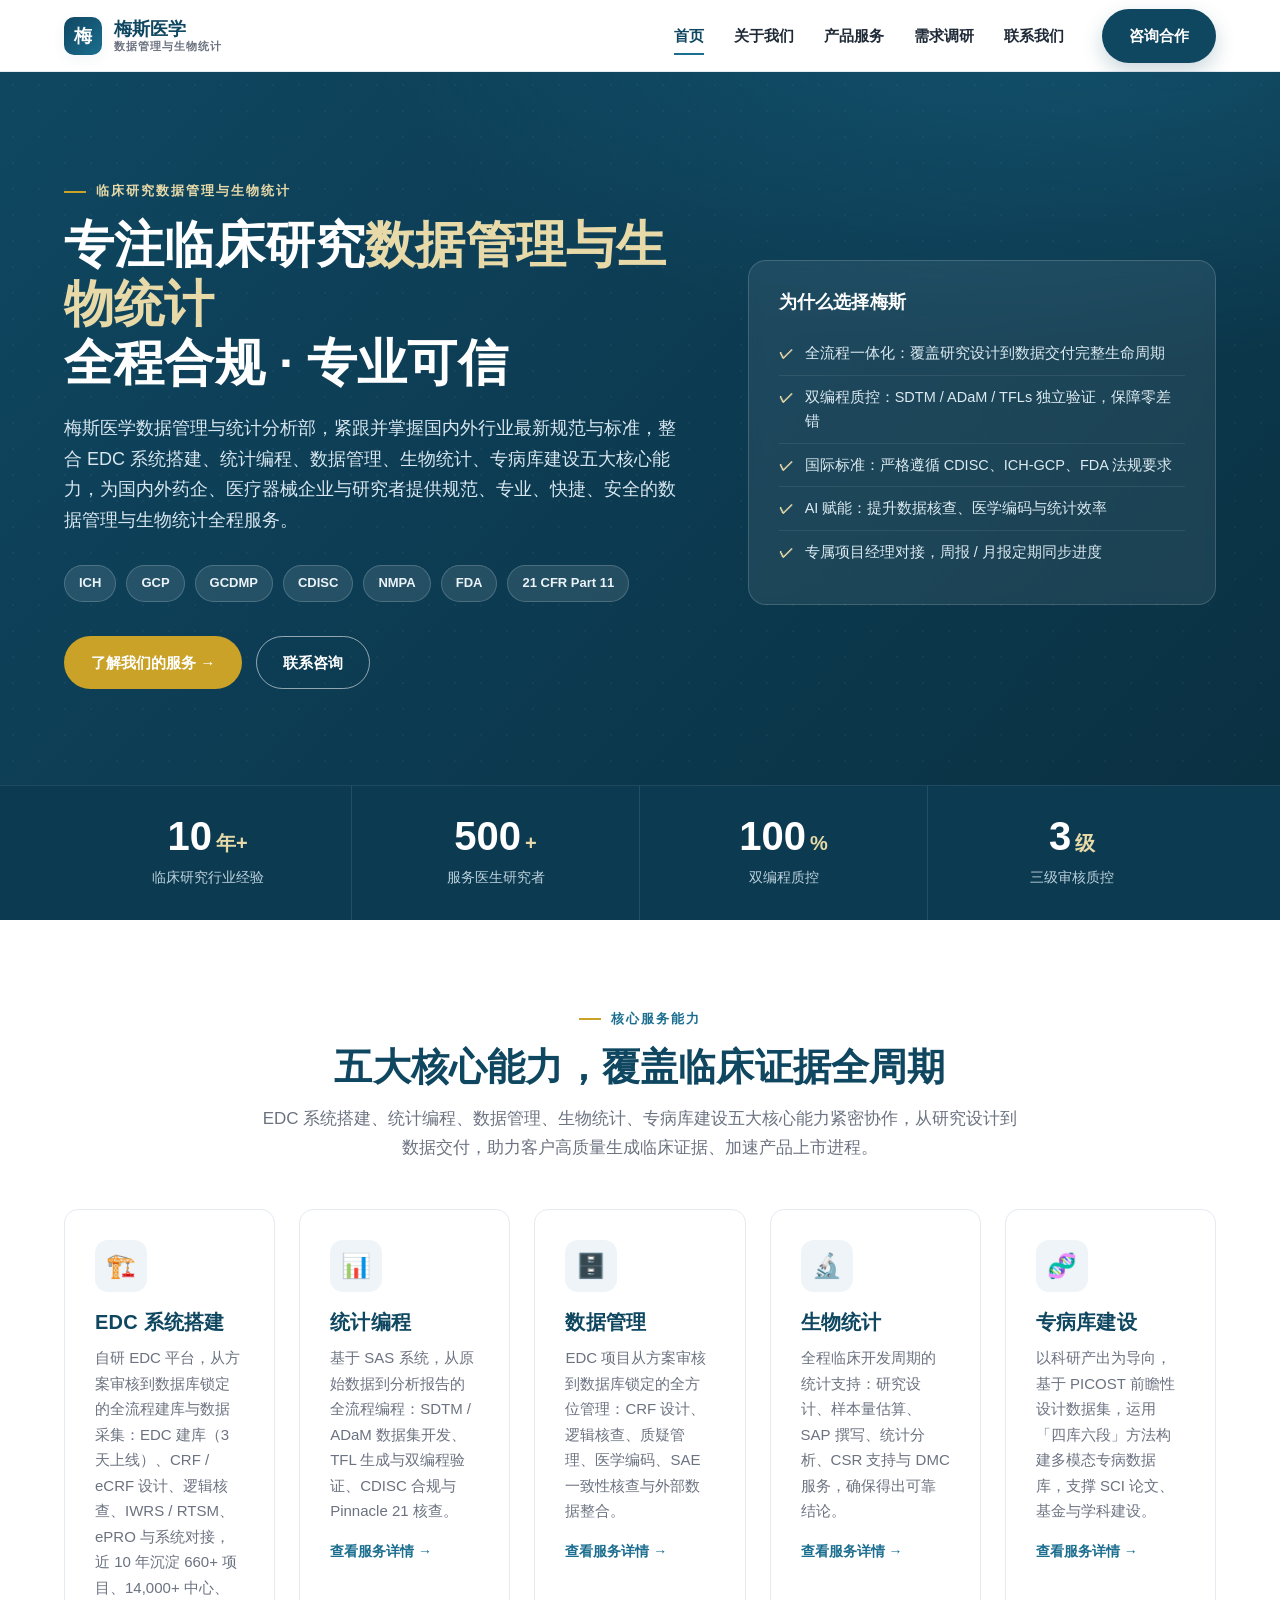
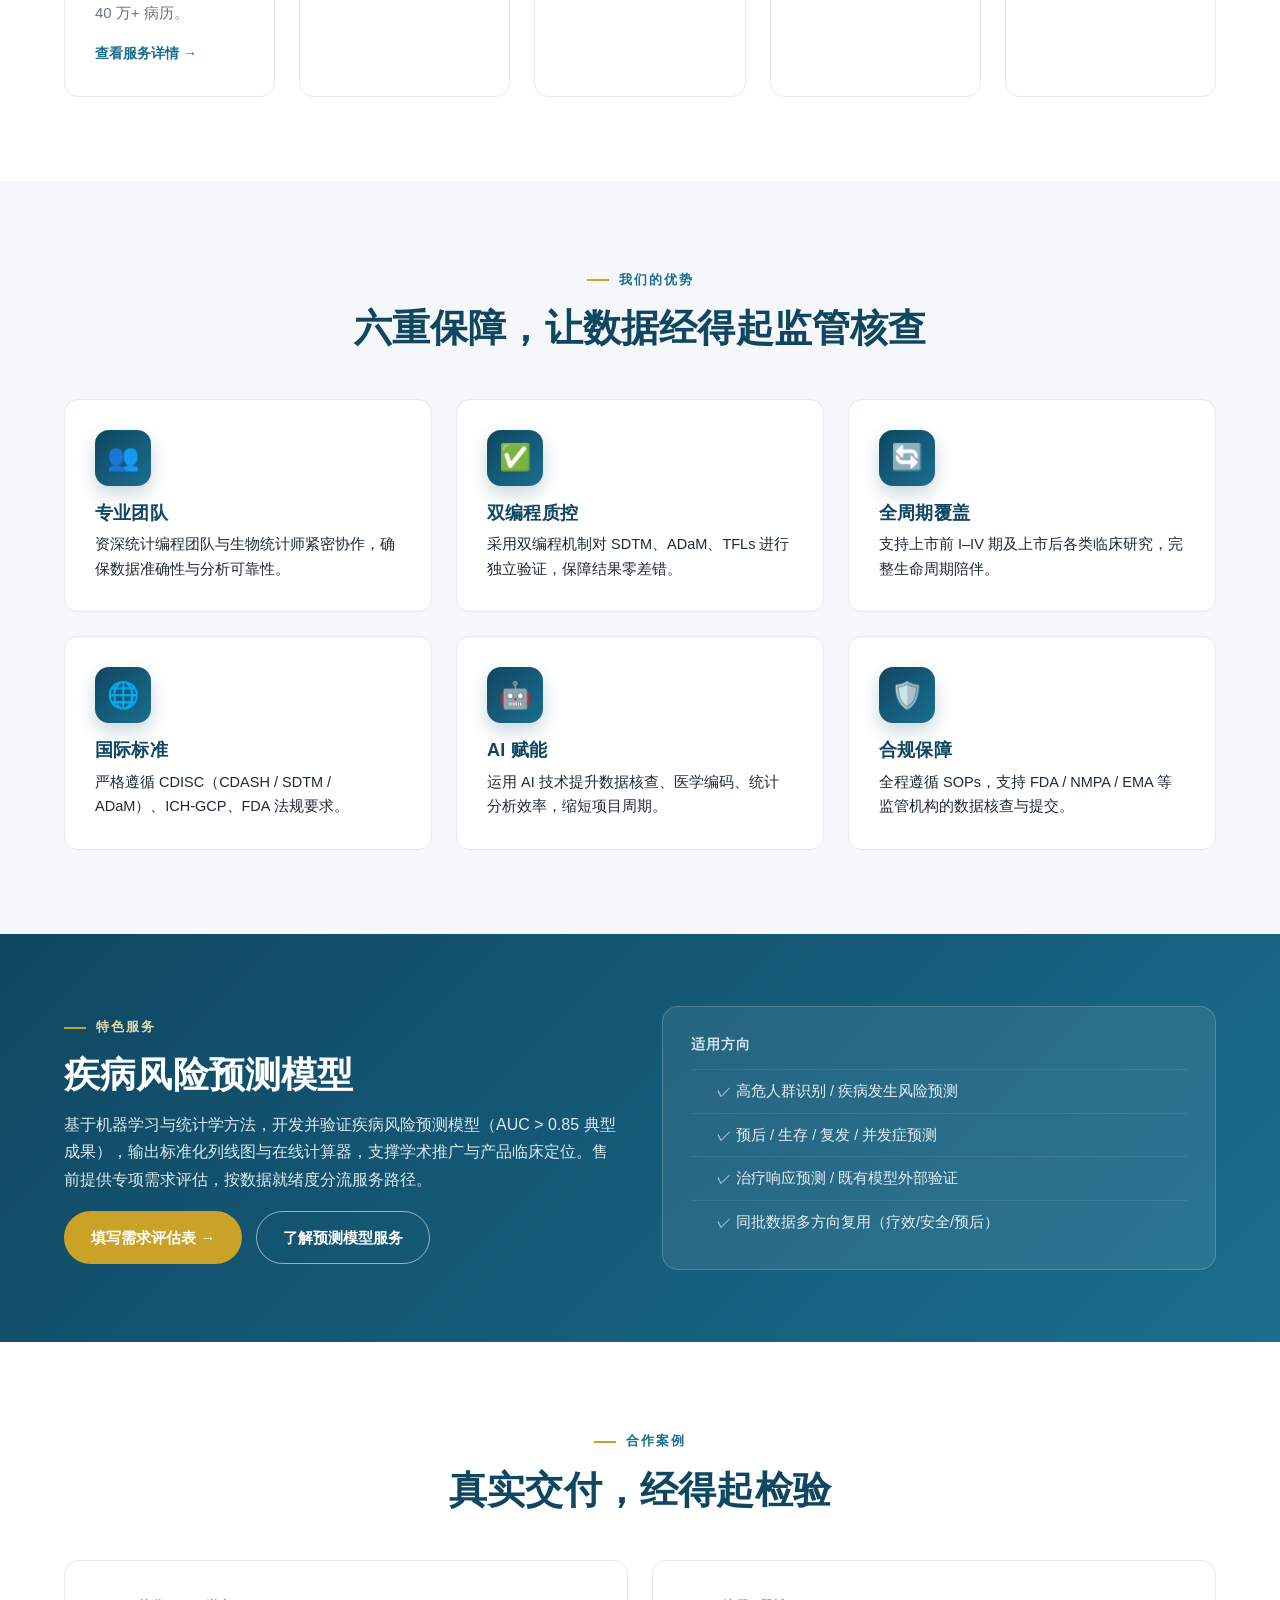
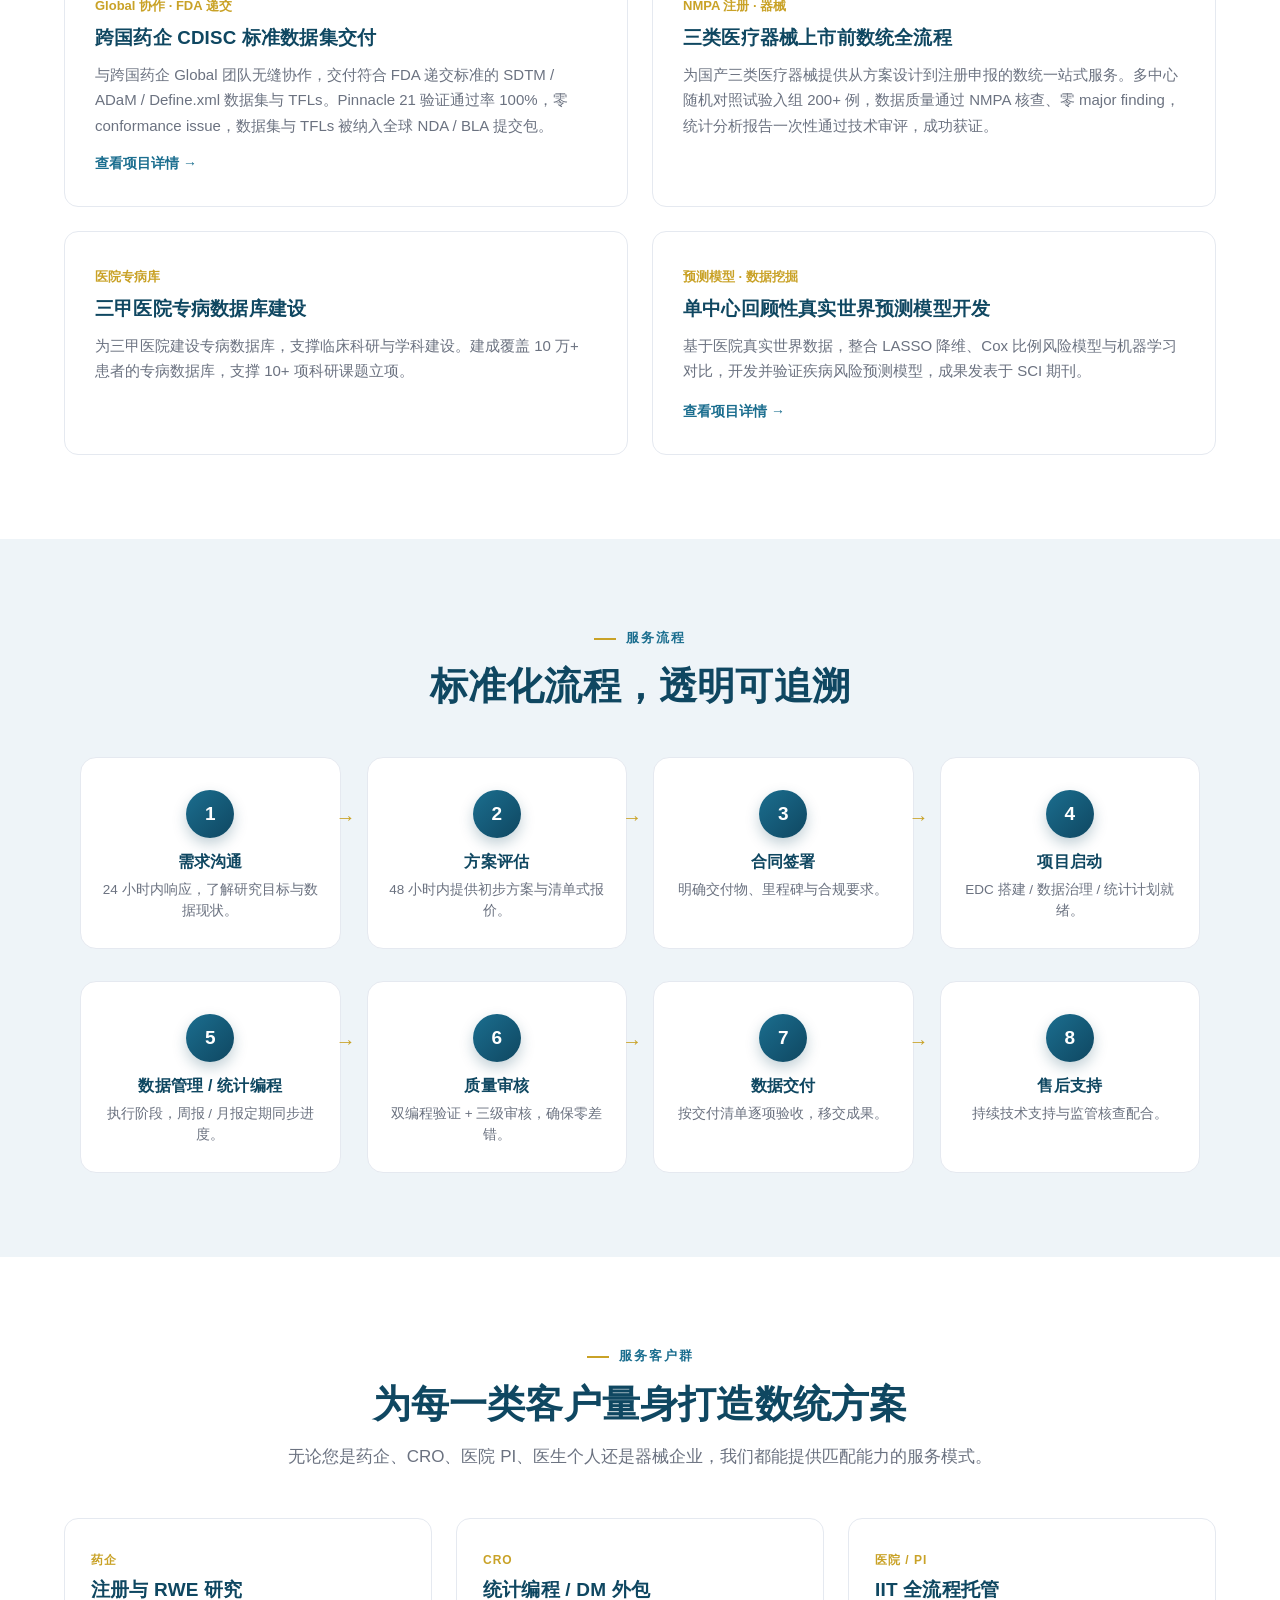
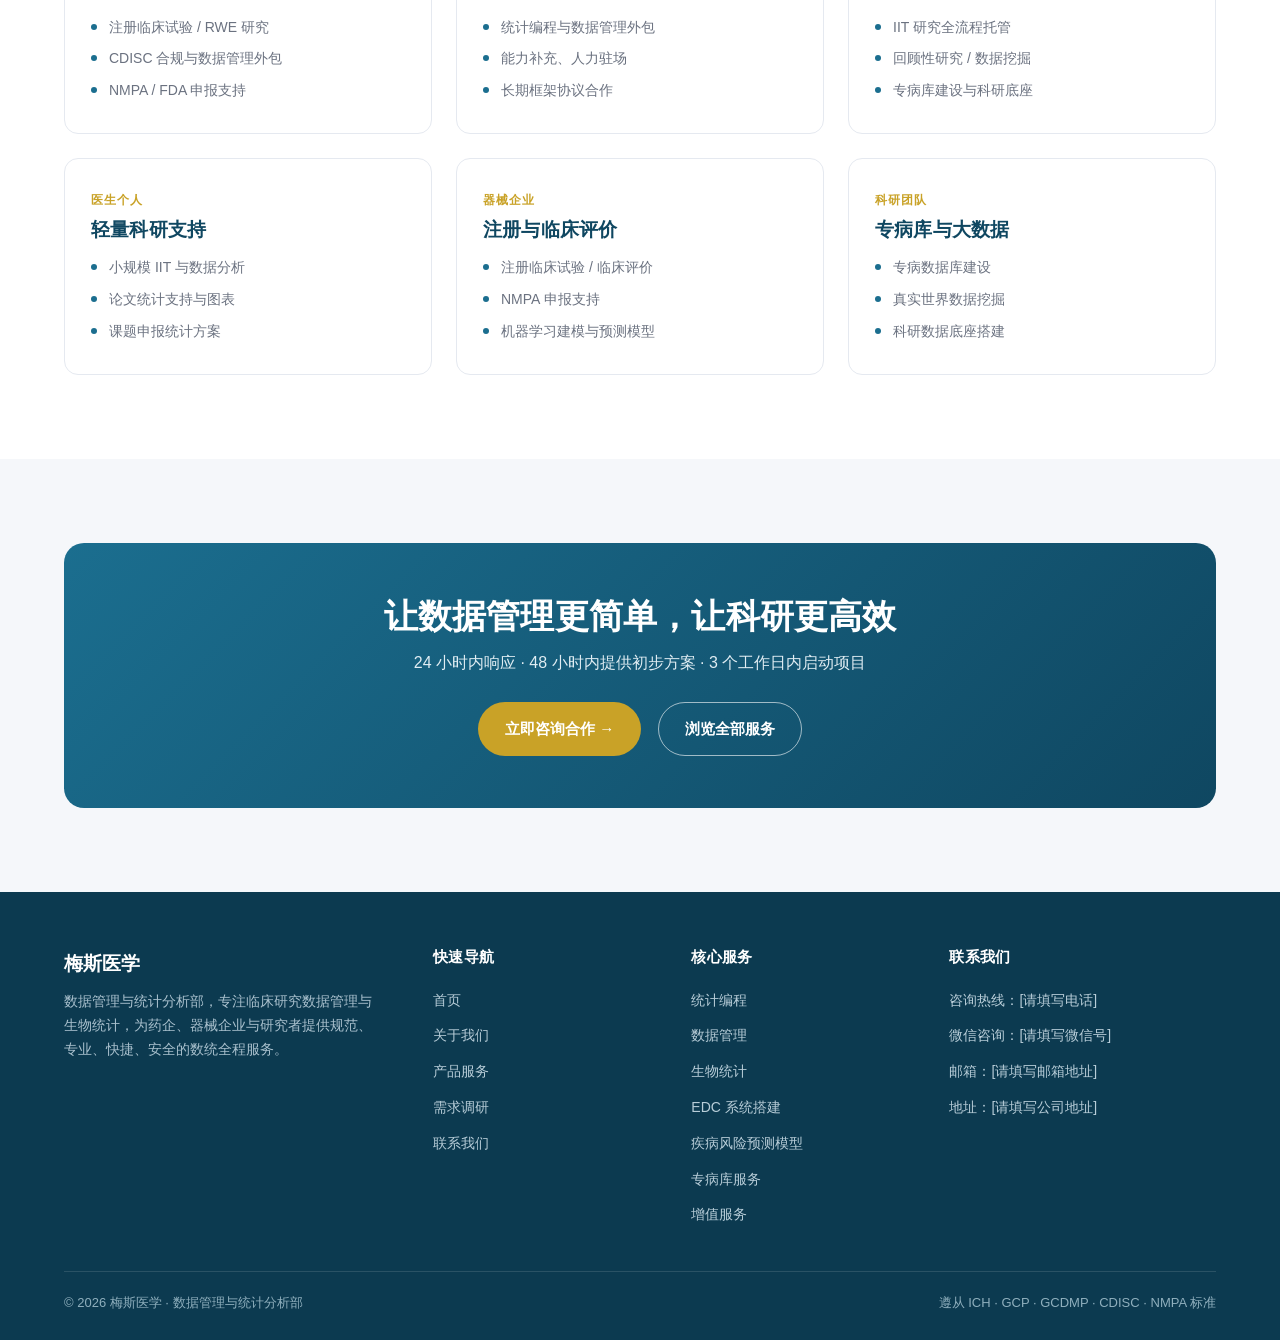
<file: index.html>
<!DOCTYPE html>
<html lang="zh-CN">
<head>
<meta charset="UTF-8">
<meta name="viewport" content="width=device-width, initial-scale=1.0">
<title>梅斯医学 · 临床研究数据管理与生物统计 | 全程合规的数统服务</title>
<meta name="description" content="梅斯医学数据管理与统计分析部，遵从 ICH、GCP、GCDMP、CDISC、NMPA 等标准，为药企、器械企业与研究者提供规范、专业、快捷、安全的数据管理与生物统计全程服务。">
<link rel="stylesheet" href="assets/css/style.css">
</head>
<body>

<!-- ===== Header ===== -->
<header class="site-header">
  <div class="container nav">
    <a class="brand" href="index.html">
      <span class="mark">梅</span>
      <span class="name">梅斯医学<small>数据管理与生物统计</small></span>
    </a>
    <nav class="nav-links" id="navLinks">
      <a href="index.html" class="active">首页</a>
      <a href="about.html">关于我们</a>
      <a href="services.html">产品服务</a>
      <a href="assessment.html">需求调研</a>
      <a href="contact.html">联系我们</a>
      <a class="btn btn-primary nav-cta" href="contact.html">咨询合作</a>
    </nav>
    <button class="hamburger" id="hamburger" aria-label="菜单"><span></span><span></span><span></span></button>
  </div>
</header>

<!-- ===== Hero ===== -->
<section class="hero">
  <div class="container">
    <div class="hero-grid">
      <div>
        <span class="eyebrow" style="color:var(--gold-soft)">临床研究数据管理与生物统计</span>
        <h1>专注临床研究<span class="hl">数据管理与生物统计</span><br>全程合规 · 专业可信</h1>
        <p class="lead">梅斯医学数据管理与统计分析部，紧跟并掌握国内外行业最新规范与标准，整合 EDC 系统搭建、统计编程、数据管理、生物统计、专病库建设五大核心能力，为国内外药企、医疗器械企业与研究者提供规范、专业、快捷、安全的数据管理与生物统计全程服务。</p>
        <div class="standards">
          <span>ICH</span><span>GCP</span><span>GCDMP</span><span>CDISC</span><span>NMPA</span><span>FDA</span><span>21 CFR Part 11</span>
        </div>
        <div class="hero-actions">
          <a class="btn btn-gold" href="services.html">了解我们的服务 →</a>
          <a class="btn btn-outline" href="contact.html">联系咨询</a>
        </div>
      </div>
      <div class="hero-card">
        <h3>为什么选择梅斯</h3>
        <ul>
          <li>全流程一体化：覆盖研究设计到数据交付完整生命周期</li>
          <li>双编程质控：SDTM / ADaM / TFLs 独立验证，保障零差错</li>
          <li>国际标准：严格遵循 CDISC、ICH-GCP、FDA 法规要求</li>
          <li>AI 赋能：提升数据核查、医学编码与统计效率</li>
          <li>专属项目经理对接，周报 / 月报定期同步进度</li>
        </ul>
      </div>
    </div>
  </div>
</section>

<!-- ===== Stats ===== -->
<div class="stats-band">
  <div class="container">
    <div class="stats">
      <div class="stat"><div class="num" data-count="10">0<span class="u">年+</span></div><div class="label">临床研究行业经验</div></div>
      <div class="stat"><div class="num" data-count="500">0<span class="u">+</span></div><div class="label">服务医生研究者</div></div>
      <div class="stat"><div class="num" data-count="100">0<span class="u">%</span></div><div class="label">双编程质控</div></div>
      <div class="stat"><div class="num" data-count="3">0<span class="u">级</span></div><div class="label">三级审核质控</div></div>
    </div>
  </div>
</div>

<!-- ===== 五大核心能力 ===== -->
<section>
  <div class="container">
    <div class="section-head center reveal">
      <span class="eyebrow">核心服务能力</span>
      <h2 class="section-title">五大核心能力，覆盖临床证据全周期</h2>
      <p class="section-lead">EDC 系统搭建、统计编程、数据管理、生物统计、专病库建设五大核心能力紧密协作，从研究设计到数据交付，助力客户高质量生成临床证据、加速产品上市进程。</p>
    </div>
    <div class="grid grid-5">
      <a class="card svc-card reveal" href="services.html#edc">
        <div class="ic">🏗️</div>
        <h3>EDC 系统搭建</h3>
        <p>自研 EDC 平台，从方案审核到数据库锁定的全流程建库与数据采集：EDC 建库（3 天上线）、CRF / eCRF 设计、逻辑核查、IWRS / RTSM、ePRO 与系统对接，近 10 年沉淀 660+ 项目、14,000+ 中心、40 万+ 病历。</p>
        <span class="more">查看服务详情 →</span>
      </a>
      <a class="card svc-card reveal" href="services.html#programming">
        <div class="ic">📊</div>
        <h3>统计编程</h3>
        <p>基于 SAS 系统，从原始数据到分析报告的全流程编程：SDTM / ADaM 数据集开发、TFL 生成与双编程验证、CDISC 合规与 Pinnacle 21 核查。</p>
        <span class="more">查看服务详情 →</span>
      </a>
      <a class="card svc-card reveal" href="services.html#dm">
        <div class="ic">🗄️</div>
        <h3>数据管理</h3>
        <p>EDC 项目从方案审核到数据库锁定的全方位管理：CRF 设计、逻辑核查、质疑管理、医学编码、SAE 一致性核查与外部数据整合。</p>
        <span class="more">查看服务详情 →</span>
      </a>
      <a class="card svc-card reveal" href="services.html#biostat">
        <div class="ic">🔬</div>
        <h3>生物统计</h3>
        <p>全程临床开发周期的统计支持：研究设计、样本量估算、SAP 撰写、统计分析、CSR 支持与 DMC 服务，确保得出可靠结论。</p>
        <span class="more">查看服务详情 →</span>
      </a>
      <a class="card svc-card reveal" href="services.html#specialty-build">
        <div class="ic">🧬</div>
        <h3>专病库建设</h3>
        <p>以科研产出为导向，基于 PICOST 前瞻性设计数据集，运用「四库六段」方法构建多模态专病数据库，支撑 SCI 论文、基金与学科建设。</p>
        <span class="more">查看服务详情 →</span>
      </a>
    </div>
  </div>
</section>

<!-- ===== 核心优势 ===== -->
<section class="section-soft">
  <div class="container">
    <div class="section-head center reveal">
      <span class="eyebrow">我们的优势</span>
      <h2 class="section-title">六重保障，让数据经得起监管核查</h2>
    </div>
    <div class="grid grid-3">
      <div class="card adv reveal"><div class="ic">👥</div><h3>专业团队</h3><p>资深统计编程团队与生物统计师紧密协作，确保数据准确性与分析可靠性。</p></div>
      <div class="card adv reveal"><div class="ic">✅</div><h3>双编程质控</h3><p>采用双编程机制对 SDTM、ADaM、TFLs 进行独立验证，保障结果零差错。</p></div>
      <div class="card adv reveal"><div class="ic">🔄</div><h3>全周期覆盖</h3><p>支持上市前 I–IV 期及上市后各类临床研究，完整生命周期陪伴。</p></div>
      <div class="card adv reveal"><div class="ic">🌐</div><h3>国际标准</h3><p>严格遵循 CDISC（CDASH / SDTM / ADaM）、ICH-GCP、FDA 法规要求。</p></div>
      <div class="card adv reveal"><div class="ic">🤖</div><h3>AI 赋能</h3><p>运用 AI 技术提升数据核查、医学编码、统计分析效率，缩短项目周期。</p></div>
      <div class="card adv reveal"><div class="ic">🛡️</div><h3>合规保障</h3><p>全程遵循 SOPs，支持 FDA / NMPA / EMA 等监管机构的数据核查与提交。</p></div>
    </div>
  </div>
</section>

<!-- ===== 特色服务：疾病风险预测模型 ===== -->
<section style="background:linear-gradient(135deg,#0F4761,#1B6E8F);color:#fff;padding:72px 0">
  <div class="container">
    <div class="grid grid-2" style="align-items:center;gap:44px">
      <div class="reveal">
        <span class="eyebrow" style="color:var(--gold-soft)">特色服务</span>
        <h2 style="color:#fff;font-size:clamp(26px,3.2vw,36px)">疾病风险预测模型</h2>
        <p style="color:#dceaf1;font-size:16px;margin:14px 0 18px">基于机器学习与统计学方法，开发并验证疾病风险预测模型（AUC &gt; 0.85 典型成果），输出标准化列线图与在线计算器，支撑学术推广与产品临床定位。售前提供专项需求评估，按数据就绪度分流服务路径。</p>
        <div style="display:flex;gap:14px;flex-wrap:wrap">
          <a class="btn btn-gold" href="assessment.html">填写需求评估表 →</a>
          <a class="btn btn-outline" href="services.html#predict">了解预测模型服务</a>
        </div>
      </div>
      <div class="reveal">
        <div style="background:rgba(255,255,255,.08);border:1px solid rgba(255,255,255,.18);border-radius:16px;padding:26px 28px">
          <div style="color:#cfe6f1;font-weight:700;margin-bottom:12px;font-size:14px;letter-spacing:1px">适用方向</div>
          <ul style="list-style:none">
            <li style="padding:9px 0 9px 26px;position:relative;color:#e6f0f5;font-size:14.5px;border-top:1px solid rgba(255,255,255,.08)">✓ 高危人群识别 / 疾病发生风险预测</li>
            <li style="padding:9px 0 9px 26px;position:relative;color:#e6f0f5;font-size:14.5px;border-top:1px solid rgba(255,255,255,.08)">✓ 预后 / 生存 / 复发 / 并发症预测</li>
            <li style="padding:9px 0 9px 26px;position:relative;color:#e6f0f5;font-size:14.5px;border-top:1px solid rgba(255,255,255,.08)">✓ 治疗响应预测 / 既有模型外部验证</li>
            <li style="padding:9px 0 9px 26px;position:relative;color:#e6f0f5;font-size:14.5px;border-top:1px solid rgba(255,255,255,.08)">✓ 同批数据多方向复用（疗效/安全/预后）</li>
          </ul>
        </div>
      </div>
    </div>
  </div>
</section>

<!-- ===== 成功案例 ===== -->
<section id="cases">
  <div class="container">
    <div class="section-head center reveal">
      <span class="eyebrow">合作案例</span>
      <h2 class="section-title">真实交付，经得起检验</h2>
    </div>
    <div class="grid grid-2">
      <a class="card reveal" href="case-cdisc.html" style="display:block">
        <span class="tag" style="color:var(--gold);font-weight:700;font-size:13px">Global 协作 · FDA 递交</span>
        <h3 style="margin:8px 0 12px">跨国药企 CDISC 标准数据集交付</h3>
        <p class="muted" style="font-size:15px">与跨国药企 Global 团队无缝协作，交付符合 FDA 递交标准的 SDTM / ADaM / Define.xml 数据集与 TFLs。Pinnacle 21 验证通过率 100%，零 conformance issue，数据集与 TFLs 被纳入全球 NDA / BLA 提交包。</p>
        <span class="more" style="display:inline-block;margin-top:14px;color:var(--teal);font-weight:700;font-size:14px">查看项目详情 →</span>
      </a>
      <div class="card reveal">
        <span class="tag" style="color:var(--gold);font-weight:700;font-size:13px">NMPA 注册 · 器械</span>
        <h3 style="margin:8px 0 12px">三类医疗器械上市前数统全流程</h3>
        <p class="muted" style="font-size:15px">为国产三类医疗器械提供从方案设计到注册申报的数统一站式服务。多中心随机对照试验入组 200+ 例，数据质量通过 NMPA 核查、零 major finding，统计分析报告一次性通过技术审评，成功获证。</p>
      </div>
      <div class="card reveal">
        <span class="tag" style="color:var(--gold);font-weight:700;font-size:13px">医院专病库</span>
        <h3 style="margin:8px 0 12px">三甲医院专病数据库建设</h3>
        <p class="muted" style="font-size:15px">为三甲医院建设专病数据库，支撑临床科研与学科建设。建成覆盖 10 万+ 患者的专病数据库，支撑 10+ 项科研课题立项。</p>
      </div>
      <a class="card reveal" href="case-predict.html" style="display:block">
        <span class="tag" style="color:var(--gold);font-weight:700;font-size:13px">预测模型 · 数据挖掘</span>
        <h3 style="margin:8px 0 12px">单中心回顾性真实世界预测模型开发</h3>
        <p class="muted" style="font-size:15px">基于医院真实世界数据，整合 LASSO 降维、Cox 比例风险模型与机器学习对比，开发并验证疾病风险预测模型，成果发表于 SCI 期刊。</p>
        <span class="more" style="color:var(--teal);font-weight:700;font-size:14px;display:inline-block;margin-top:16px">查看项目详情 →</span>
      </a>
    </div>
  </div>
</section>

<!-- ===== 服务流程 ===== -->
<section class="section-tint">
  <div class="container">
    <div class="section-head center reveal">
      <span class="eyebrow">服务流程</span>
      <h2 class="section-title">标准化流程，透明可追溯</h2>
    </div>
    <div class="process-flow reveal">
      <div class="flow-card"><div class="num">1</div><h4>需求沟通</h4><p>24 小时内响应，了解研究目标与数据现状。</p></div>
      <div class="flow-card"><div class="num">2</div><h4>方案评估</h4><p>48 小时内提供初步方案与清单式报价。</p></div>
      <div class="flow-card"><div class="num">3</div><h4>合同签署</h4><p>明确交付物、里程碑与合规要求。</p></div>
      <div class="flow-card"><div class="num">4</div><h4>项目启动</h4><p>EDC 搭建 / 数据治理 / 统计计划就绪。</p></div>
      <div class="flow-card"><div class="num">5</div><h4>数据管理 / 统计编程</h4><p>执行阶段，周报 / 月报定期同步进度。</p></div>
      <div class="flow-card"><div class="num">6</div><h4>质量审核</h4><p>双编程验证 + 三级审核，确保零差错。</p></div>
      <div class="flow-card"><div class="num">7</div><h4>数据交付</h4><p>按交付清单逐项验收，移交成果。</p></div>
      <div class="flow-card"><div class="num">8</div><h4>售后支持</h4><p>持续技术支持与监管核查配合。</p></div>
    </div>
  </div>
</section>

<!-- ===== 客户群体 ===== -->
<section>
  <div class="container">
    <div class="section-head center reveal">
      <span class="eyebrow">服务客户群</span>
      <h2 class="section-title">为每一类客户量身打造数统方案</h2>
      <p class="section-lead">无论您是药企、CRO、医院 PI、医生个人还是器械企业，我们都能提供匹配能力的服务模式。</p>
    </div>
    <div class="grid grid-3">
      <div class="client-card reveal"><span class="tag">药企</span><h3>注册与 RWE 研究</h3><ul><li>注册临床试验 / RWE 研究</li><li>CDISC 合规与数据管理外包</li><li>NMPA / FDA 申报支持</li></ul></div>
      <div class="client-card reveal"><span class="tag">CRO</span><h3>统计编程 / DM 外包</h3><ul><li>统计编程与数据管理外包</li><li>能力补充、人力驻场</li><li>长期框架协议合作</li></ul></div>
      <div class="client-card reveal"><span class="tag">医院 / PI</span><h3>IIT 全流程托管</h3><ul><li>IIT 研究全流程托管</li><li>回顾性研究 / 数据挖掘</li><li>专病库建设与科研底座</li></ul></div>
      <div class="client-card reveal"><span class="tag">医生个人</span><h3>轻量科研支持</h3><ul><li>小规模 IIT 与数据分析</li><li>论文统计支持与图表</li><li>课题申报统计方案</li></ul></div>
      <div class="client-card reveal"><span class="tag">器械企业</span><h3>注册与临床评价</h3><ul><li>注册临床试验 / 临床评价</li><li>NMPA 申报支持</li><li>机器学习建模与预测模型</li></ul></div>
      <div class="client-card reveal"><span class="tag">科研团队</span><h3>专病库与大数据</h3><ul><li>专病数据库建设</li><li>真实世界数据挖掘</li><li>科研数据底座搭建</li></ul></div>
    </div>
  </div>
</section>

<!-- ===== CTA ===== -->
<section class="section-soft">
  <div class="container">
    <div class="cta-band reveal">
      <h2>让数据管理更简单，让科研更高效</h2>
      <p>24 小时内响应 · 48 小时内提供初步方案 · 3 个工作日内启动项目</p>
      <a class="btn btn-gold" href="contact.html">立即咨询合作 →</a>
      <a class="btn btn-outline" href="services.html" style="margin-left:12px">浏览全部服务</a>
    </div>
  </div>
</section>

<!-- ===== Footer ===== -->
<footer class="site-footer">
  <div class="container">
    <div class="footer-grid">
      <div class="footer-brand">
        <div class="name">梅斯医学</div>
        <p>数据管理与统计分析部，专注临床研究数据管理与生物统计，为药企、器械企业与研究者提供规范、专业、快捷、安全的数统全程服务。</p>
      </div>
      <div class="footer-links">
        <h4>快速导航</h4>
        <a href="index.html">首页</a>
        <a href="about.html">关于我们</a>
        <a href="services.html">产品服务</a>
        <a href="assessment.html">需求调研</a>
        <a href="contact.html">联系我们</a>
      </div>
      <div class="footer-links">
        <h4>核心服务</h4>
        <a href="services.html#programming">统计编程</a>
        <a href="services.html#dm">数据管理</a>
        <a href="services.html#biostat">生物统计</a>
        <a href="services.html#edc">EDC 系统搭建</a>
        <a href="services.html#predict">疾病风险预测模型</a>
        <a href="services.html#specialty">专病库服务</a>
        <a href="services.html#value">增值服务</a>
      </div>
      <div>
        <h4>联系我们</h4>
        <ul class="footer-contact">
          <li>咨询热线：[请填写电话]</li>
          <li>微信咨询：[请填写微信号]</li>
          <li>邮箱：[请填写邮箱地址]</li>
          <li>地址：[请填写公司地址]</li>
        </ul>
      </div>
    </div>
    <div class="footer-bottom">
      <span>© 2026 梅斯医学 · 数据管理与统计分析部</span>
      <span>遵从 ICH · GCP · GCDMP · CDISC · NMPA 标准</span>
    </div>
  </div>
</footer>

<script src="assets/js/main.js"></script>
</body>
</html>
</file>
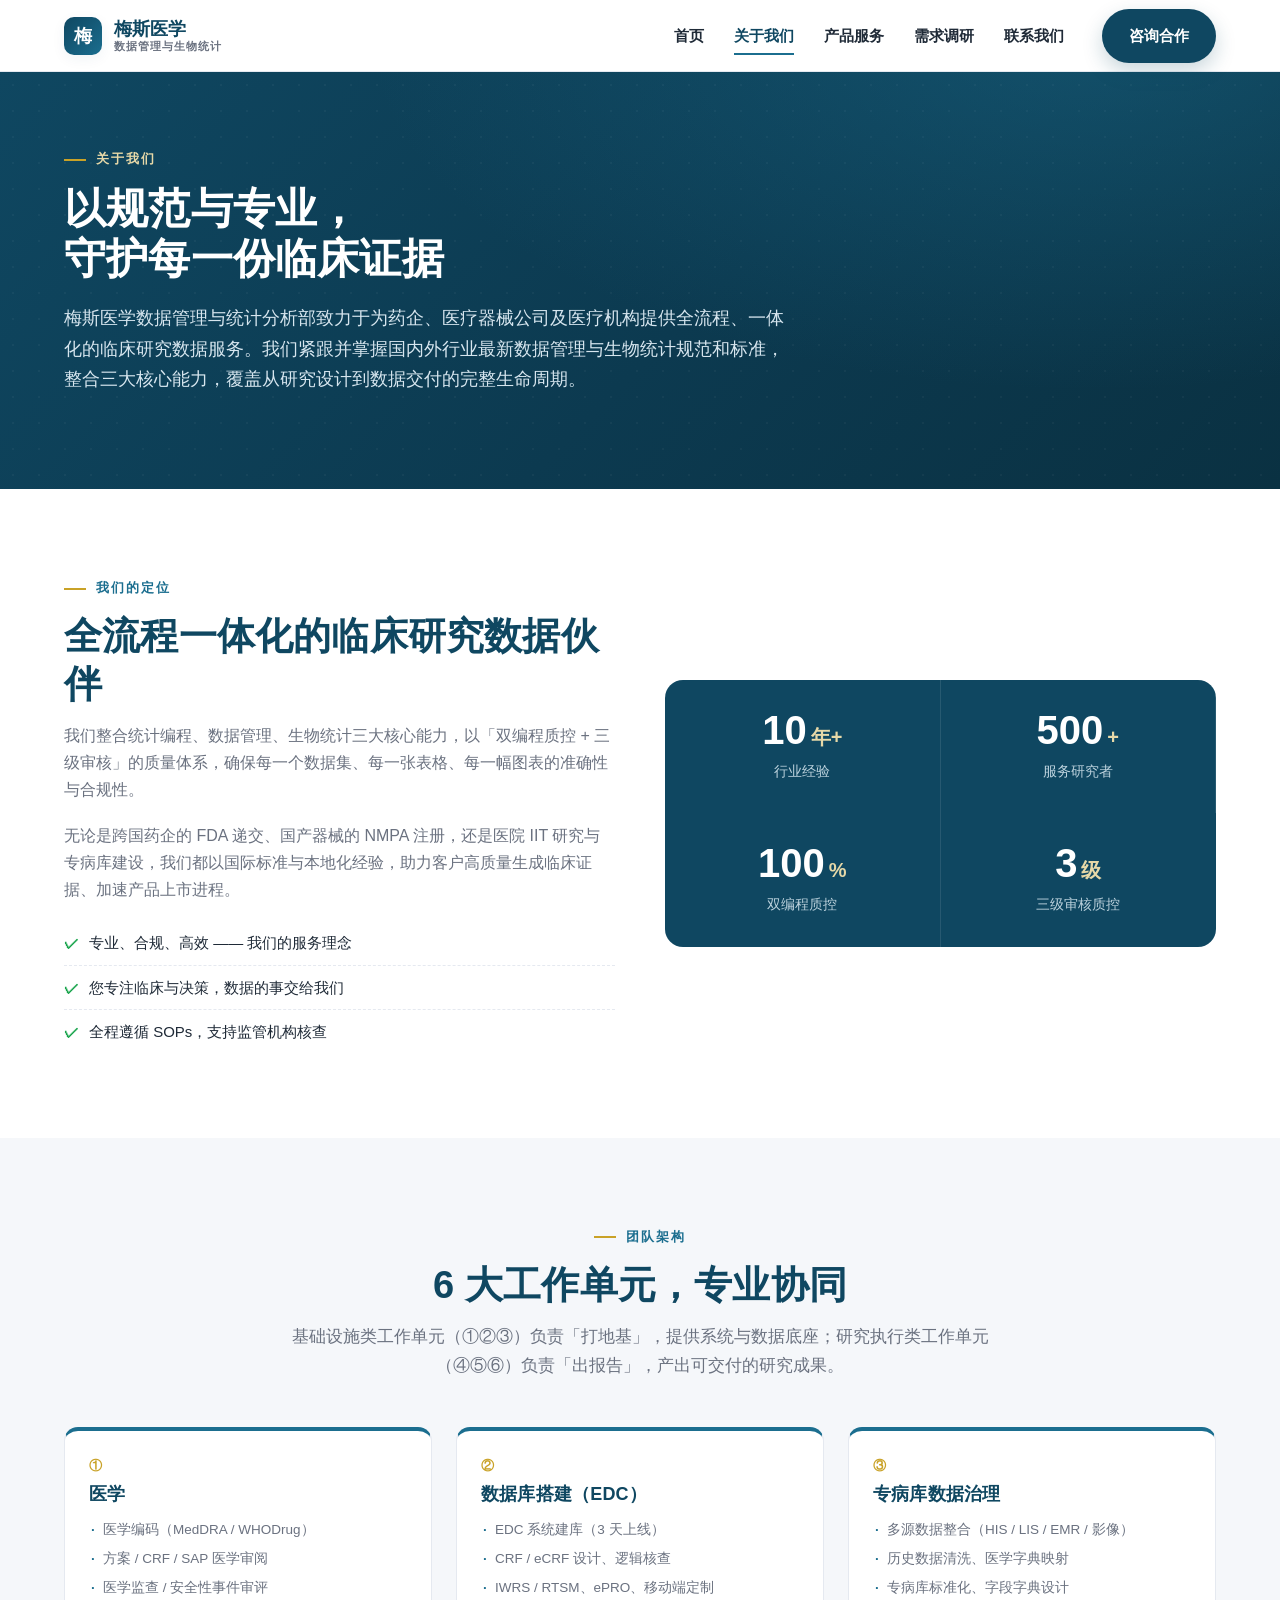
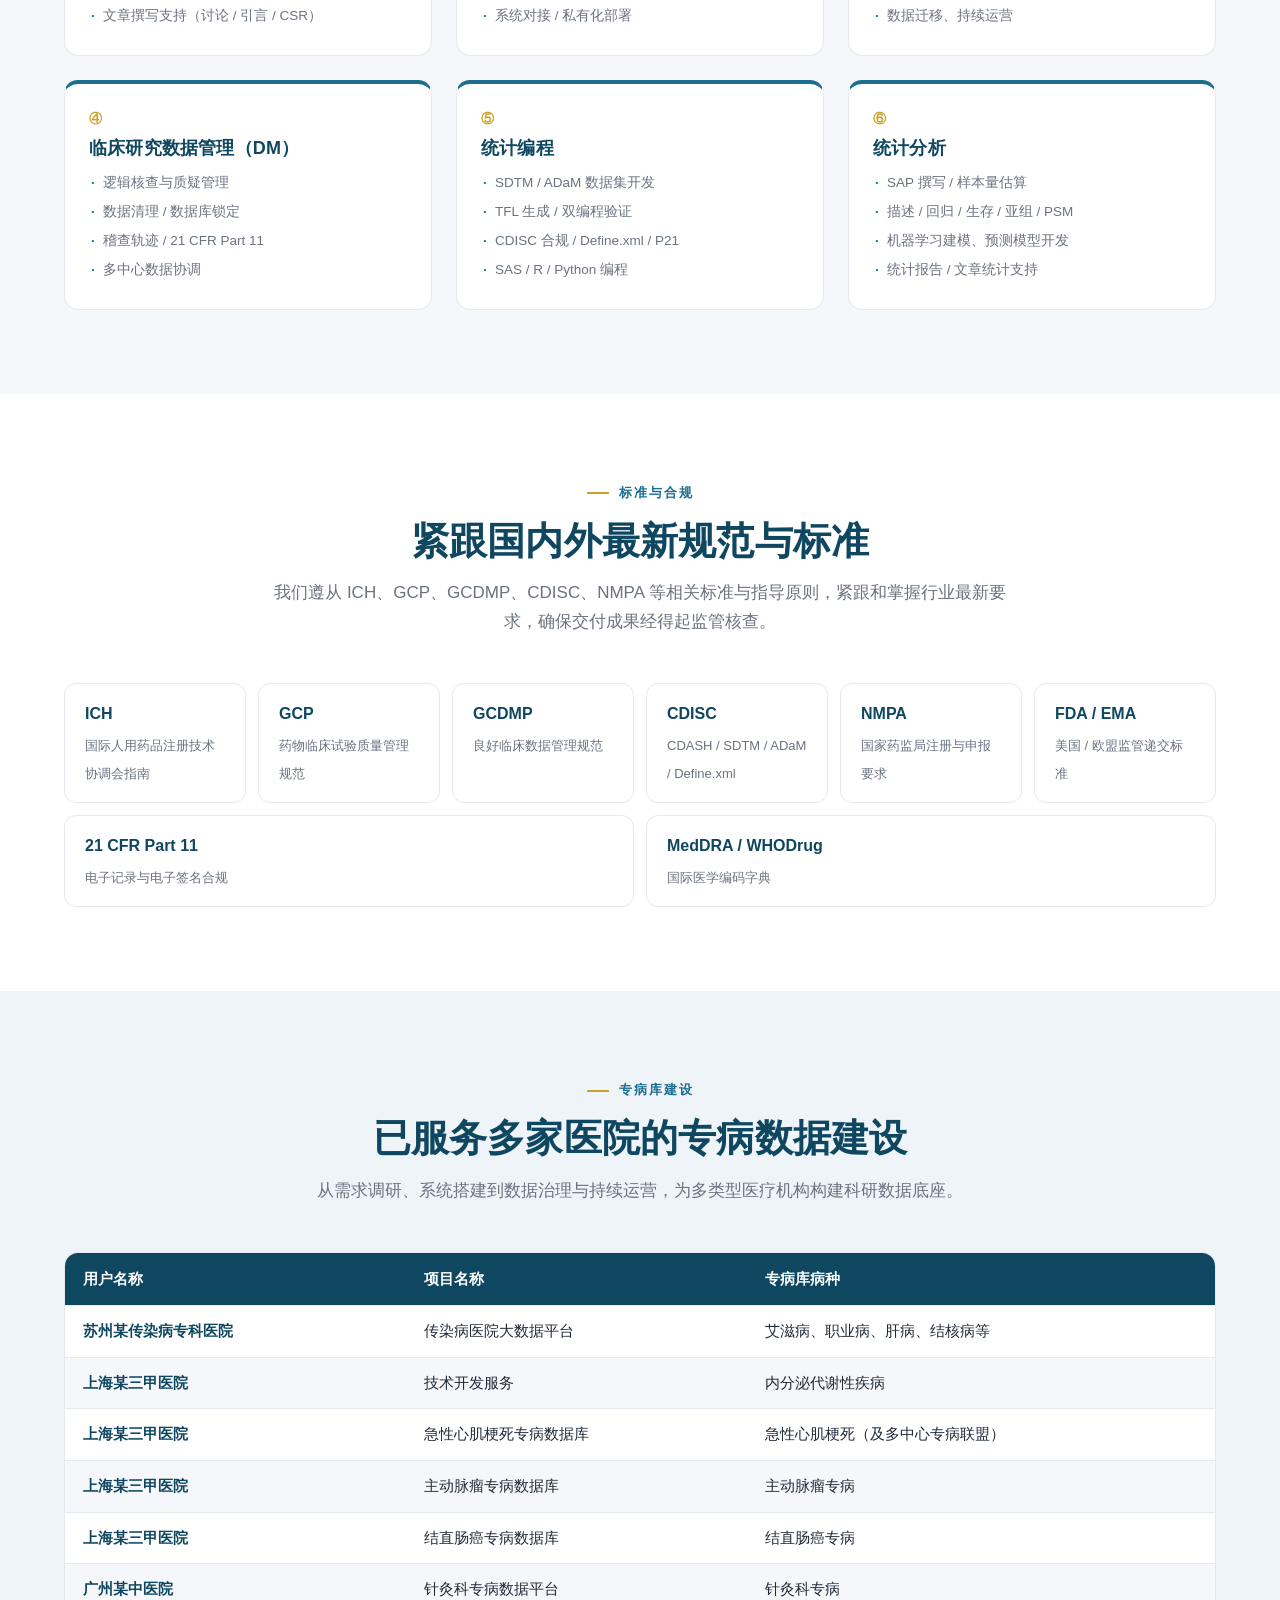
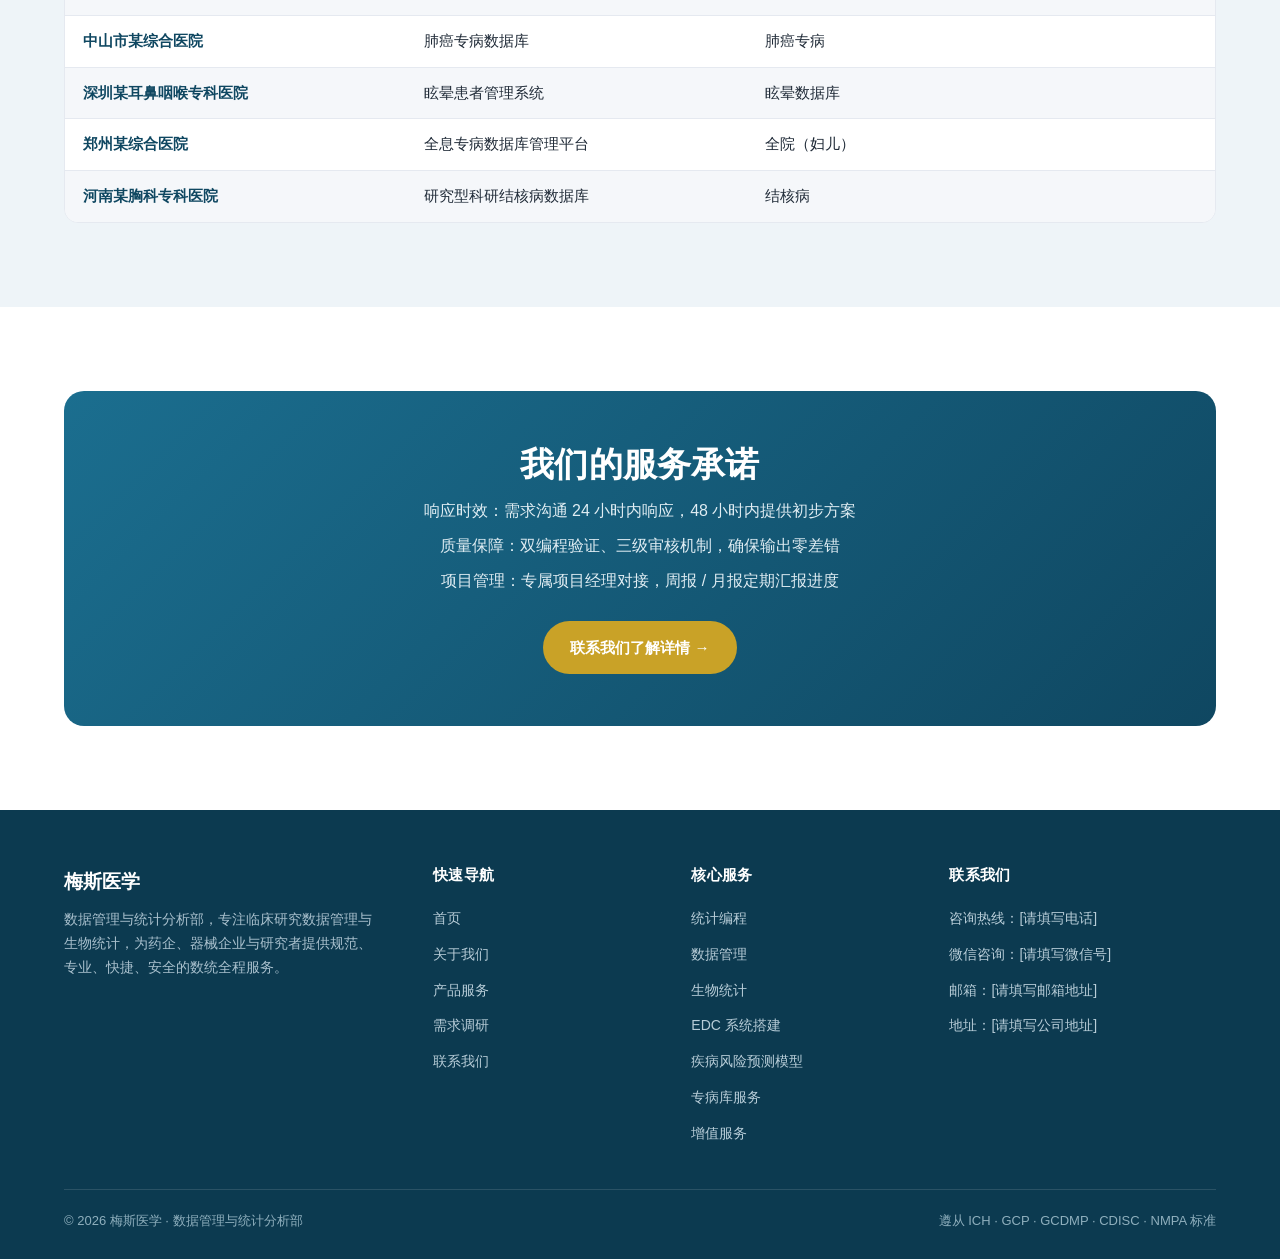
<file: about.html>
<!DOCTYPE html>
<html lang="zh-CN">
<head>
<meta charset="UTF-8">
<meta name="viewport" content="width=device-width, initial-scale=1.0">
<title>关于我们 | 梅斯医学 · 数据管理与生物统计</title>
<meta name="description" content="梅斯医学数据管理与统计分析部：25 人专业团队，6 大工作单元，严格遵循 ICH、GCP、GCDMP、CDISC、NMPA 等国内外标准，提供全流程临床研究数据服务。">
<link rel="stylesheet" href="assets/css/style.css">
</head>
<body>

<!-- ===== Header ===== -->
<header class="site-header">
  <div class="container nav">
    <a class="brand" href="index.html">
      <span class="mark">梅</span>
      <span class="name">梅斯医学<small>数据管理与生物统计</small></span>
    </a>
    <nav class="nav-links" id="navLinks">
      <a href="index.html">首页</a>
      <a href="about.html" class="active">关于我们</a>
      <a href="services.html">产品服务</a>
      <a href="assessment.html">需求调研</a>
      <a href="contact.html">联系我们</a>
      <a class="btn btn-primary nav-cta" href="contact.html">咨询合作</a>
    </nav>
    <button class="hamburger" id="hamburger" aria-label="菜单"><span></span><span></span><span></span></button>
  </div>
</header>

<!-- ===== 子页 Hero ===== -->
<section class="hero" style="padding:72px 0 64px">
  <div class="container">
    <span class="eyebrow" style="color:var(--gold-soft)">关于我们</span>
    <h1 style="font-size:clamp(28px,3.6vw,42px)">以规范与专业，<br>守护每一份临床证据</h1>
    <p class="lead" style="max-width:720px">梅斯医学数据管理与统计分析部致力于为药企、医疗器械公司及医疗机构提供全流程、一体化的临床研究数据服务。我们紧跟并掌握国内外行业最新数据管理与生物统计规范和标准，整合三大核心能力，覆盖从研究设计到数据交付的完整生命周期。</p>
  </div>
</section>

<!-- ===== 公司介绍 ===== -->
<section>
  <div class="container">
    <div class="grid grid-2" style="align-items:center;gap:50px">
      <div class="reveal">
        <span class="eyebrow">我们的定位</span>
        <h2 class="section-title">全流程一体化的临床研究数据伙伴</h2>
        <p class="muted" style="font-size:16px;margin-bottom:18px">我们整合统计编程、数据管理、生物统计三大核心能力，以「双编程质控 + 三级审核」的质量体系，确保每一个数据集、每一张表格、每一幅图表的准确性与合规性。</p>
        <p class="muted" style="font-size:16px;margin-bottom:18px">无论是跨国药企的 FDA 递交、国产器械的 NMPA 注册，还是医院 IIT 研究与专病库建设，我们都以国际标准与本地化经验，助力客户高质量生成临床证据、加速产品上市进程。</p>
        <ul class="checklist">
          <li><span class="tick">✓</span> 专业、合规、高效 —— 我们的服务理念</li>
          <li><span class="tick">✓</span> 您专注临床与决策，数据的事交给我们</li>
          <li><span class="tick">✓</span> 全程遵循 SOPs，支持监管机构核查</li>
        </ul>
      </div>
      <div class="reveal">
        <div class="stats" style="grid-template-columns:1fr 1fr;background:var(--navy);border-radius:18px;overflow:hidden">
          <div class="stat"><div class="num" data-count="10">0<span class="u">年+</span></div><div class="label">行业经验</div></div>
          <div class="stat"><div class="num" data-count="500">0<span class="u">+</span></div><div class="label">服务研究者</div></div>
          <div class="stat"><div class="num" data-count="100">0<span class="u">%</span></div><div class="label">双编程质控</div></div>
          <div class="stat"><div class="num" data-count="3">0<span class="u">级</span></div><div class="label">三级审核质控</div></div>
        </div>
      </div>
    </div>
  </div>
</section>

<!-- ===== 团队架构 / 工作单元 ===== -->
<section class="section-soft">
  <div class="container">
    <div class="section-head center reveal">
      <span class="eyebrow">团队架构</span>
      <h2 class="section-title">6 大工作单元，专业协同</h2>
      <p class="section-lead">基础设施类工作单元（①②③）负责「打地基」，提供系统与数据底座；研究执行类工作单元（④⑤⑥）负责「出报告」，产出可交付的研究成果。</p>
    </div>
    <div class="grid grid-3">
      <div class="unit-card reveal"><div class="no">①</div><h3>医学</h3>
        <ul><li>医学编码（MedDRA / WHODrug）</li><li>方案 / CRF / SAP 医学审阅</li><li>医学监查 / 安全性事件审评</li><li>文章撰写支持（讨论 / 引言 / CSR）</li></ul></div>
      <div class="unit-card reveal"><div class="no">②</div><h3>数据库搭建（EDC）</h3>
        <ul><li>EDC 系统建库（3 天上线）</li><li>CRF / eCRF 设计、逻辑核查</li><li>IWRS / RTSM、ePRO、移动端定制</li><li>系统对接 / 私有化部署</li></ul></div>
      <div class="unit-card reveal"><div class="no">③</div><h3>专病库数据治理</h3>
        <ul><li>多源数据整合（HIS / LIS / EMR / 影像）</li><li>历史数据清洗、医学字典映射</li><li>专病库标准化、字段字典设计</li><li>数据迁移、持续运营</li></ul></div>
      <div class="unit-card reveal"><div class="no">④</div><h3>临床研究数据管理（DM）</h3>
        <ul><li>逻辑核查与质疑管理</li><li>数据清理 / 数据库锁定</li><li>稽查轨迹 / 21 CFR Part 11</li><li>多中心数据协调</li></ul></div>
      <div class="unit-card reveal"><div class="no">⑤</div><h3>统计编程</h3>
        <ul><li>SDTM / ADaM 数据集开发</li><li>TFL 生成 / 双编程验证</li><li>CDISC 合规 / Define.xml / P21</li><li>SAS / R / Python 编程</li></ul></div>
      <div class="unit-card reveal"><div class="no">⑥</div><h3>统计分析</h3>
        <ul><li>SAP 撰写 / 样本量估算</li><li>描述 / 回归 / 生存 / 亚组 / PSM</li><li>机器学习建模、预测模型开发</li><li>统计报告 / 文章统计支持</li></ul></div>
    </div>
  </div>
</section>

<!-- ===== 标准与合规 ===== -->
<section>
  <div class="container">
    <div class="section-head center reveal">
      <span class="eyebrow">标准与合规</span>
      <h2 class="section-title">紧跟国内外最新规范与标准</h2>
      <p class="section-lead">我们遵从 ICH、GCP、GCDMP、CDISC、NMPA 等相关标准与指导原则，紧跟和掌握行业最新要求，确保交付成果经得起监管核查。</p>
    </div>
    <div class="standard-tags reveal">
      <div class="st"><b>ICH</b><span>国际人用药品注册技术协调会指南</span></div>
      <div class="st"><b>GCP</b><span>药物临床试验质量管理规范</span></div>
      <div class="st"><b>GCDMP</b><span>良好临床数据管理规范</span></div>
      <div class="st"><b>CDISC</b><span>CDASH / SDTM / ADaM / Define.xml</span></div>
      <div class="st"><b>NMPA</b><span>国家药监局注册与申报要求</span></div>
      <div class="st"><b>FDA / EMA</b><span>美国 / 欧盟监管递交标准</span></div>
      <div class="st"><b>21 CFR Part 11</b><span>电子记录与电子签名合规</span></div>
      <div class="st"><b>MedDRA / WHODrug</b><span>国际医学编码字典</span></div>
    </div>
  </div>
</section>

<!-- ===== 专病库建设案例 ===== -->
<section class="section-tint">
  <div class="container">
    <div class="section-head center reveal">
      <span class="eyebrow">专病库建设</span>
      <h2 class="section-title">已服务多家医院的专病数据建设</h2>
      <p class="section-lead">从需求调研、系统搭建到数据治理与持续运营，为多类型医疗机构构建科研数据底座。</p>
    </div>
    <div class="table-wrap reveal">
      <table class="case-tbl">
        <thead><tr><th>用户名称</th><th>项目名称</th><th>专病库病种</th></tr></thead>
        <tbody>
          <tr><td>苏州某传染病专科医院</td><td>传染病医院大数据平台</td><td>艾滋病、职业病、肝病、结核病等</td></tr>
          <tr><td>上海某三甲医院</td><td>技术开发服务</td><td>内分泌代谢性疾病</td></tr>
          <tr><td>上海某三甲医院</td><td>急性心肌梗死专病数据库</td><td>急性心肌梗死（及多中心专病联盟）</td></tr>
          <tr><td>上海某三甲医院</td><td>主动脉瘤专病数据库</td><td>主动脉瘤专病</td></tr>
          <tr><td>上海某三甲医院</td><td>结直肠癌专病数据库</td><td>结直肠癌专病</td></tr>
          <tr><td>广州某中医院</td><td>针灸科专病数据平台</td><td>针灸科专病</td></tr>
          <tr><td>中山市某综合医院</td><td>肺癌专病数据库</td><td>肺癌专病</td></tr>
          <tr><td>深圳某耳鼻咽喉专科医院</td><td>眩晕患者管理系统</td><td>眩晕数据库</td></tr>
          <tr><td>郑州某综合医院</td><td>全息专病数据库管理平台</td><td>全院（妇儿）</td></tr>
          <tr><td>河南某胸科专科医院</td><td>研究型科研结核病数据库</td><td>结核病</td></tr>
        </tbody>
      </table>
    </div>
  </div>
</section>

<!-- ===== 服务承诺 ===== -->
<section>
  <div class="container">
    <div class="cta-band reveal">
      <h2>我们的服务承诺</h2>
      <p style="margin-bottom:8px">响应时效：需求沟通 24 小时内响应，48 小时内提供初步方案</p>
      <p style="margin-bottom:8px">质量保障：双编程验证、三级审核机制，确保输出零差错</p>
      <p style="margin-bottom:26px">项目管理：专属项目经理对接，周报 / 月报定期汇报进度</p>
      <a class="btn btn-gold" href="contact.html">联系我们了解详情 →</a>
    </div>
  </div>
</section>

<!-- ===== Footer ===== -->
<footer class="site-footer">
  <div class="container">
    <div class="footer-grid">
      <div class="footer-brand">
        <div class="name">梅斯医学</div>
        <p>数据管理与统计分析部，专注临床研究数据管理与生物统计，为药企、器械企业与研究者提供规范、专业、快捷、安全的数统全程服务。</p>
      </div>
      <div class="footer-links">
        <h4>快速导航</h4>
        <a href="index.html">首页</a>
        <a href="about.html">关于我们</a>
        <a href="services.html">产品服务</a>
        <a href="assessment.html">需求调研</a>
        <a href="contact.html">联系我们</a>
      </div>
      <div class="footer-links">
        <h4>核心服务</h4>
        <a href="services.html#programming">统计编程</a>
        <a href="services.html#dm">数据管理</a>
        <a href="services.html#biostat">生物统计</a>
        <a href="services.html#edc">EDC 系统搭建</a>
        <a href="services.html#predict">疾病风险预测模型</a>
        <a href="services.html#specialty">专病库服务</a>
        <a href="services.html#value">增值服务</a>
      </div>
      <div>
        <h4>联系我们</h4>
        <ul class="footer-contact">
          <li>咨询热线：[请填写电话]</li>
          <li>微信咨询：[请填写微信号]</li>
          <li>邮箱：[请填写邮箱地址]</li>
          <li>地址：[请填写公司地址]</li>
        </ul>
      </div>
    </div>
    <div class="footer-bottom">
      <span>© 2026 梅斯医学 · 数据管理与统计分析部</span>
      <span>遵从 ICH · GCP · GCDMP · CDISC · NMPA 标准</span>
    </div>
  </div>
</footer>

<script src="assets/js/main.js"></script>
</body>
</html>
</file>
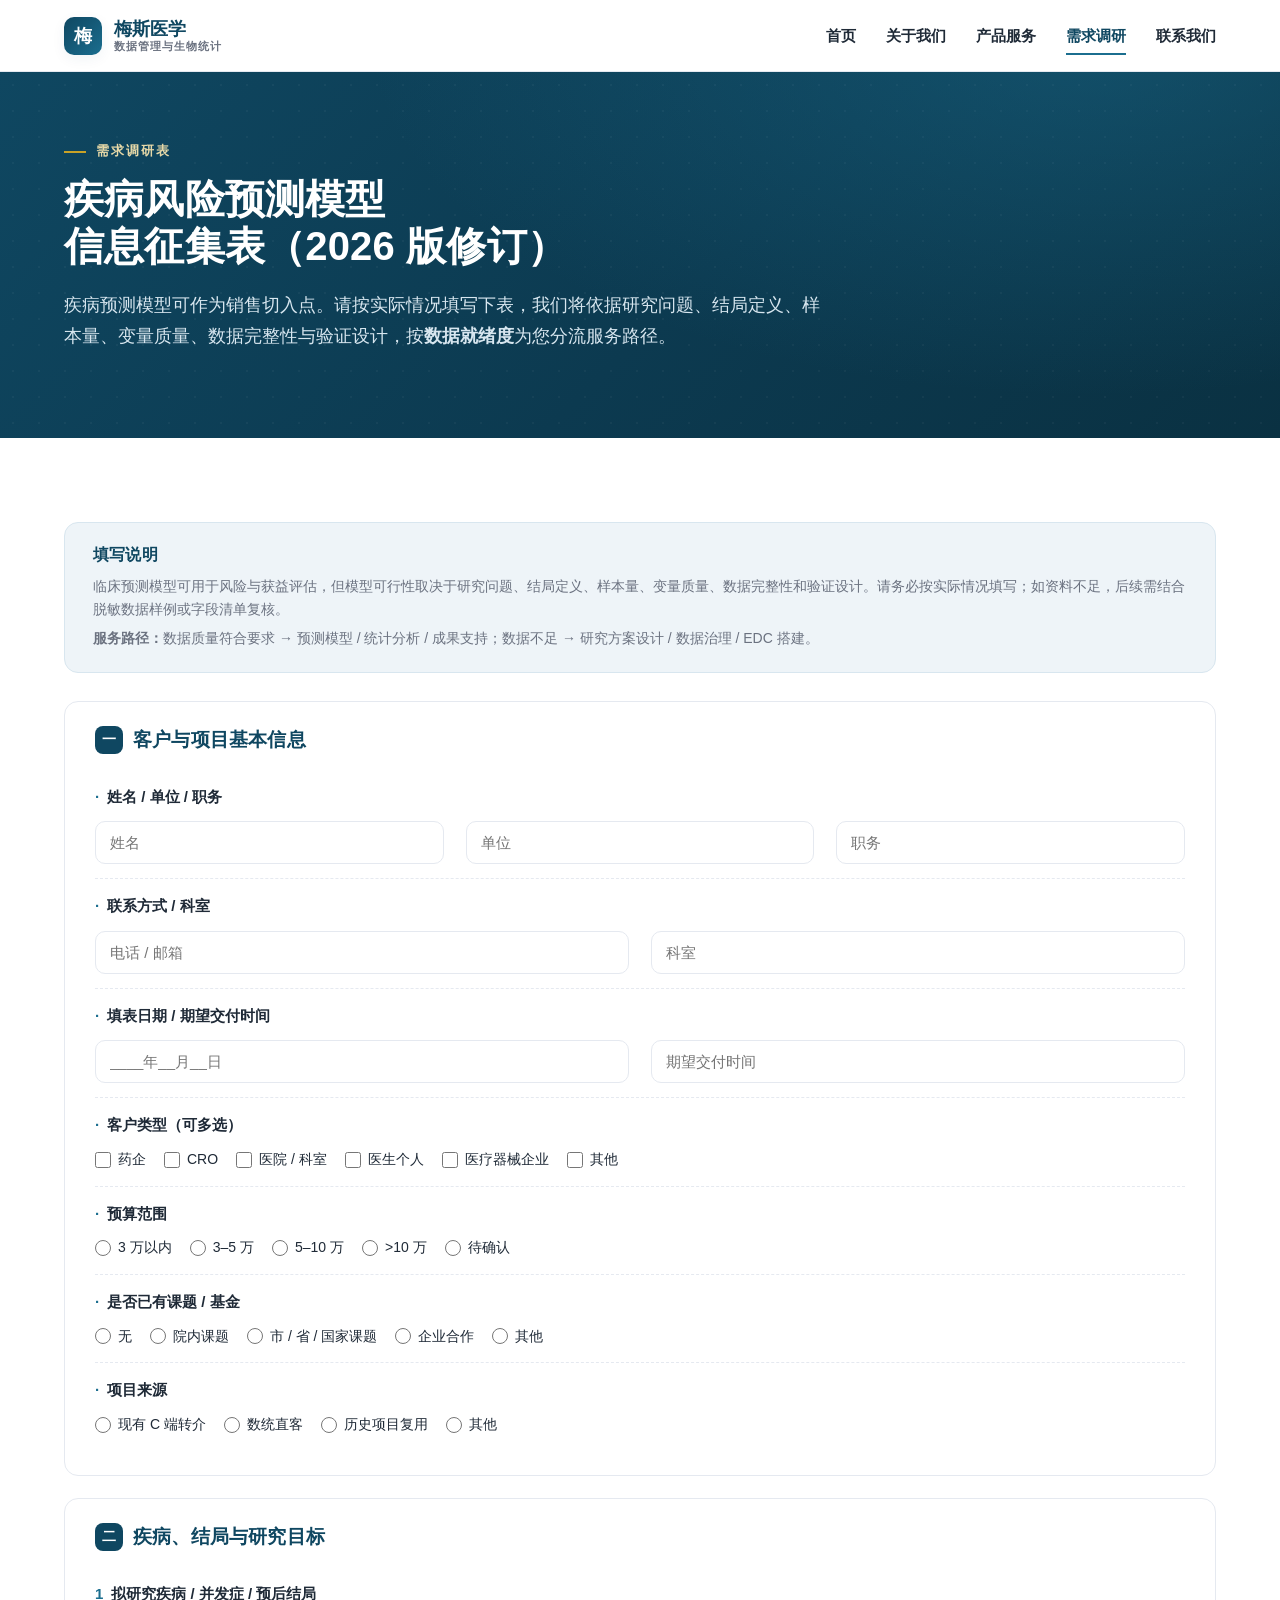
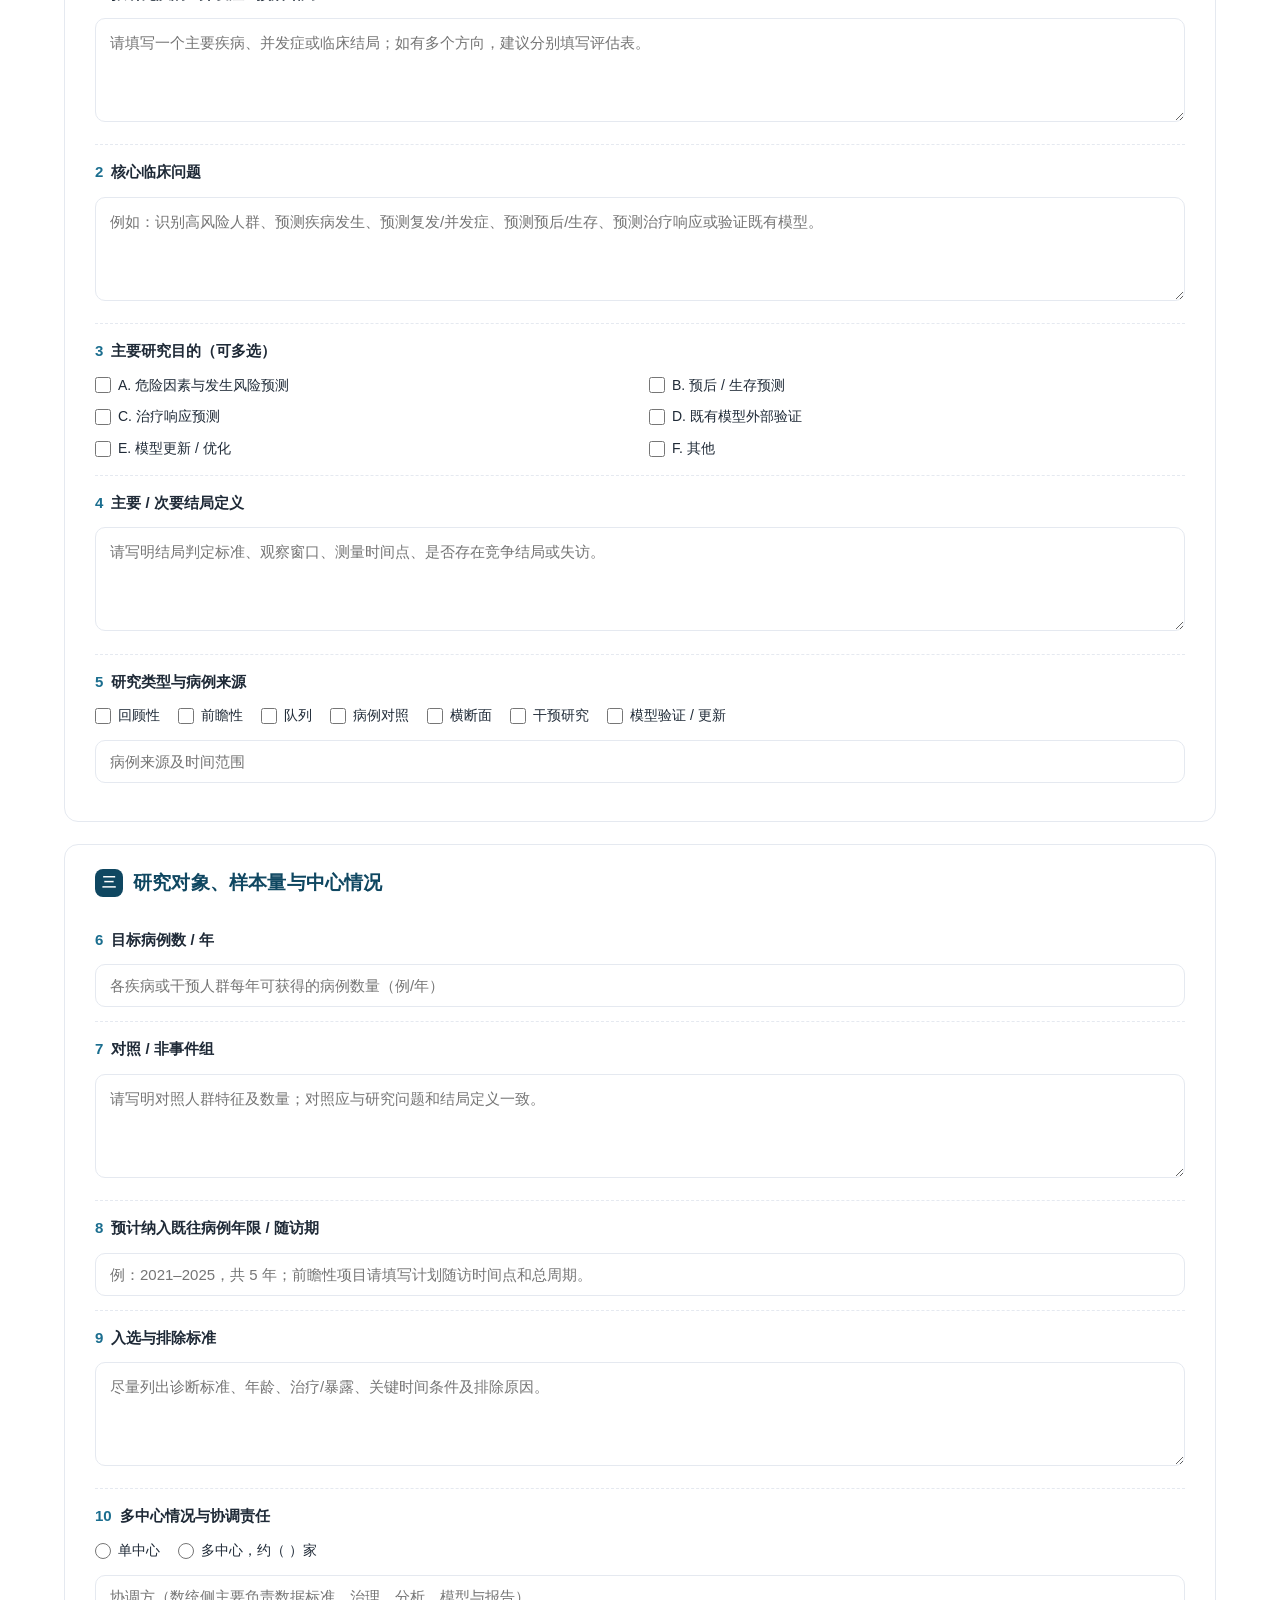
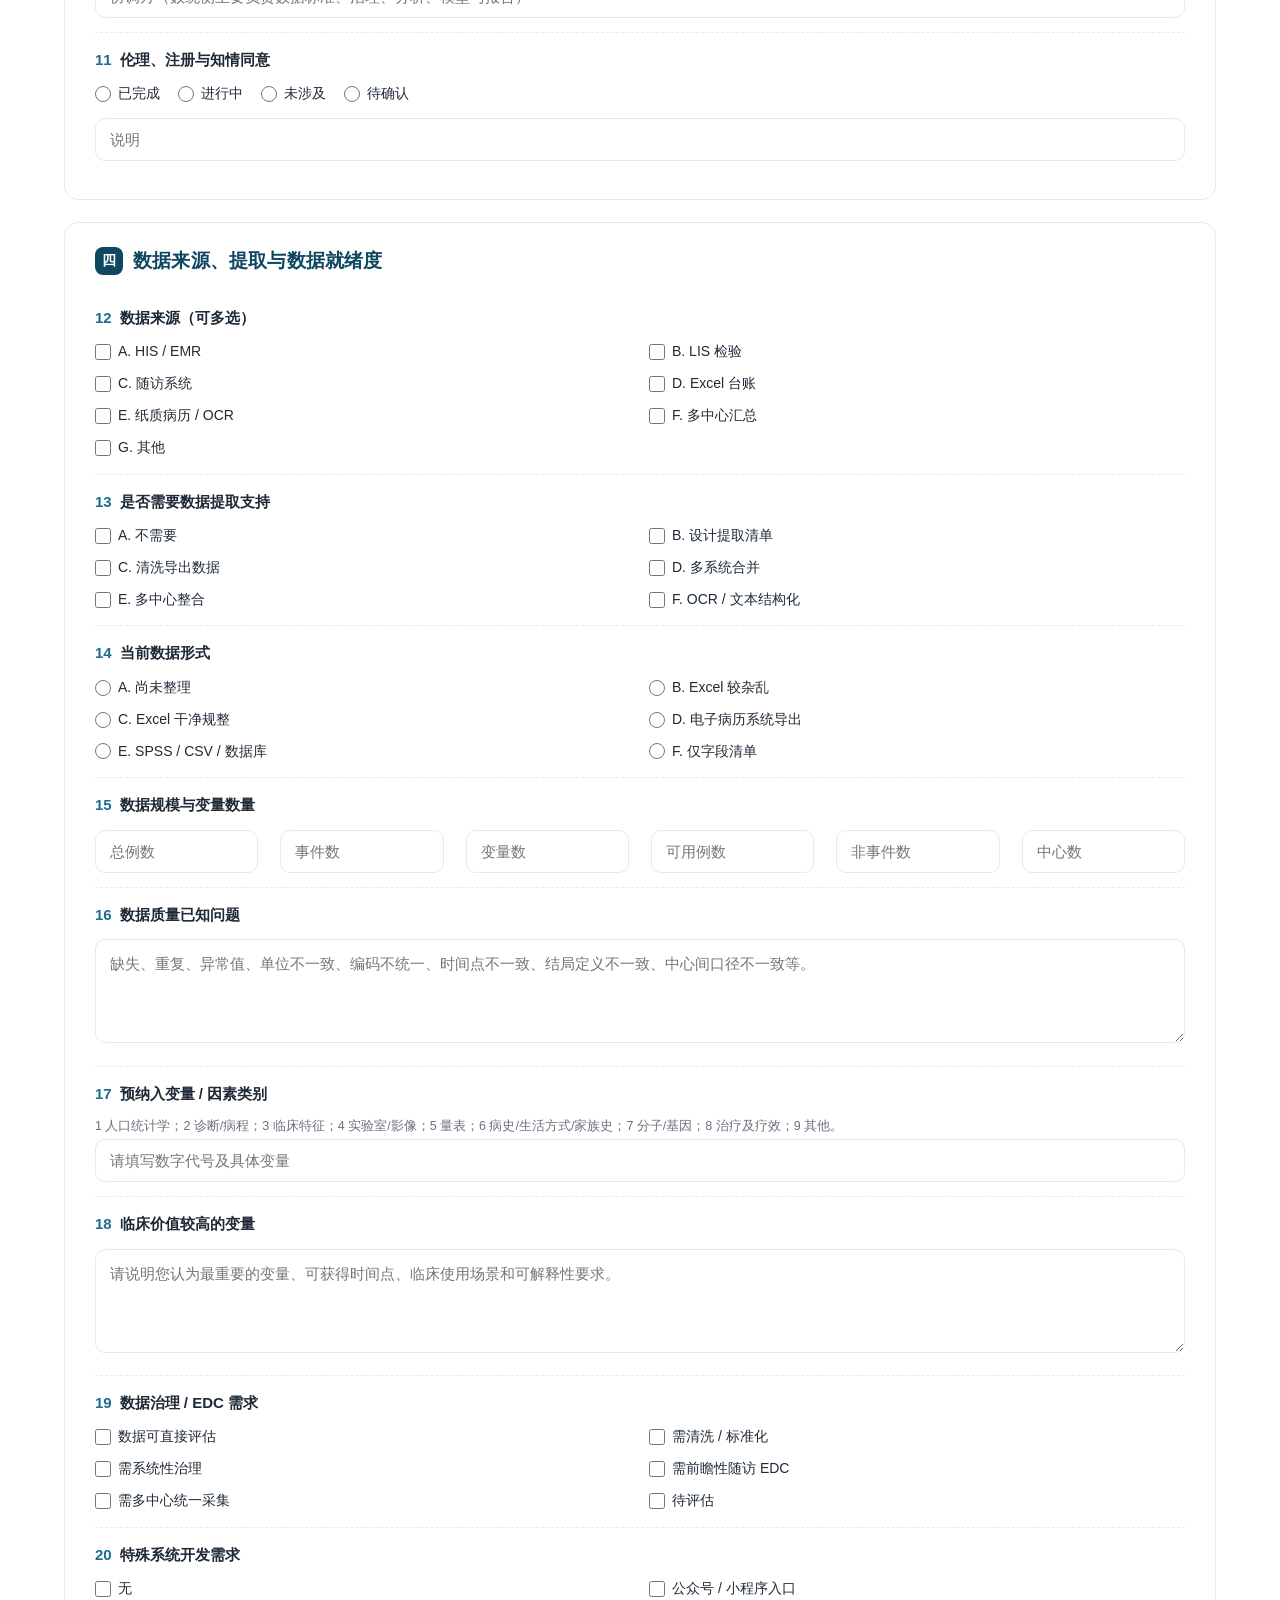
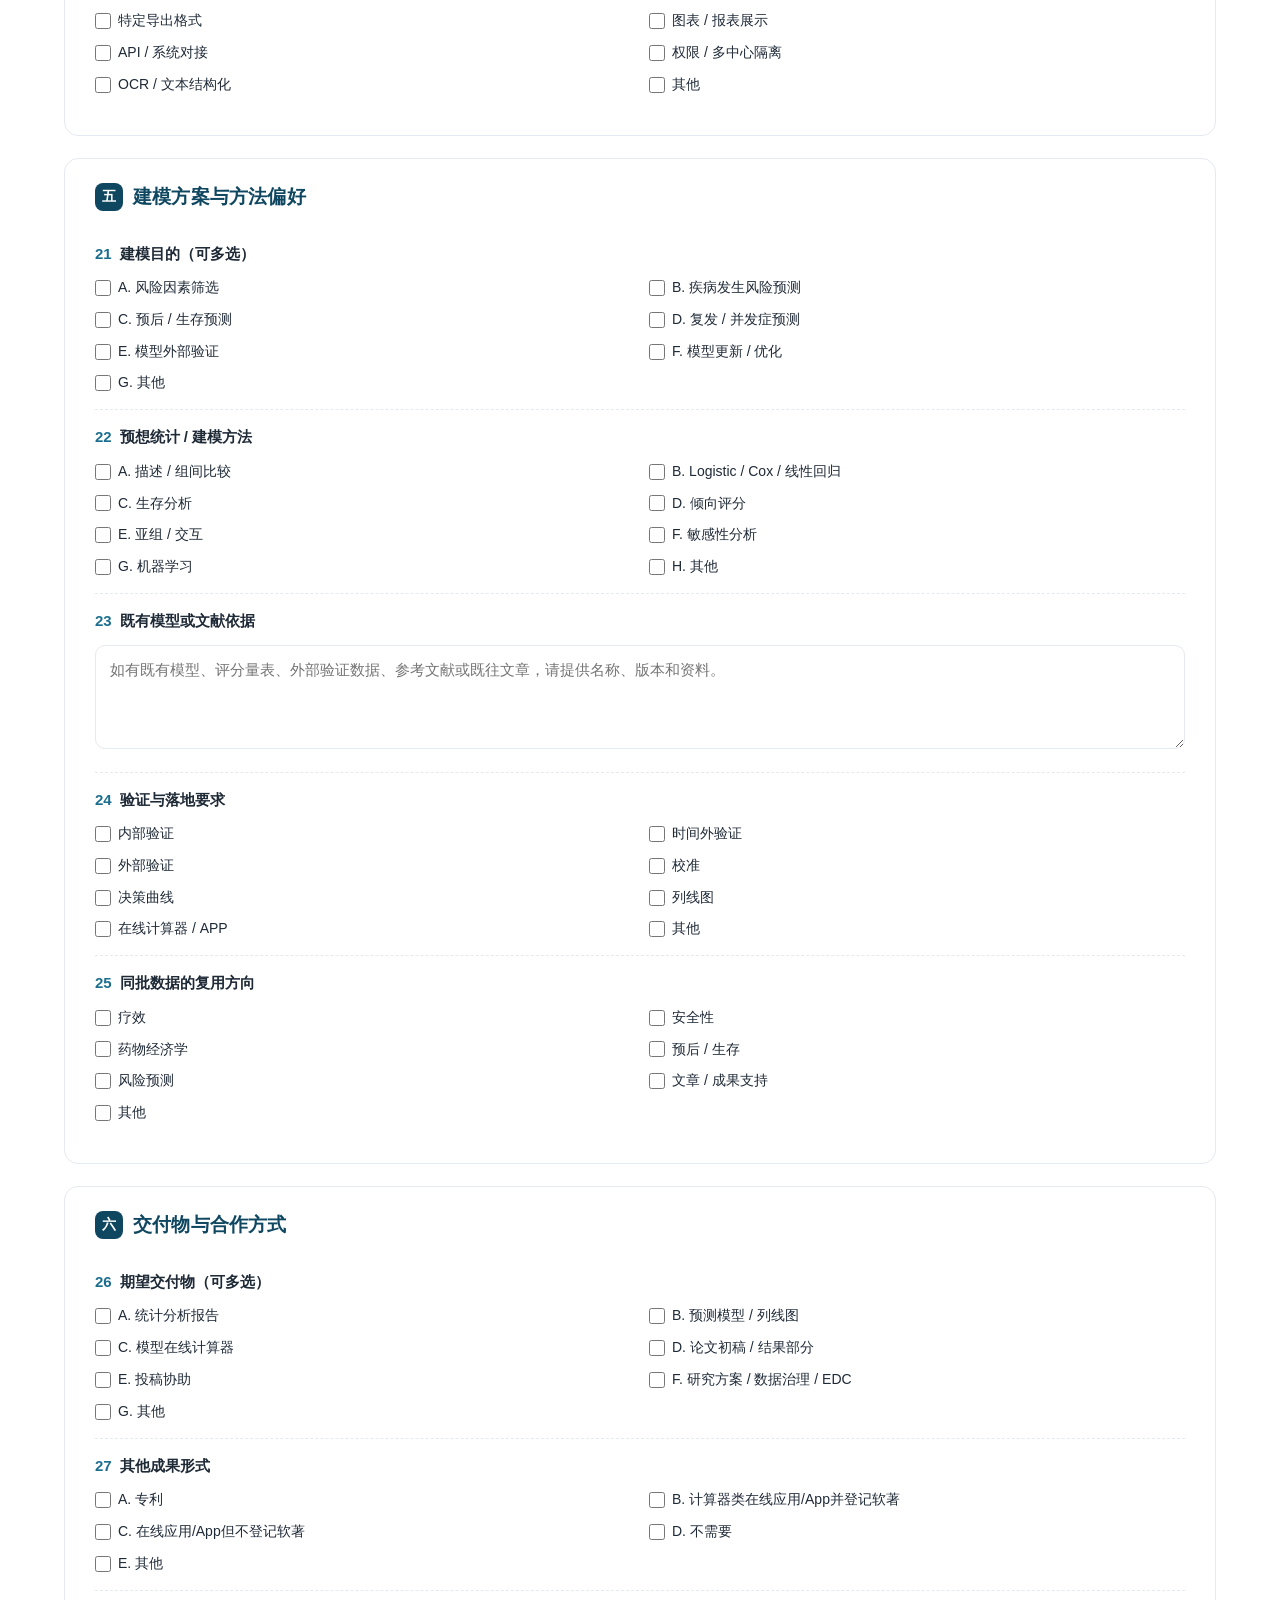
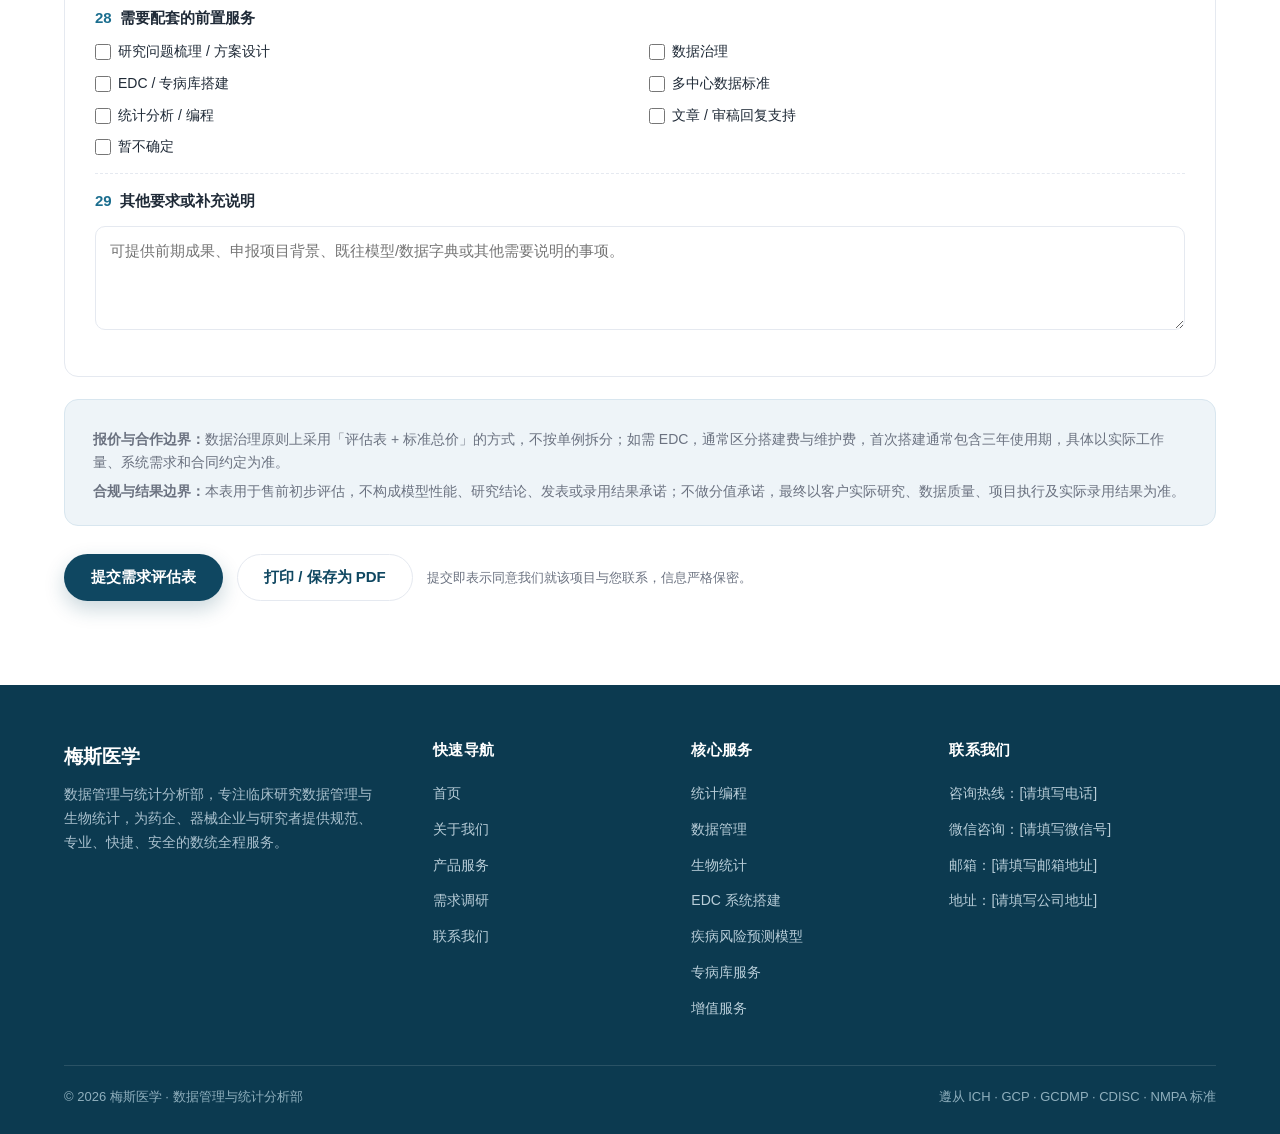
<file: assessment.html>
<!DOCTYPE html>
<html lang="zh-CN">
<head>
<meta charset="UTF-8">
<meta name="viewport" content="width=device-width, initial-scale=1.0">
<title>疾病风险预测模型 · 需求调研表 | 梅斯医学</title>
<meta name="description" content="梅斯医学疾病风险预测模型信息征集表（2026 版修订）：售前评估您的研究问题、结局定义、样本量、变量质量与数据就绪度，按数据就绪度分流服务路径。">
<link rel="stylesheet" href="assets/css/style.css">
</head>
<body>

<!-- ===== Header ===== -->
<header class="site-header">
  <div class="container nav">
    <a class="brand" href="index.html">
      <span class="mark">梅</span>
      <span class="name">梅斯医学<small>数据管理与生物统计</small></span>
    </a>
    <nav class="nav-links" id="navLinks">
      <a href="index.html">首页</a>
      <a href="about.html">关于我们</a>
      <a href="services.html">产品服务</a>
      <a href="assessment.html" class="active">需求调研</a>
      <a href="contact.html">联系我们</a>
    </nav>
    <button class="hamburger" id="hamburger" aria-label="菜单"><span></span><span></span><span></span></button>
  </div>
</header>

<!-- ===== 子页 Hero ===== -->
<section class="hero" style="padding:64px 0 56px">
  <div class="container">
    <span class="eyebrow" style="color:var(--gold-soft)">需求调研表</span>
    <h1 style="font-size:clamp(26px,3.4vw,40px)">疾病风险预测模型<br>信息征集表（2026 版修订）</h1>
    <p class="lead" style="max-width:760px">疾病预测模型可作为销售切入点。请按实际情况填写下表，我们将依据研究问题、结局定义、样本量、变量质量、数据完整性与验证设计，按<b>数据就绪度</b>为您分流服务路径。</p>
  </div>
</section>

<!-- ===== 表单 ===== -->
<section>
  <div class="container">
    <div class="asm-intro reveal">
      <h3>填写说明</h3>
      <p>临床预测模型可用于风险与获益评估，但模型可行性取决于研究问题、结局定义、样本量、变量质量、数据完整性和验证设计。请务必按实际情况填写；如资料不足，后续需结合脱敏数据样例或字段清单复核。</p>
      <p><b>服务路径：</b>数据质量符合要求 → 预测模型 / 统计分析 / 成果支持；数据不足 → 研究方案设计 / 数据治理 / EDC 搭建。</p>
    </div>

    <form class="intake-form" id="assessmentForm" action="https://submit-form.com/YHLIrNSOG" method="POST" novalidate>
      <input type="hidden" name="_gotcha">
      <div class="form-success" id="formSuccess">✓ 需求评估表已提交！我们的数统顾问将在 24 小时内与您联系，结合脱敏数据样例或字段清单进一步复核。</div>

      <!-- 一、客户与项目基本信息 -->
      <div class="asm-sec reveal">
        <h3><span class="idx">一</span>客户与项目基本信息</h3>
        <div class="q">
          <div class="qlabel"><span class="qn">·</span>姓名 / 单位 / 职务</div>
          <div class="inline-row">
            <div class="field"><input type="text" name="name" placeholder="姓名"></div>
            <div class="field"><input type="text" name="org" placeholder="单位"></div>
            <div class="field"><input type="text" name="title" placeholder="职务"></div>
          </div>
        </div>
        <div class="q">
          <div class="qlabel"><span class="qn">·</span>联系方式 / 科室</div>
          <div class="inline-row">
            <div class="field"><input type="text" name="contact" placeholder="电话 / 邮箱"></div>
            <div class="field"><input type="text" name="dept" placeholder="科室"></div>
          </div>
        </div>
        <div class="q">
          <div class="qlabel"><span class="qn">·</span>填表日期 / 期望交付时间</div>
          <div class="inline-row">
            <div class="field"><input type="text" name="fill_date" placeholder="____年__月__日"></div>
            <div class="field"><input type="text" name="deliver" placeholder="期望交付时间"></div>
          </div>
        </div>
        <div class="q">
          <div class="qlabel"><span class="qn">·</span>客户类型（可多选）</div>
          <div class="opts">
            <label><input type="checkbox" name="cust_type" value="药企">药企</label>
            <label><input type="checkbox" name="cust_type" value="CRO">CRO</label>
            <label><input type="checkbox" name="cust_type" value="医院/科室">医院 / 科室</label>
            <label><input type="checkbox" name="cust_type" value="医生个人">医生个人</label>
            <label><input type="checkbox" name="cust_type" value="医疗器械企业">医疗器械企业</label>
            <label><input type="checkbox" name="cust_type" value="其他">其他</label>
          </div>
        </div>
        <div class="q">
          <div class="qlabel"><span class="qn">·</span>预算范围</div>
          <div class="opts">
            <label><input type="radio" name="budget" value="3万以内">3 万以内</label>
            <label><input type="radio" name="budget" value="3-5万">3–5 万</label>
            <label><input type="radio" name="budget" value="5-10万">5–10 万</label>
            <label><input type="radio" name="budget" value=">10万">&gt;10 万</label>
            <label><input type="radio" name="budget" value="待确认">待确认</label>
          </div>
        </div>
        <div class="q">
          <div class="qlabel"><span class="qn">·</span>是否已有课题 / 基金</div>
          <div class="opts">
            <label><input type="radio" name="fund" value="无">无</label>
            <label><input type="radio" name="fund" value="院内课题">院内课题</label>
            <label><input type="radio" name="fund" value="市/省/国家课题">市 / 省 / 国家课题</label>
            <label><input type="radio" name="fund" value="企业合作">企业合作</label>
            <label><input type="radio" name="fund" value="其他">其他</label>
          </div>
        </div>
        <div class="q">
          <div class="qlabel"><span class="qn">·</span>项目来源</div>
          <div class="opts">
            <label><input type="radio" name="src" value="现有C端转介">现有 C 端转介</label>
            <label><input type="radio" name="src" value="数统直客">数统直客</label>
            <label><input type="radio" name="src" value="历史项目复用">历史项目复用</label>
            <label><input type="radio" name="src" value="其他">其他</label>
          </div>
        </div>
      </div>

      <!-- 二、疾病、结局与研究目标 -->
      <div class="asm-sec reveal">
        <h3><span class="idx">二</span>疾病、结局与研究目标</h3>
        <div class="q">
          <div class="qlabel"><span class="qn">1</span>拟研究疾病 / 并发症 / 预后结局</div>
          <textarea name="q1" rows="2" placeholder="请填写一个主要疾病、并发症或临床结局；如有多个方向，建议分别填写评估表。"></textarea>
        </div>
        <div class="q">
          <div class="qlabel"><span class="qn">2</span>核心临床问题</div>
          <textarea name="q2" rows="2" placeholder="例如：识别高风险人群、预测疾病发生、预测复发/并发症、预测预后/生存、预测治疗响应或验证既有模型。"></textarea>
        </div>
        <div class="q">
          <div class="qlabel"><span class="qn">3</span>主要研究目的（可多选）</div>
          <div class="opts cols2">
            <label><input type="checkbox" name="goal" value="A">A. 危险因素与发生风险预测</label>
            <label><input type="checkbox" name="goal" value="B">B. 预后 / 生存预测</label>
            <label><input type="checkbox" name="goal" value="C">C. 治疗响应预测</label>
            <label><input type="checkbox" name="goal" value="D">D. 既有模型外部验证</label>
            <label><input type="checkbox" name="goal" value="E">E. 模型更新 / 优化</label>
            <label><input type="checkbox" name="goal" value="F">F. 其他</label>
          </div>
        </div>
        <div class="q">
          <div class="qlabel"><span class="qn">4</span>主要 / 次要结局定义</div>
          <textarea name="q4" rows="2" placeholder="请写明结局判定标准、观察窗口、测量时间点、是否存在竞争结局或失访。"></textarea>
        </div>
        <div class="q">
          <div class="qlabel"><span class="qn">5</span>研究类型与病例来源</div>
          <div class="opts" style="margin-bottom:10px">
            <label><input type="checkbox" name="rtype" value="回顾性">回顾性</label>
            <label><input type="checkbox" name="rtype" value="前瞻性">前瞻性</label>
            <label><input type="checkbox" name="rtype" value="队列">队列</label>
            <label><input type="checkbox" name="rtype" value="病例对照">病例对照</label>
            <label><input type="checkbox" name="rtype" value="横断面">横断面</label>
            <label><input type="checkbox" name="rtype" value="干预研究">干预研究</label>
            <label><input type="checkbox" name="rtype" value="模型验证/更新">模型验证 / 更新</label>
          </div>
          <input type="text" name="case_src" placeholder="病例来源及时间范围">
        </div>
      </div>

      <!-- 三、研究对象、样本量与中心情况 -->
      <div class="asm-sec reveal">
        <h3><span class="idx">三</span>研究对象、样本量与中心情况</h3>
        <div class="q">
          <div class="qlabel"><span class="qn">6</span>目标病例数 / 年</div>
          <input type="text" name="q6" placeholder="各疾病或干预人群每年可获得的病例数量（例/年）">
        </div>
        <div class="q">
          <div class="qlabel"><span class="qn">7</span>对照 / 非事件组</div>
          <textarea name="q7" rows="2" placeholder="请写明对照人群特征及数量；对照应与研究问题和结局定义一致。"></textarea>
        </div>
        <div class="q">
          <div class="qlabel"><span class="qn">8</span>预计纳入既往病例年限 / 随访期</div>
          <input type="text" name="q8" placeholder="例：2021–2025，共 5 年；前瞻性项目请填写计划随访时间点和总周期。">
        </div>
        <div class="q">
          <div class="qlabel"><span class="qn">9</span>入选与排除标准</div>
          <textarea name="q9" rows="2" placeholder="尽量列出诊断标准、年龄、治疗/暴露、关键时间条件及排除原因。"></textarea>
        </div>
        <div class="q">
          <div class="qlabel"><span class="qn">10</span>多中心情况与协调责任</div>
          <div class="opts" style="margin-bottom:10px">
            <label><input type="radio" name="multi" value="单中心">单中心</label>
            <label><input type="radio" name="multi" value="多中心">多中心，约（ ）家</label>
          </div>
          <input type="text" name="coord" placeholder="协调方（数统侧主要负责数据标准、治理、分析、模型与报告）">
        </div>
        <div class="q">
          <div class="qlabel"><span class="qn">11</span>伦理、注册与知情同意</div>
          <div class="opts" style="margin-bottom:10px">
            <label><input type="radio" name="ethics" value="已完成">已完成</label>
            <label><input type="radio" name="ethics" value="进行中">进行中</label>
            <label><input type="radio" name="ethics" value="未涉及">未涉及</label>
            <label><input type="radio" name="ethics" value="待确认">待确认</label>
          </div>
          <input type="text" name="ethics_note" placeholder="说明">
        </div>
      </div>

      <!-- 四、数据来源、提取与数据就绪度 -->
      <div class="asm-sec reveal">
        <h3><span class="idx">四</span>数据来源、提取与数据就绪度</h3>
        <div class="q">
          <div class="qlabel"><span class="qn">12</span>数据来源（可多选）</div>
          <div class="opts cols2">
            <label><input type="checkbox" name="dsrc" value="HIS/EMR">A. HIS / EMR</label>
            <label><input type="checkbox" name="dsrc" value="LIS检验">B. LIS 检验</label>
            <label><input type="checkbox" name="dsrc" value="随访系统">C. 随访系统</label>
            <label><input type="checkbox" name="dsrc" value="Excel台账">D. Excel 台账</label>
            <label><input type="checkbox" name="dsrc" value="纸质病历/OCR">E. 纸质病历 / OCR</label>
            <label><input type="checkbox" name="dsrc" value="多中心汇总">F. 多中心汇总</label>
            <label><input type="checkbox" name="dsrc" value="其他">G. 其他</label>
          </div>
        </div>
        <div class="q">
          <div class="qlabel"><span class="qn">13</span>是否需要数据提取支持</div>
          <div class="opts cols2">
            <label><input type="checkbox" name="extract" value="不需要">A. 不需要</label>
            <label><input type="checkbox" name="extract" value="设计提取清单">B. 设计提取清单</label>
            <label><input type="checkbox" name="extract" value="清洗导出数据">C. 清洗导出数据</label>
            <label><input type="checkbox" name="extract" value="多系统合并">D. 多系统合并</label>
            <label><input type="checkbox" name="extract" value="多中心整合">E. 多中心整合</label>
            <label><input type="checkbox" name="extract" value="OCR/文本结构化">F. OCR / 文本结构化</label>
          </div>
        </div>
        <div class="q">
          <div class="qlabel"><span class="qn">14</span>当前数据形式</div>
          <div class="opts cols2">
            <label><input type="radio" name="dataform" value="尚未整理">A. 尚未整理</label>
            <label><input type="radio" name="dataform" value="Excel较杂乱">B. Excel 较杂乱</label>
            <label><input type="radio" name="dataform" value="Excel干净规整">C. Excel 干净规整</label>
            <label><input type="radio" name="dataform" value="电子病历系统导出">D. 电子病历系统导出</label>
            <label><input type="radio" name="dataform" value="SPSS/CSV/数据库">E. SPSS / CSV / 数据库</label>
            <label><input type="radio" name="dataform" value="仅字段清单">F. 仅字段清单</label>
          </div>
        </div>
        <div class="q">
          <div class="qlabel"><span class="qn">15</span>数据规模与变量数量</div>
          <div class="inline-row">
            <div class="field"><input type="text" name="total_n" placeholder="总例数"></div>
            <div class="field"><input type="text" name="event_n" placeholder="事件数"></div>
            <div class="field"><input type="text" name="var_n" placeholder="变量数"></div>
            <div class="field"><input type="text" name="avail_n" placeholder="可用例数"></div>
            <div class="field"><input type="text" name="nonevent_n" placeholder="非事件数"></div>
            <div class="field"><input type="text" name="center_n" placeholder="中心数"></div>
          </div>
        </div>
        <div class="q">
          <div class="qlabel"><span class="qn">16</span>数据质量已知问题</div>
          <textarea name="q16" rows="2" placeholder="缺失、重复、异常值、单位不一致、编码不统一、时间点不一致、结局定义不一致、中心间口径不一致等。"></textarea>
        </div>
        <div class="q">
          <div class="qlabel"><span class="qn">17</span>预纳入变量 / 因素类别</div>
          <p class="hint">1 人口统计学；2 诊断/病程；3 临床特征；4 实验室/影像；5 量表；6 病史/生活方式/家族史；7 分子/基因；8 治疗及疗效；9 其他。</p>
          <input type="text" name="q17" placeholder="请填写数字代号及具体变量">
        </div>
        <div class="q">
          <div class="qlabel"><span class="qn">18</span>临床价值较高的变量</div>
          <textarea name="q18" rows="2" placeholder="请说明您认为最重要的变量、可获得时间点、临床使用场景和可解释性要求。"></textarea>
        </div>
        <div class="q">
          <div class="qlabel"><span class="qn">19</span>数据治理 / EDC 需求</div>
          <div class="opts cols2">
            <label><input type="checkbox" name="gov" value="数据可直接评估">数据可直接评估</label>
            <label><input type="checkbox" name="gov" value="需清洗/标准化">需清洗 / 标准化</label>
            <label><input type="checkbox" name="gov" value="需系统性治理">需系统性治理</label>
            <label><input type="checkbox" name="gov" value="需前瞻性随访EDC">需前瞻性随访 EDC</label>
            <label><input type="checkbox" name="gov" value="需多中心统一采集">需多中心统一采集</label>
            <label><input type="checkbox" name="gov" value="待评估">待评估</label>
          </div>
        </div>
        <div class="q">
          <div class="qlabel"><span class="qn">20</span>特殊系统开发需求</div>
          <div class="opts cols2">
            <label><input type="checkbox" name="dev" value="无">无</label>
            <label><input type="checkbox" name="dev" value="公众号/小程序入口">公众号 / 小程序入口</label>
            <label><input type="checkbox" name="dev" value="特定导出格式">特定导出格式</label>
            <label><input type="checkbox" name="dev" value="图表/报表展示">图表 / 报表展示</label>
            <label><input type="checkbox" name="dev" value="API/系统对接">API / 系统对接</label>
            <label><input type="checkbox" name="dev" value="权限/多中心隔离">权限 / 多中心隔离</label>
            <label><input type="checkbox" name="dev" value="OCR/文本结构化">OCR / 文本结构化</label>
            <label><input type="checkbox" name="dev" value="其他">其他</label>
          </div>
        </div>
      </div>

      <!-- 五、建模方案与方法偏好 -->
      <div class="asm-sec reveal">
        <h3><span class="idx">五</span>建模方案与方法偏好</h3>
        <div class="q">
          <div class="qlabel"><span class="qn">21</span>建模目的（可多选）</div>
          <div class="opts cols2">
            <label><input type="checkbox" name="mgoal" value="A">A. 风险因素筛选</label>
            <label><input type="checkbox" name="mgoal" value="B">B. 疾病发生风险预测</label>
            <label><input type="checkbox" name="mgoal" value="C">C. 预后 / 生存预测</label>
            <label><input type="checkbox" name="mgoal" value="D">D. 复发 / 并发症预测</label>
            <label><input type="checkbox" name="mgoal" value="E">E. 模型外部验证</label>
            <label><input type="checkbox" name="mgoal" value="F">F. 模型更新 / 优化</label>
            <label><input type="checkbox" name="mgoal" value="G">G. 其他</label>
          </div>
        </div>
        <div class="q">
          <div class="qlabel"><span class="qn">22</span>预想统计 / 建模方法</div>
          <div class="opts cols2">
            <label><input type="checkbox" name="method" value="A">A. 描述 / 组间比较</label>
            <label><input type="checkbox" name="method" value="B">B. Logistic / Cox / 线性回归</label>
            <label><input type="checkbox" name="method" value="C">C. 生存分析</label>
            <label><input type="checkbox" name="method" value="D">D. 倾向评分</label>
            <label><input type="checkbox" name="method" value="E">E. 亚组 / 交互</label>
            <label><input type="checkbox" name="method" value="F">F. 敏感性分析</label>
            <label><input type="checkbox" name="method" value="G">G. 机器学习</label>
            <label><input type="checkbox" name="method" value="H">H. 其他</label>
          </div>
        </div>
        <div class="q">
          <div class="qlabel"><span class="qn">23</span>既有模型或文献依据</div>
          <textarea name="q23" rows="2" placeholder="如有既有模型、评分量表、外部验证数据、参考文献或既往文章，请提供名称、版本和资料。"></textarea>
        </div>
        <div class="q">
          <div class="qlabel"><span class="qn">24</span>验证与落地要求</div>
          <div class="opts cols2">
            <label><input type="checkbox" name="valid" value="内部验证">内部验证</label>
            <label><input type="checkbox" name="valid" value="时间外验证">时间外验证</label>
            <label><input type="checkbox" name="valid" value="外部验证">外部验证</label>
            <label><input type="checkbox" name="valid" value="校准">校准</label>
            <label><input type="checkbox" name="valid" value="决策曲线">决策曲线</label>
            <label><input type="checkbox" name="valid" value="列线图">列线图</label>
            <label><input type="checkbox" name="valid" value="在线计算器/APP">在线计算器 / APP</label>
            <label><input type="checkbox" name="valid" value="其他">其他</label>
          </div>
        </div>
        <div class="q">
          <div class="qlabel"><span class="qn">25</span>同批数据的复用方向</div>
          <div class="opts cols2">
            <label><input type="checkbox" name="reuse" value="疗效">疗效</label>
            <label><input type="checkbox" name="reuse" value="安全性">安全性</label>
            <label><input type="checkbox" name="reuse" value="药物经济学">药物经济学</label>
            <label><input type="checkbox" name="reuse" value="预后/生存">预后 / 生存</label>
            <label><input type="checkbox" name="reuse" value="风险预测">风险预测</label>
            <label><input type="checkbox" name="reuse" value="文章/成果支持">文章 / 成果支持</label>
            <label><input type="checkbox" name="reuse" value="其他">其他</label>
          </div>
        </div>
      </div>

      <!-- 六、交付物与合作方式 -->
      <div class="asm-sec reveal">
        <h3><span class="idx">六</span>交付物与合作方式</h3>
        <div class="q">
          <div class="qlabel"><span class="qn">26</span>期望交付物（可多选）</div>
          <div class="opts cols2">
            <label><input type="checkbox" name="delivery" value="A">A. 统计分析报告</label>
            <label><input type="checkbox" name="delivery" value="B">B. 预测模型 / 列线图</label>
            <label><input type="checkbox" name="delivery" value="C">C. 模型在线计算器</label>
            <label><input type="checkbox" name="delivery" value="D">D. 论文初稿 / 结果部分</label>
            <label><input type="checkbox" name="delivery" value="E">E. 投稿协助</label>
            <label><input type="checkbox" name="delivery" value="F">F. 研究方案 / 数据治理 / EDC</label>
            <label><input type="checkbox" name="delivery" value="G">G. 其他</label>
          </div>
        </div>
        <div class="q">
          <div class="qlabel"><span class="qn">27</span>其他成果形式</div>
          <div class="opts cols2">
            <label><input type="checkbox" name="outcome" value="A">A. 专利</label>
            <label><input type="checkbox" name="outcome" value="B">B. 计算器类在线应用/App并登记软著</label>
            <label><input type="checkbox" name="outcome" value="C">C. 在线应用/App但不登记软著</label>
            <label><input type="checkbox" name="outcome" value="D">D. 不需要</label>
            <label><input type="checkbox" name="outcome" value="E">E. 其他</label>
          </div>
        </div>
        <div class="q">
          <div class="qlabel"><span class="qn">28</span>需要配套的前置服务</div>
          <div class="opts cols2">
            <label><input type="checkbox" name="preset" value="研究问题梳理/方案设计">研究问题梳理 / 方案设计</label>
            <label><input type="checkbox" name="preset" value="数据治理">数据治理</label>
            <label><input type="checkbox" name="preset" value="EDC/专病库搭建">EDC / 专病库搭建</label>
            <label><input type="checkbox" name="preset" value="多中心数据标准">多中心数据标准</label>
            <label><input type="checkbox" name="preset" value="统计分析/编程">统计分析 / 编程</label>
            <label><input type="checkbox" name="preset" value="文章/审稿回复支持">文章 / 审稿回复支持</label>
            <label><input type="checkbox" name="preset" value="暂不确定">暂不确定</label>
          </div>
        </div>
        <div class="q">
          <div class="qlabel"><span class="qn">29</span>其他要求或补充说明</div>
          <textarea name="q29" rows="2" placeholder="可提供前期成果、申报项目背景、既往模型/数据字典或其他需要说明的事项。"></textarea>
        </div>
      </div>

      <div class="asm-intro reveal">
        <p><b>报价与合作边界：</b>数据治理原则上采用「评估表 + 标准总价」的方式，不按单例拆分；如需 EDC，通常区分搭建费与维护费，首次搭建通常包含三年使用期，具体以实际工作量、系统需求和合同约定为准。</p>
        <p><b>合规与结果边界：</b>本表用于售前初步评估，不构成模型性能、研究结论、发表或录用结果承诺；不做分值承诺，最终以客户实际研究、数据质量、项目执行及实际录用结果为准。</p>
      </div>

      <div class="asm-actions reveal">
        <button type="submit" class="btn btn-primary">提交需求评估表</button>
        <button type="button" class="btn btn-ghost" id="printBtn">打印 / 保存为 PDF</button>
        <span class="mini">提交即表示同意我们就该项目与您联系，信息严格保密。</span>
      </div>
    </form>
  </div>
</section>

<!-- ===== Footer ===== -->
<footer class="site-footer">
  <div class="container">
    <div class="footer-grid">
      <div class="footer-brand">
        <div class="name">梅斯医学</div>
        <p>数据管理与统计分析部，专注临床研究数据管理与生物统计，为药企、器械企业与研究者提供规范、专业、快捷、安全的数统全程服务。</p>
      </div>
      <div class="footer-links">
        <h4>快速导航</h4>
        <a href="index.html">首页</a>
        <a href="about.html">关于我们</a>
        <a href="services.html">产品服务</a>
        <a href="assessment.html">需求调研</a>
        <a href="contact.html">联系我们</a>
      </div>
      <div class="footer-links">
        <h4>核心服务</h4>
        <a href="services.html#programming">统计编程</a>
        <a href="services.html#dm">数据管理</a>
        <a href="services.html#biostat">生物统计</a>
        <a href="services.html#edc">EDC 系统搭建</a>
        <a href="services.html#predict">疾病风险预测模型</a>
        <a href="services.html#specialty">专病库服务</a>
        <a href="services.html#value">增值服务</a>
      </div>
      <div>
        <h4>联系我们</h4>
        <ul class="footer-contact">
          <li>咨询热线：[请填写电话]</li>
          <li>微信咨询：[请填写微信号]</li>
          <li>邮箱：[请填写邮箱地址]</li>
          <li>地址：[请填写公司地址]</li>
        </ul>
      </div>
    </div>
    <div class="footer-bottom">
      <span>© 2026 梅斯医学 · 数据管理与统计分析部</span>
      <span>遵从 ICH · GCP · GCDMP · CDISC · NMPA 标准</span>
    </div>
  </div>
</footer>

<script src="assets/js/main.js"></script>
</body>
</html>
</file>
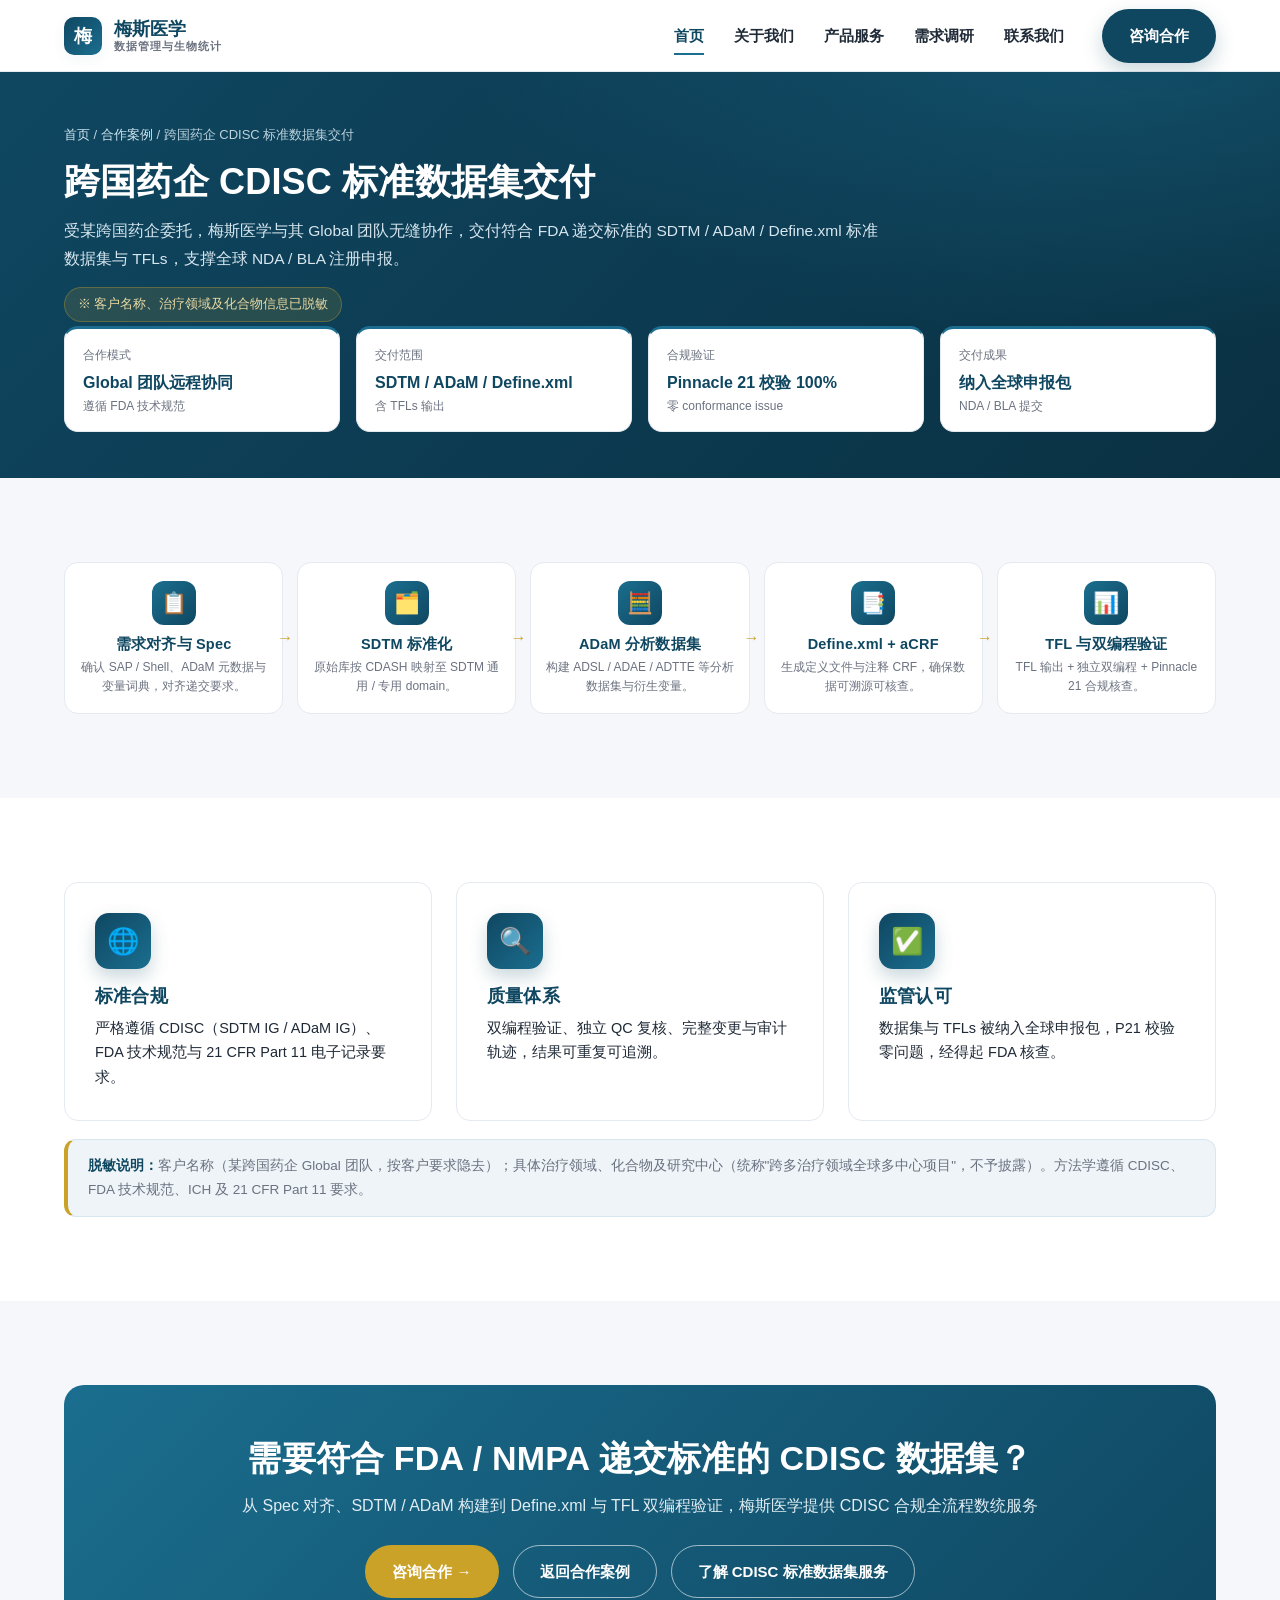
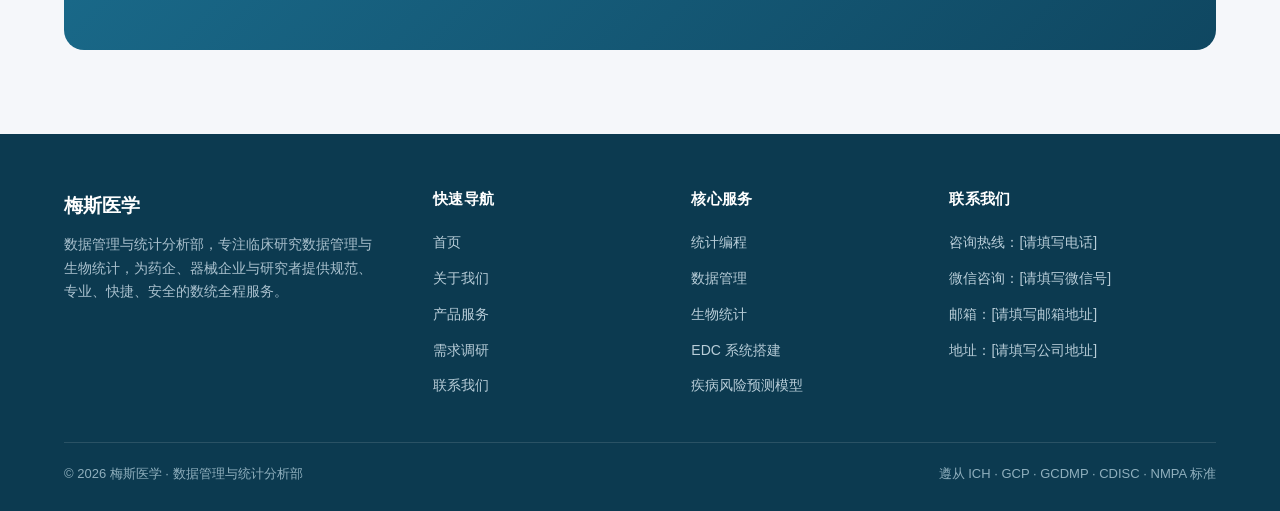
<file: case-cdisc.html>
<!DOCTYPE html>
<html lang="zh-CN">
<head>
<meta charset="UTF-8">
<meta name="viewport" content="width=device-width, initial-scale=1.0">
<title>CDISC 数据集交付案例 · 跨国药企标准数据集交付 | 梅斯医学</title>
<meta name="description" content="梅斯医学受某跨国药企委托，与其 Global 团队协同交付符合 FDA 递交标准的 SDTM / ADaM / Define.xml 数据集与 TFLs。图文概述（客户、治疗领域及化合物信息已脱敏）。">
<link rel="stylesheet" href="assets/css/style.css">
<style>
  .case-hero {
    position: relative; overflow: hidden;
    background: radial-gradient(1100px 520px at 88% -10%, rgba(27,110,143,.45), transparent 60%),
                linear-gradient(135deg, var(--navy) 0%, var(--navy-700) 55%, #0a3142 100%);
    color: #fff; padding: 52px 0 46px;
  }
  .case-hero .crumb { font-size: 13px; color: #bcd2dd; margin-bottom: 14px; }
  .case-hero .crumb a { color: #cfe6f1; }
  .case-hero .crumb a:hover { color: #fff; }
  .case-hero h1 { color: #fff; font-size: clamp(24px, 3vw, 36px); line-height: 1.2; max-width: 900px; }
  .case-hero .lead { color: #d7e6ef; font-size: 15.5px; max-width: 820px; margin-top: 14px; line-height: 1.8; }
  .case-hero .disclaim {
    display: inline-block; margin-top: 14px; font-size: 12.5px; color: #e9d9a3;
    background: rgba(201,162,39,.14); border: 1px solid rgba(201,162,39,.35);
    padding: 6px 13px; border-radius: 999px;
  }
  .fact-grid { display: grid; grid-template-columns: repeat(4, 1fr); gap: 16px; margin-top: 4px; }
  .fact { background: #fff; border: 1px solid var(--line); border-radius: 14px; padding: 16px 18px; border-top: 3px solid var(--teal); }
  .fact .k { font-size: 12px; color: var(--muted); margin-bottom: 6px; }
  .fact .v { font-size: 16px; font-weight: 800; color: var(--navy); line-height: 1.4; }
  .fact .v small { display:block; font-weight: 500; font-size: 12px; color: var(--muted); margin-top: 4px; }

  .path-flow { display: grid; grid-template-columns: repeat(5, 1fr); gap: 14px; }
  .path-step { background: #fff; border: 1px solid var(--line); border-radius: 14px; padding: 18px 14px; text-align: center; position: relative; }
  .path-step .ic { width: 44px; height: 44px; border-radius: 12px; margin: 0 auto 10px; display: grid; place-items: center; background: linear-gradient(135deg, var(--teal), var(--navy)); color: #fff; font-size: 21px; }
  .path-step h4 { font-size: 14.5px; margin: 0 0 5px; color: var(--navy); }
  .path-step p { font-size: 12px; color: var(--muted); line-height: 1.55; margin: 0; }
  .path-step::after { content: "→"; position: absolute; top: 50%; right: -11px; transform: translateY(-50%); color: var(--gold); font-weight: 800; }
  .path-flow .path-step:last-child::after { display: none; }

  .note { background: var(--bg-tint); border: 1px solid #d8e6ef; border-left: 4px solid var(--gold); border-radius: 12px; padding: 14px 20px; font-size: 13.5px; color: var(--muted); line-height: 1.8; }
  .note b { color: var(--navy); }

  @media (max-width: 900px) {
    .fact-grid { grid-template-columns: repeat(2, 1fr); }
    .path-flow { grid-template-columns: repeat(2, 1fr); }
    .path-step::after { display: none; }
  }
  @media (max-width: 540px) {
    .fact-grid { grid-template-columns: 1fr; }
    .path-flow { grid-template-columns: 1fr; }
  }
</style>
</head>
<body>

<header class="site-header">
  <div class="container nav">
    <a class="brand" href="index.html">
      <span class="mark">梅</span>
      <span class="name">梅斯医学<small>数据管理与生物统计</small></span>
    </a>
    <nav class="nav-links" id="navLinks">
      <a href="index.html" class="active">首页</a>
      <a href="about.html">关于我们</a>
      <a href="services.html">产品服务</a>
      <a href="assessment.html">需求调研</a>
      <a href="contact.html">联系我们</a>
      <a class="btn btn-primary nav-cta" href="contact.html">咨询合作</a>
    </nav>
    <button class="hamburger" id="hamburger" aria-label="菜单"><span></span><span></span><span></span></button>
  </div>
</header>

<section class="case-hero">
  <div class="container">
    <div class="crumb"><a href="index.html">首页</a> / <a href="index.html#cases">合作案例</a> / 跨国药企 CDISC 标准数据集交付</div>
    <h1>跨国药企 CDISC 标准数据集交付</h1>
    <p class="lead">受某跨国药企委托，梅斯医学与其 Global 团队无缝协作，交付符合 FDA 递交标准的 SDTM / ADaM / Define.xml 标准数据集与 TFLs，支撑全球 NDA / BLA 注册申报。</p>
    <span class="disclaim">※ 客户名称、治疗领域及化合物信息已脱敏</span>

    <div class="fact-grid">
      <div class="fact"><div class="k">合作模式</div><div class="v">Global 团队远程协同<small>遵循 FDA 技术规范</small></div></div>
      <div class="fact"><div class="k">交付范围</div><div class="v">SDTM / ADaM / Define.xml<small>含 TFLs 输出</small></div></div>
      <div class="fact"><div class="k">合规验证</div><div class="v">Pinnacle 21 校验 100%<small>零 conformance issue</small></div></div>
      <div class="fact"><div class="k">交付成果</div><div class="v">纳入全球申报包<small>NDA / BLA 提交</small></div></div>
    </div>
  </div>
</section>

<section class="section-soft">
  <div class="container">
    <div class="path-flow">
      <div class="path-step"><div class="ic">📋</div><h4>需求对齐与 Spec</h4><p>确认 SAP / Shell、ADaM 元数据与变量词典，对齐递交要求。</p></div>
      <div class="path-step"><div class="ic">🗂️</div><h4>SDTM 标准化</h4><p>原始库按 CDASH 映射至 SDTM 通用 / 专用 domain。</p></div>
      <div class="path-step"><div class="ic">🧮</div><h4>ADaM 分析数据集</h4><p>构建 ADSL / ADAE / ADTTE 等分析数据集与衍生变量。</p></div>
      <div class="path-step"><div class="ic">📑</div><h4>Define.xml + aCRF</h4><p>生成定义文件与注释 CRF，确保数据可溯源可核查。</p></div>
      <div class="path-step"><div class="ic">📊</div><h4>TFL 与双编程验证</h4><p>TFL 输出 + 独立双编程 + Pinnacle 21 合规核查。</p></div>
    </div>
  </div>
</section>

<section>
  <div class="container">
    <div class="grid grid-3">
      <div class="card adv"><div class="ic">🌐</div><h3>标准合规</h3><p>严格遵循 CDISC（SDTM IG / ADaM IG）、FDA 技术规范与 21 CFR Part 11 电子记录要求。</p></div>
      <div class="card adv"><div class="ic">🔍</div><h3>质量体系</h3><p>双编程验证、独立 QC 复核、完整变更与审计轨迹，结果可重复可追溯。</p></div>
      <div class="card adv"><div class="ic">✅</div><h3>监管认可</h3><p>数据集与 TFLs 被纳入全球申报包，P21 校验零问题，经得起 FDA 核查。</p></div>
    </div>
    <div class="note" style="margin-top:18px">
      <b>脱敏说明：</b>客户名称（某跨国药企 Global 团队，按客户要求隐去）；具体治疗领域、化合物及研究中心（统称"跨多治疗领域全球多中心项目"，不予披露）。方法学遵循 CDISC、FDA 技术规范、ICH 及 21 CFR Part 11 要求。
    </div>
  </div>
</section>

<section class="section-soft">
  <div class="container">
    <div class="cta-band reveal">
      <h2>需要符合 FDA / NMPA 递交标准的 CDISC 数据集？</h2>
      <p>从 Spec 对齐、SDTM / ADaM 构建到 Define.xml 与 TFL 双编程验证，梅斯医学提供 CDISC 合规全流程数统服务</p>
      <div style="display:flex;gap:14px;flex-wrap:wrap;justify-content:center;margin-top:8px">
        <a class="btn btn-gold" href="contact.html">咨询合作 →</a>
        <a class="btn btn-outline" href="index.html#cases">返回合作案例</a>
        <a class="btn btn-outline" href="services.html#programming">了解 CDISC 标准数据集服务</a>
      </div>
    </div>
  </div>
</section>

<footer class="site-footer">
  <div class="container">
    <div class="footer-grid">
      <div class="footer-brand">
        <div class="name">梅斯医学</div>
        <p>数据管理与统计分析部，专注临床研究数据管理与生物统计，为药企、器械企业与研究者提供规范、专业、快捷、安全的数统全程服务。</p>
      </div>
      <div class="footer-links">
        <h4>快速导航</h4>
        <a href="index.html">首页</a><a href="about.html">关于我们</a><a href="services.html">产品服务</a><a href="assessment.html">需求调研</a><a href="contact.html">联系我们</a>
      </div>
      <div class="footer-links">
        <h4>核心服务</h4>
        <a href="services.html#programming">统计编程</a><a href="services.html#dm">数据管理</a><a href="services.html#biostat">生物统计</a><a href="services.html#edc">EDC 系统搭建</a><a href="services.html#predict">疾病风险预测模型</a>
      </div>
      <div>
        <h4>联系我们</h4>
        <ul class="footer-contact">
          <li>咨询热线：[请填写电话]</li><li>微信咨询：[请填写微信号]</li><li>邮箱：[请填写邮箱地址]</li><li>地址：[请填写公司地址]</li>
        </ul>
      </div>
    </div>
    <div class="footer-bottom">
      <span>© 2026 梅斯医学 · 数据管理与统计分析部</span>
      <span>遵从 ICH · GCP · GCDMP · CDISC · NMPA 标准</span>
    </div>
  </div>
</footer>

<script src="assets/js/main.js"></script>
</body>
</html>
</file>
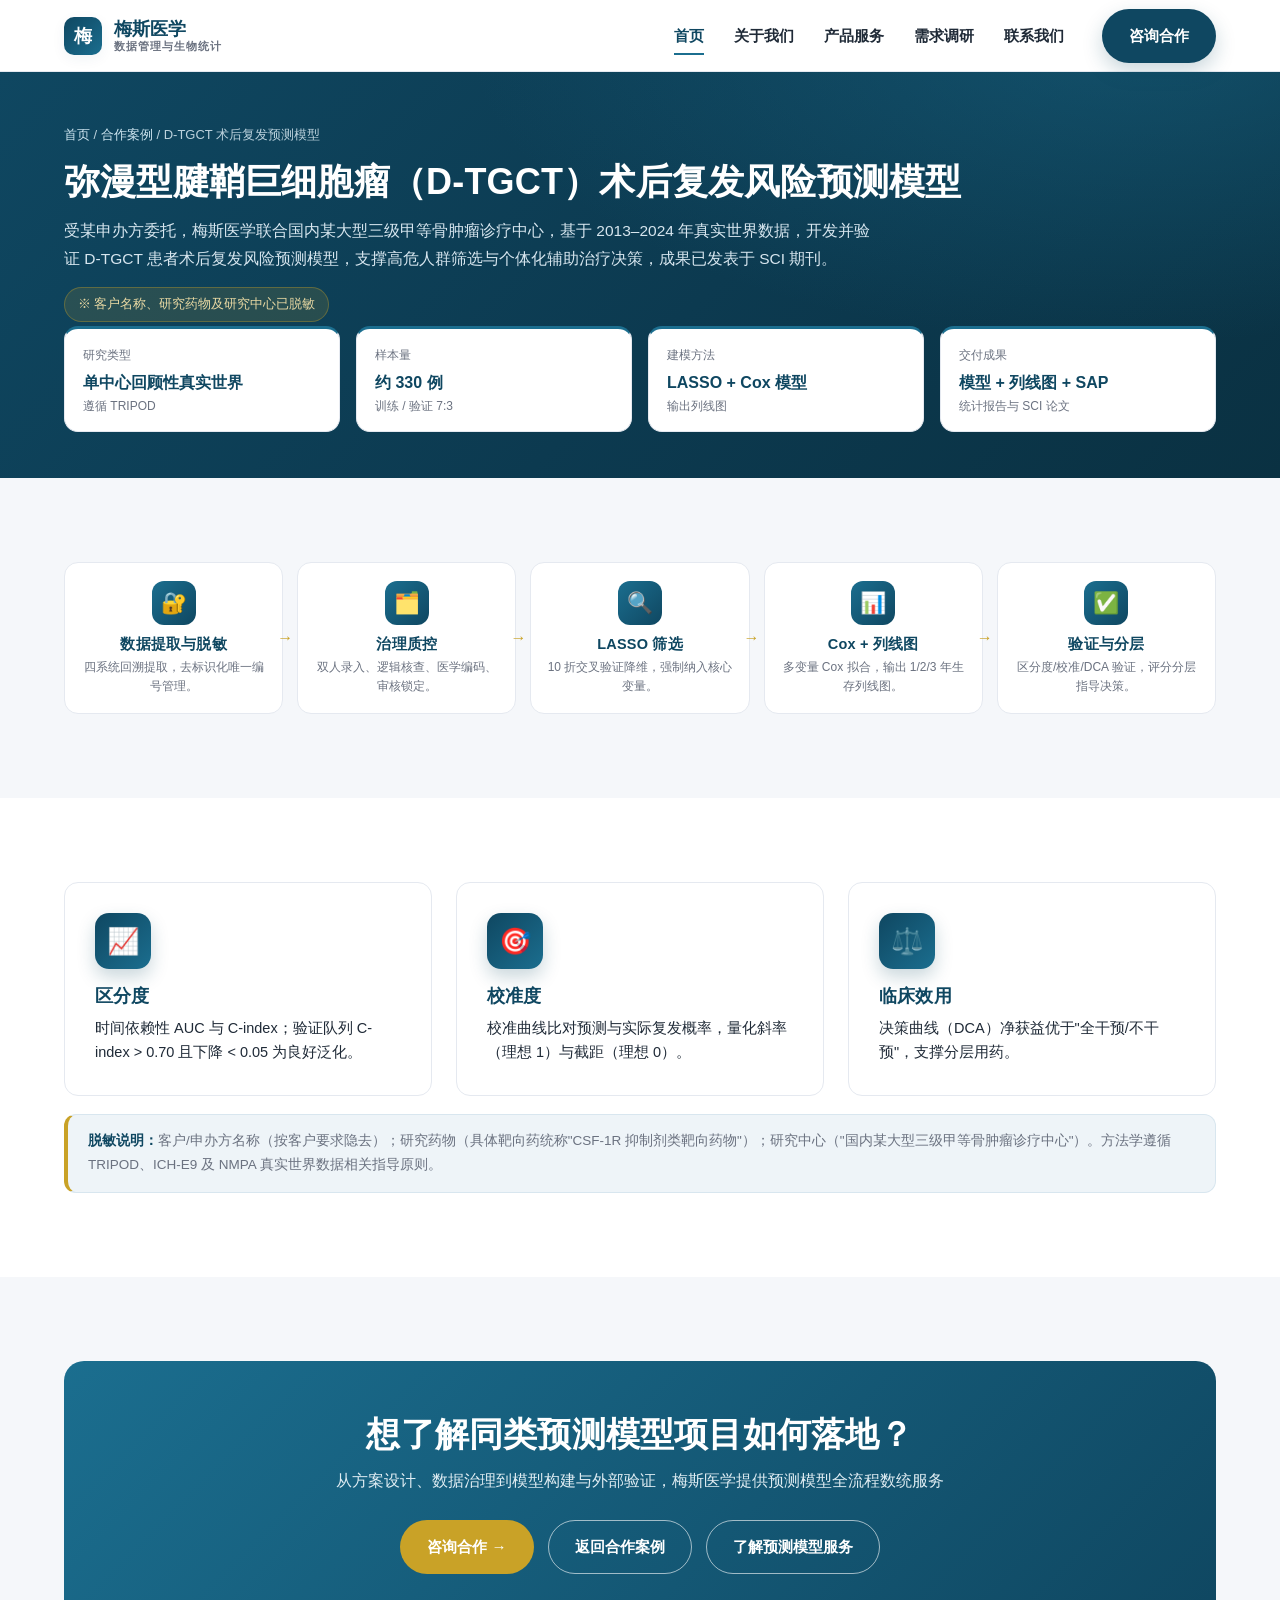
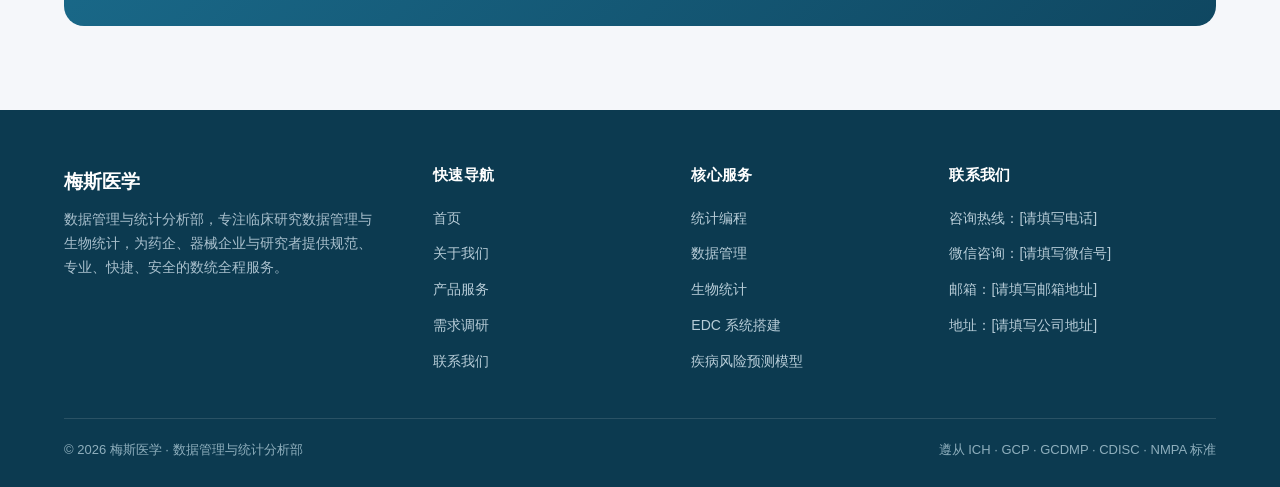
<file: case-predict.html>
<!DOCTYPE html>
<html lang="zh-CN">
<head>
<meta charset="UTF-8">
<meta name="viewport" content="width=device-width, initial-scale=1.0">
<title>预测模型项目案例 · D-TGCT 术后复发风险预测模型 | 梅斯医学</title>
<meta name="description" content="梅斯医学受申办方委托，联合某三甲骨肿瘤诊疗中心，基于 2013–2024 年真实世界数据开发并验证 D-TGCT 术后复发风险预测模型。图文概述（客户、药物与中心信息已脱敏）。">
<link rel="stylesheet" href="assets/css/style.css">
<style>
  .case-hero {
    position: relative; overflow: hidden;
    background: radial-gradient(1100px 520px at 88% -10%, rgba(27,110,143,.45), transparent 60%),
                linear-gradient(135deg, var(--navy) 0%, var(--navy-700) 55%, #0a3142 100%);
    color: #fff; padding: 52px 0 46px;
  }
  .case-hero .crumb { font-size: 13px; color: #bcd2dd; margin-bottom: 14px; }
  .case-hero .crumb a { color: #cfe6f1; }
  .case-hero .crumb a:hover { color: #fff; }
  .case-hero h1 { color: #fff; font-size: clamp(24px, 3vw, 36px); line-height: 1.2; max-width: 900px; }
  .case-hero .lead { color: #d7e6ef; font-size: 15.5px; max-width: 820px; margin-top: 14px; line-height: 1.8; }
  .case-hero .disclaim {
    display: inline-block; margin-top: 14px; font-size: 12.5px; color: #e9d9a3;
    background: rgba(201,162,39,.14); border: 1px solid rgba(201,162,39,.35);
    padding: 6px 13px; border-radius: 999px;
  }
  .fact-grid { display: grid; grid-template-columns: repeat(4, 1fr); gap: 16px; margin-top: 4px; }
  .fact { background: #fff; border: 1px solid var(--line); border-radius: 14px; padding: 16px 18px; border-top: 3px solid var(--teal); }
  .fact .k { font-size: 12px; color: var(--muted); margin-bottom: 6px; }
  .fact .v { font-size: 16px; font-weight: 800; color: var(--navy); line-height: 1.4; }
  .fact .v small { display:block; font-weight: 500; font-size: 12px; color: var(--muted); margin-top: 4px; }

  .path-flow { display: grid; grid-template-columns: repeat(5, 1fr); gap: 14px; }
  .path-step { background: #fff; border: 1px solid var(--line); border-radius: 14px; padding: 18px 14px; text-align: center; position: relative; }
  .path-step .ic { width: 44px; height: 44px; border-radius: 12px; margin: 0 auto 10px; display: grid; place-items: center; background: linear-gradient(135deg, var(--teal), var(--navy)); color: #fff; font-size: 21px; }
  .path-step h4 { font-size: 14.5px; margin: 0 0 5px; color: var(--navy); }
  .path-step p { font-size: 12px; color: var(--muted); line-height: 1.55; margin: 0; }
  .path-step::after { content: "→"; position: absolute; top: 50%; right: -11px; transform: translateY(-50%); color: var(--gold); font-weight: 800; }
  .path-flow .path-step:last-child::after { display: none; }

  .note { background: var(--bg-tint); border: 1px solid #d8e6ef; border-left: 4px solid var(--gold); border-radius: 12px; padding: 14px 20px; font-size: 13.5px; color: var(--muted); line-height: 1.8; }
  .note b { color: var(--navy); }

  @media (max-width: 900px) {
    .fact-grid { grid-template-columns: repeat(2, 1fr); }
    .path-flow { grid-template-columns: repeat(2, 1fr); }
    .path-step::after { display: none; }
  }
  @media (max-width: 540px) {
    .fact-grid { grid-template-columns: 1fr; }
    .path-flow { grid-template-columns: 1fr; }
  }
</style>
</head>
<body>

<header class="site-header">
  <div class="container nav">
    <a class="brand" href="index.html">
      <span class="mark">梅</span>
      <span class="name">梅斯医学<small>数据管理与生物统计</small></span>
    </a>
    <nav class="nav-links" id="navLinks">
      <a href="index.html" class="active">首页</a>
      <a href="about.html">关于我们</a>
      <a href="services.html">产品服务</a>
      <a href="assessment.html">需求调研</a>
      <a href="contact.html">联系我们</a>
      <a class="btn btn-primary nav-cta" href="contact.html">咨询合作</a>
    </nav>
    <button class="hamburger" id="hamburger" aria-label="菜单"><span></span><span></span><span></span></button>
  </div>
</header>

<section class="case-hero">
  <div class="container">
    <div class="crumb"><a href="index.html">首页</a> / <a href="index.html#cases">合作案例</a> / D-TGCT 术后复发预测模型</div>
    <h1>弥漫型腱鞘巨细胞瘤（D-TGCT）术后复发风险预测模型</h1>
    <p class="lead">受某申办方委托，梅斯医学联合国内某大型三级甲等骨肿瘤诊疗中心，基于 2013–2024 年真实世界数据，开发并验证 D-TGCT 患者术后复发风险预测模型，支撑高危人群筛选与个体化辅助治疗决策，成果已发表于 SCI 期刊。</p>
    <span class="disclaim">※ 客户名称、研究药物及研究中心已脱敏</span>

    <div class="fact-grid">
      <div class="fact"><div class="k">研究类型</div><div class="v">单中心回顾性真实世界<small>遵循 TRIPOD</small></div></div>
      <div class="fact"><div class="k">样本量</div><div class="v">约 330 例<small>训练 / 验证 7:3</small></div></div>
      <div class="fact"><div class="k">建模方法</div><div class="v">LASSO + Cox 模型<small>输出列线图</small></div></div>
      <div class="fact"><div class="k">交付成果</div><div class="v">模型 + 列线图 + SAP<small>统计报告与 SCI 论文</small></div></div>
    </div>
  </div>
</section>

<section class="section-soft">
  <div class="container">
    <div class="path-flow">
      <div class="path-step"><div class="ic">🔐</div><h4>数据提取与脱敏</h4><p>四系统回溯提取，去标识化唯一编号管理。</p></div>
      <div class="path-step"><div class="ic">🗂️</div><h4>治理质控</h4><p>双人录入、逻辑核查、医学编码、审核锁定。</p></div>
      <div class="path-step"><div class="ic">🔍</div><h4>LASSO 筛选</h4><p>10 折交叉验证降维，强制纳入核心变量。</p></div>
      <div class="path-step"><div class="ic">📊</div><h4>Cox + 列线图</h4><p>多变量 Cox 拟合，输出 1/2/3 年生存列线图。</p></div>
      <div class="path-step"><div class="ic">✅</div><h4>验证与分层</h4><p>区分度/校准/DCA 验证，评分分层指导决策。</p></div>
    </div>
  </div>
</section>

<section>
  <div class="container">
    <div class="grid grid-3">
      <div class="card adv"><div class="ic">📈</div><h3>区分度</h3><p>时间依赖性 AUC 与 C-index；验证队列 C-index &gt; 0.70 且下降 &lt; 0.05 为良好泛化。</p></div>
      <div class="card adv"><div class="ic">🎯</div><h3>校准度</h3><p>校准曲线比对预测与实际复发概率，量化斜率（理想 1）与截距（理想 0）。</p></div>
      <div class="card adv"><div class="ic">⚖️</div><h3>临床效用</h3><p>决策曲线（DCA）净获益优于"全干预/不干预"，支撑分层用药。</p></div>
    </div>
    <div class="note" style="margin-top:18px">
      <b>脱敏说明：</b>客户/申办方名称（按客户要求隐去）；研究药物（具体靶向药统称"CSF-1R 抑制剂类靶向药物"）；研究中心（"国内某大型三级甲等骨肿瘤诊疗中心"）。方法学遵循 TRIPOD、ICH-E9 及 NMPA 真实世界数据相关指导原则。
    </div>
  </div>
</section>

<section class="section-soft">
  <div class="container">
    <div class="cta-band reveal">
      <h2>想了解同类预测模型项目如何落地？</h2>
      <p>从方案设计、数据治理到模型构建与外部验证，梅斯医学提供预测模型全流程数统服务</p>
      <div style="display:flex;gap:14px;flex-wrap:wrap;justify-content:center;margin-top:8px">
        <a class="btn btn-gold" href="contact.html">咨询合作 →</a>
        <a class="btn btn-outline" href="index.html#cases">返回合作案例</a>
        <a class="btn btn-outline" href="services.html#predict">了解预测模型服务</a>
      </div>
    </div>
  </div>
</section>

<footer class="site-footer">
  <div class="container">
    <div class="footer-grid">
      <div class="footer-brand">
        <div class="name">梅斯医学</div>
        <p>数据管理与统计分析部，专注临床研究数据管理与生物统计，为药企、器械企业与研究者提供规范、专业、快捷、安全的数统全程服务。</p>
      </div>
      <div class="footer-links">
        <h4>快速导航</h4>
        <a href="index.html">首页</a><a href="about.html">关于我们</a><a href="services.html">产品服务</a><a href="assessment.html">需求调研</a><a href="contact.html">联系我们</a>
      </div>
      <div class="footer-links">
        <h4>核心服务</h4>
        <a href="services.html#programming">统计编程</a><a href="services.html#dm">数据管理</a><a href="services.html#biostat">生物统计</a><a href="services.html#edc">EDC 系统搭建</a><a href="services.html#predict">疾病风险预测模型</a>
      </div>
      <div>
        <h4>联系我们</h4>
        <ul class="footer-contact">
          <li>咨询热线：[请填写电话]</li><li>微信咨询：[请填写微信号]</li><li>邮箱：[请填写邮箱地址]</li><li>地址：[请填写公司地址]</li>
        </ul>
      </div>
    </div>
    <div class="footer-bottom">
      <span>© 2026 梅斯医学 · 数据管理与统计分析部</span>
      <span>遵从 ICH · GCP · GCDMP · CDISC · NMPA 标准</span>
    </div>
  </div>
</footer>

<script src="assets/js/main.js"></script>
</body>
</html>
</file>
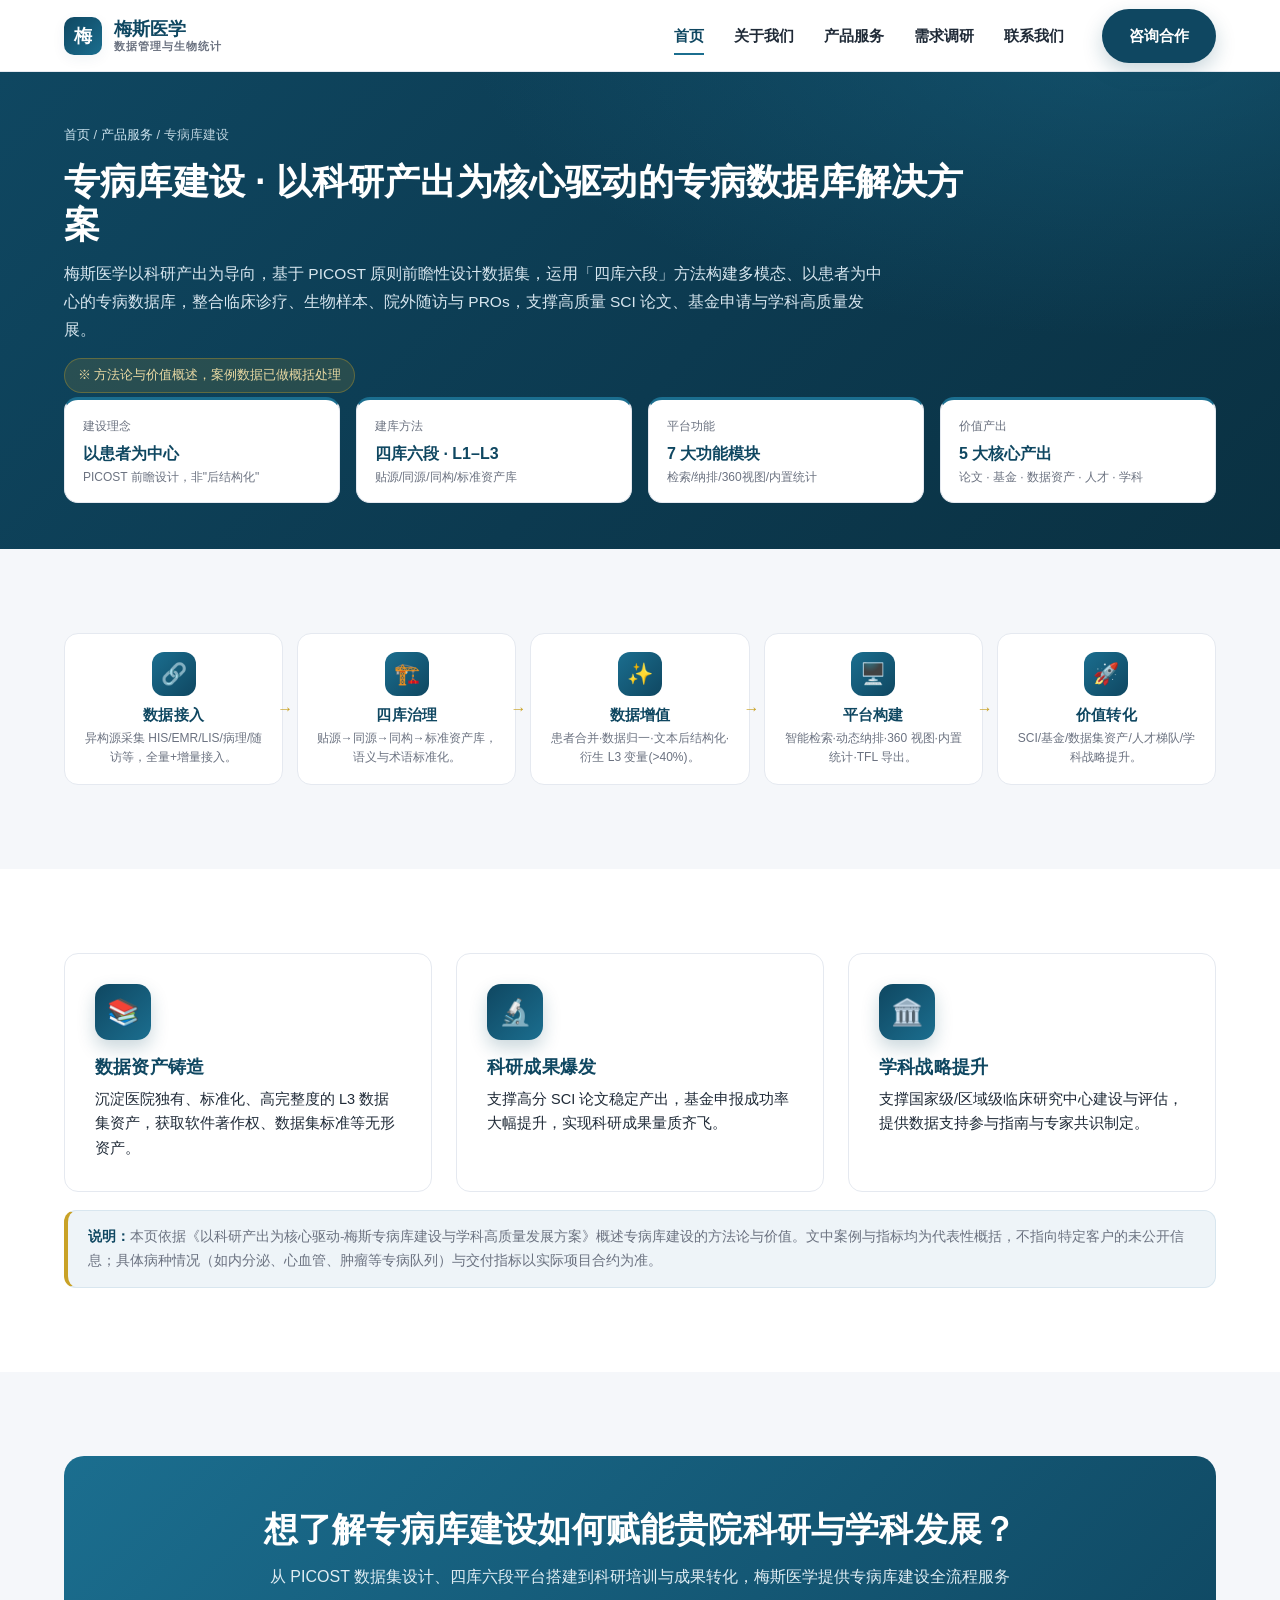
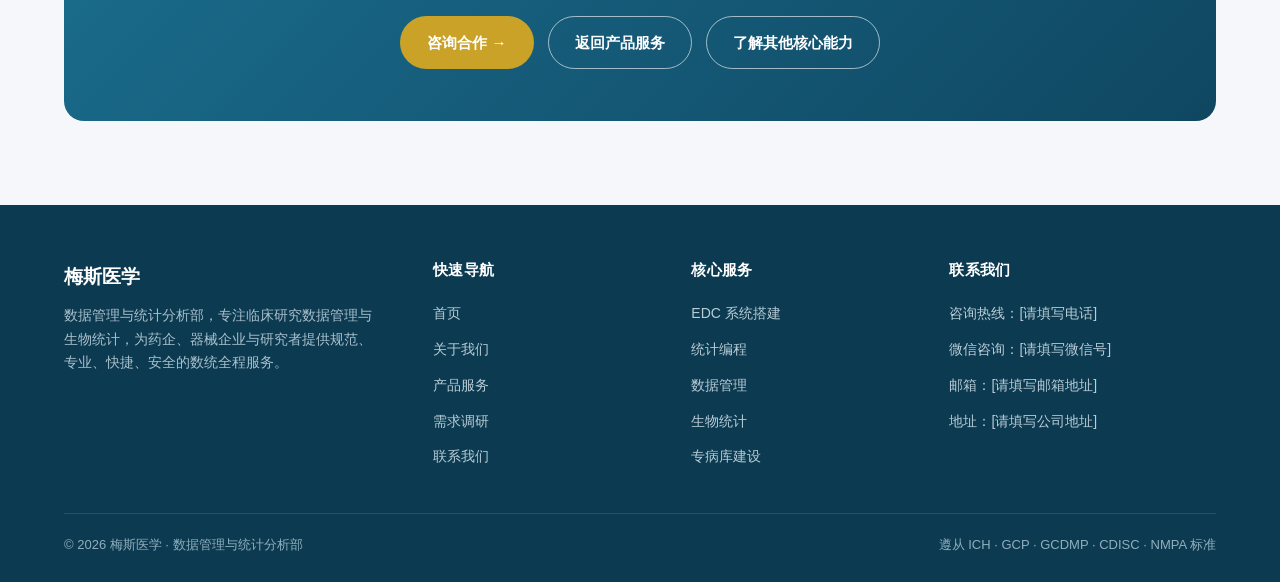
<file: case-specialty.html>
<!DOCTYPE html>
<html lang="zh-CN">
<head>
<meta charset="UTF-8">
<meta name="viewport" content="width=device-width, initial-scale=1.0">
<title>专病库建设 · 以科研产出为核心驱动的专病数据库解决方案 | 梅斯医学</title>
<meta name="description" content="梅斯医学以科研产出为导向，基于 PICOST 原则前瞻性设计数据集，运用「四库六段」方法构建多模态、以患者为中心的专病数据库，支撑高质量 SCI 论文、基金申请与学科建设。图文概述。">
<link rel="stylesheet" href="assets/css/style.css">
<style>
  .case-hero {
    position: relative; overflow: hidden;
    background: radial-gradient(1100px 520px at 88% -10%, rgba(27,110,143,.45), transparent 60%),
                linear-gradient(135deg, var(--navy) 0%, var(--navy-700) 55%, #0a3142 100%);
    color: #fff; padding: 52px 0 46px;
  }
  .case-hero .crumb { font-size: 13px; color: #bcd2dd; margin-bottom: 14px; }
  .case-hero .crumb a { color: #cfe6f1; }
  .case-hero .crumb a:hover { color: #fff; }
  .case-hero h1 { color: #fff; font-size: clamp(24px, 3vw, 36px); line-height: 1.2; max-width: 900px; }
  .case-hero .lead { color: #d7e6ef; font-size: 15.5px; max-width: 820px; margin-top: 14px; line-height: 1.8; }
  .case-hero .disclaim {
    display: inline-block; margin-top: 14px; font-size: 12.5px; color: #e9d9a3;
    background: rgba(201,162,39,.14); border: 1px solid rgba(201,162,39,.35);
    padding: 6px 13px; border-radius: 999px;
  }
  .fact-grid { display: grid; grid-template-columns: repeat(4, 1fr); gap: 16px; margin-top: 4px; }
  .fact { background: #fff; border: 1px solid var(--line); border-radius: 14px; padding: 16px 18px; border-top: 3px solid var(--teal); }
  .fact .k { font-size: 12px; color: var(--muted); margin-bottom: 6px; }
  .fact .v { font-size: 16px; font-weight: 800; color: var(--navy); line-height: 1.4; }
  .fact .v small { display:block; font-weight: 500; font-size: 12px; color: var(--muted); margin-top: 4px; }

  .path-flow { display: grid; grid-template-columns: repeat(5, 1fr); gap: 14px; }
  .path-step { background: #fff; border: 1px solid var(--line); border-radius: 14px; padding: 18px 14px; text-align: center; position: relative; }
  .path-step .ic { width: 44px; height: 44px; border-radius: 12px; margin: 0 auto 10px; display: grid; place-items: center; background: linear-gradient(135deg, var(--teal), var(--navy)); color: #fff; font-size: 21px; }
  .path-step h4 { font-size: 14.5px; margin: 0 0 5px; color: var(--navy); }
  .path-step p { font-size: 12px; color: var(--muted); line-height: 1.55; margin: 0; }
  .path-step::after { content: "→"; position: absolute; top: 50%; right: -11px; transform: translateY(-50%); color: var(--gold); font-weight: 800; }
  .path-flow .path-step:last-child::after { display: none; }

  .note { background: var(--bg-tint); border: 1px solid #d8e6ef; border-left: 4px solid var(--gold); border-radius: 12px; padding: 14px 20px; font-size: 13.5px; color: var(--muted); line-height: 1.8; }
  .note b { color: var(--navy); }

  @media (max-width: 900px) {
    .fact-grid { grid-template-columns: repeat(2, 1fr); }
    .path-flow { grid-template-columns: repeat(2, 1fr); }
    .path-step::after { display: none; }
  }
  @media (max-width: 540px) {
    .fact-grid { grid-template-columns: 1fr; }
    .path-flow { grid-template-columns: 1fr; }
  }
</style>
</head>
<body>

<header class="site-header">
  <div class="container nav">
    <a class="brand" href="index.html">
      <span class="mark">梅</span>
      <span class="name">梅斯医学<small>数据管理与生物统计</small></span>
    </a>
    <nav class="nav-links" id="navLinks">
      <a href="index.html" class="active">首页</a>
      <a href="about.html">关于我们</a>
      <a href="services.html">产品服务</a>
      <a href="assessment.html">需求调研</a>
      <a href="contact.html">联系我们</a>
      <a class="btn btn-primary nav-cta" href="contact.html">咨询合作</a>
    </nav>
    <button class="hamburger" id="hamburger" aria-label="菜单"><span></span><span></span><span></span></button>
  </div>
</header>

<section class="case-hero">
  <div class="container">
    <div class="crumb"><a href="index.html">首页</a> / <a href="services.html">产品服务</a> / 专病库建设</div>
    <h1>专病库建设 · 以科研产出为核心驱动的专病数据库解决方案</h1>
    <p class="lead">梅斯医学以科研产出为导向，基于 PICOST 原则前瞻性设计数据集，运用「四库六段」方法构建多模态、以患者为中心的专病数据库，整合临床诊疗、生物样本、院外随访与 PROs，支撑高质量 SCI 论文、基金申请与学科高质量发展。</p>
    <span class="disclaim">※ 方法论与价值概述，案例数据已做概括处理</span>

    <div class="fact-grid">
      <div class="fact"><div class="k">建设理念</div><div class="v">以患者为中心<small>PICOST 前瞻设计，非"后结构化"</small></div></div>
      <div class="fact"><div class="k">建库方法</div><div class="v">四库六段 · L1–L3<small>贴源/同源/同构/标准资产库</small></div></div>
      <div class="fact"><div class="k">平台功能</div><div class="v">7 大功能模块<small>检索/纳排/360视图/内置统计</small></div></div>
      <div class="fact"><div class="k">价值产出</div><div class="v">5 大核心产出<small>论文 · 基金 · 数据资产 · 人才 · 学科</small></div></div>
    </div>
  </div>
</section>

<section class="section-soft">
  <div class="container">
    <div class="path-flow">
      <div class="path-step"><div class="ic">🔗</div><h4>数据接入</h4><p>异构源采集 HIS/EMR/LIS/病理/随访等，全量+增量接入。</p></div>
      <div class="path-step"><div class="ic">🏗️</div><h4>四库治理</h4><p>贴源→同源→同构→标准资产库，语义与术语标准化。</p></div>
      <div class="path-step"><div class="ic">✨</div><h4>数据增值</h4><p>患者合并·数据归一·文本后结构化·衍生 L3 变量(&gt;40%)。</p></div>
      <div class="path-step"><div class="ic">🖥️</div><h4>平台构建</h4><p>智能检索·动态纳排·360 视图·内置统计·TFL 导出。</p></div>
      <div class="path-step"><div class="ic">🚀</div><h4>价值转化</h4><p>SCI/基金/数据集资产/人才梯队/学科战略提升。</p></div>
    </div>
  </div>
</section>

<section>
  <div class="container">
    <div class="grid grid-3">
      <div class="card adv"><div class="ic">📚</div><h3>数据资产铸造</h3><p>沉淀医院独有、标准化、高完整度的 L3 数据集资产，获取软件著作权、数据集标准等无形资产。</p></div>
      <div class="card adv"><div class="ic">🔬</div><h3>科研成果爆发</h3><p>支撑高分 SCI 论文稳定产出，基金申报成功率大幅提升，实现科研成果量质齐飞。</p></div>
      <div class="card adv"><div class="ic">🏛️</div><h3>学科战略提升</h3><p>支撑国家级/区域级临床研究中心建设与评估，提供数据支持参与指南与专家共识制定。</p></div>
    </div>
    <div class="note" style="margin-top:18px">
      <b>说明：</b>本页依据《以科研产出为核心驱动-梅斯专病库建设与学科高质量发展方案》概述专病库建设的方法论与价值。文中案例与指标均为代表性概括，不指向特定客户的未公开信息；具体病种情况（如内分泌、心血管、肿瘤等专病队列）与交付指标以实际项目合约为准。
    </div>
  </div>
</section>

<section class="section-soft">
  <div class="container">
    <div class="cta-band reveal">
      <h2>想了解专病库建设如何赋能贵院科研与学科发展？</h2>
      <p>从 PICOST 数据集设计、四库六段平台搭建到科研培训与成果转化，梅斯医学提供专病库建设全流程服务</p>
      <div style="display:flex;gap:14px;flex-wrap:wrap;justify-content:center;margin-top:8px">
        <a class="btn btn-gold" href="contact.html">咨询合作 →</a>
        <a class="btn btn-outline" href="services.html#specialty-build">返回产品服务</a>
        <a class="btn btn-outline" href="services.html">了解其他核心能力</a>
      </div>
    </div>
  </div>
</section>

<footer class="site-footer">
  <div class="container">
    <div class="footer-grid">
      <div class="footer-brand">
        <div class="name">梅斯医学</div>
        <p>数据管理与统计分析部，专注临床研究数据管理与生物统计，为药企、器械企业与研究者提供规范、专业、快捷、安全的数统全程服务。</p>
      </div>
      <div class="footer-links">
        <h4>快速导航</h4>
        <a href="index.html">首页</a><a href="about.html">关于我们</a><a href="services.html">产品服务</a><a href="assessment.html">需求调研</a><a href="contact.html">联系我们</a>
      </div>
      <div class="footer-links">
        <h4>核心服务</h4>
        <a href="services.html#edc">EDC 系统搭建</a><a href="services.html#programming">统计编程</a><a href="services.html#dm">数据管理</a><a href="services.html#biostat">生物统计</a><a href="services.html#specialty-build">专病库建设</a>
      </div>
      <div>
        <h4>联系我们</h4>
        <ul class="footer-contact">
          <li>咨询热线：[请填写电话]</li><li>微信咨询：[请填写微信号]</li><li>邮箱：[请填写邮箱地址]</li><li>地址：[请填写公司地址]</li>
        </ul>
      </div>
    </div>
    <div class="footer-bottom">
      <span>© 2026 梅斯医学 · 数据管理与统计分析部</span>
      <span>遵从 ICH · GCP · GCDMP · CDISC · NMPA 标准</span>
    </div>
  </div>
</footer>

<script src="assets/js/main.js"></script>
</body>
</html>
</file>
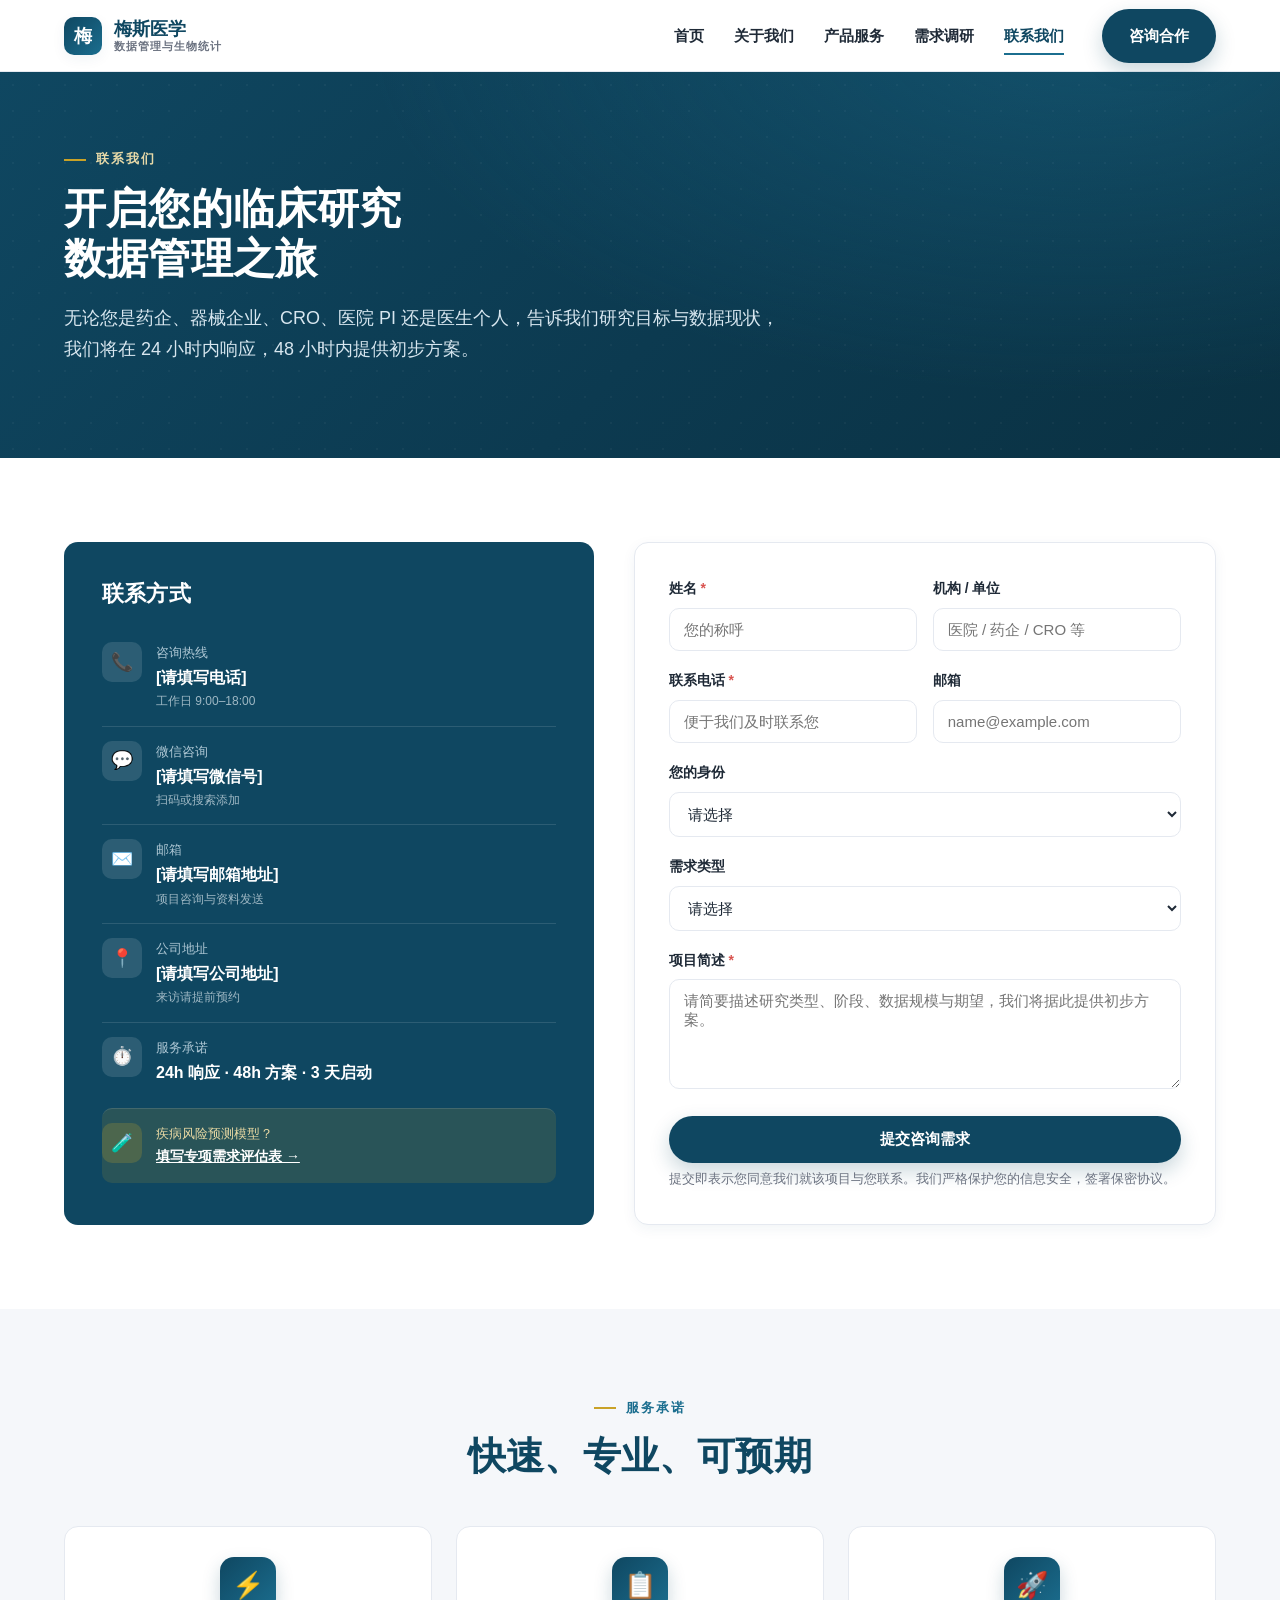
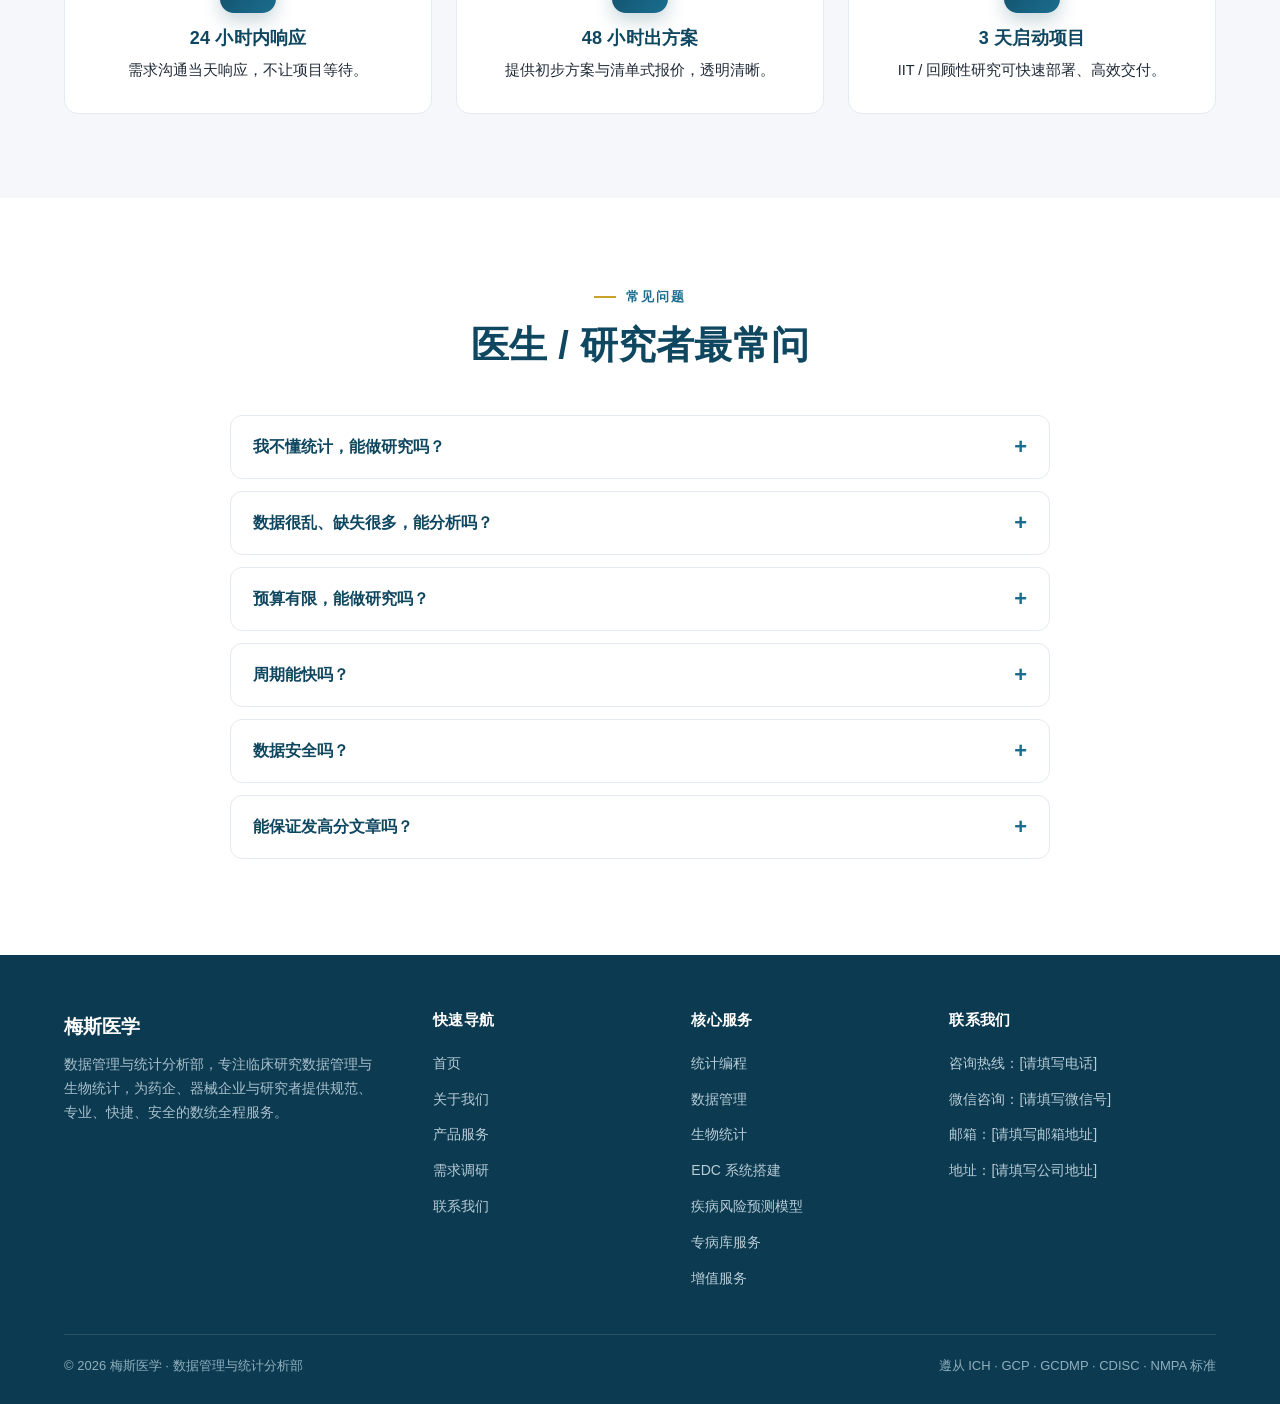
<file: contact.html>
<!DOCTYPE html>
<html lang="zh-CN">
<head>
<meta charset="UTF-8">
<meta name="viewport" content="width=device-width, initial-scale=1.0">
<title>联系我们 | 梅斯医学 · 数据管理与生物统计</title>
<meta name="description" content="联系梅斯医学数据管理与统计分析部：24 小时内响应、48 小时内提供初步方案、3 个工作日内启动项目。咨询热线、微信、邮箱与在线表单。">
<link rel="stylesheet" href="assets/css/style.css">
</head>
<body>

<!-- ===== Header ===== -->
<header class="site-header">
  <div class="container nav">
    <a class="brand" href="index.html">
      <span class="mark">梅</span>
      <span class="name">梅斯医学<small>数据管理与生物统计</small></span>
    </a>
    <nav class="nav-links" id="navLinks">
      <a href="index.html">首页</a>
      <a href="about.html">关于我们</a>
      <a href="services.html">产品服务</a>
      <a href="assessment.html">需求调研</a>
      <a href="contact.html" class="active">联系我们</a>
      <a class="btn btn-primary nav-cta" href="contact.html">咨询合作</a>
    </nav>
    <button class="hamburger" id="hamburger" aria-label="菜单"><span></span><span></span><span></span></button>
  </div>
</header>

<!-- ===== 子页 Hero ===== -->
<section class="hero" style="padding:72px 0 64px">
  <div class="container">
    <span class="eyebrow" style="color:var(--gold-soft)">联系我们</span>
    <h1 style="font-size:clamp(28px,3.6vw,42px)">开启您的临床研究<br>数据管理之旅</h1>
    <p class="lead" style="max-width:720px">无论您是药企、器械企业、CRO、医院 PI 还是医生个人，告诉我们研究目标与数据现状，我们将在 24 小时内响应，48 小时内提供初步方案。</p>
  </div>
</section>

<!-- ===== 联系信息 + 表单 ===== -->
<section>
  <div class="container">
    <div class="contact-grid">
      <!-- 信息卡 -->
      <div class="info-card reveal">
        <h3>联系方式</h3>
        <div class="info-row">
          <div class="ic">📞</div>
          <div><div class="k">咨询热线</div><div class="v">[请填写电话]</div><div class="note">工作日 9:00–18:00</div></div>
        </div>
        <div class="info-row">
          <div class="ic">💬</div>
          <div><div class="k">微信咨询</div><div class="v">[请填写微信号]</div><div class="note">扫码或搜索添加</div></div>
        </div>
        <div class="info-row">
          <div class="ic">✉️</div>
          <div><div class="k">邮箱</div><div class="v">[请填写邮箱地址]</div><div class="note">项目咨询与资料发送</div></div>
        </div>
        <div class="info-row">
          <div class="ic">📍</div>
          <div><div class="k">公司地址</div><div class="v">[请填写公司地址]</div><div class="note">来访请提前预约</div></div>
        </div>
        <div class="info-row">
          <div class="ic">⏱️</div>
          <div><div class="k">服务承诺</div><div class="v">24h 响应 · 48h 方案 · 3 天启动</div></div>
        </div>
        <div class="info-row" style="background:rgba(201,162,39,.14);border-radius:10px;margin-top:8px">
          <div class="ic" style="background:rgba(201,162,39,.22)">🧪</div>
          <div><div class="k" style="color:#e9d9a3">疾病风险预测模型？</div><div class="v" style="font-size:14px"><a href="assessment.html" style="color:#fff;text-decoration:underline">填写专项需求评估表 →</a></div></div>
        </div>
      </div>

      <!-- 表单卡 -->
      <div class="form-card reveal">
        <div class="form-success" id="formSuccess">✓ 提交成功！我们的项目顾问将在 24 小时内与您联系，请保持电话畅通。</div>
        <form id="contactForm" action="https://submit-form.com/YHLIrNSOG" method="POST" novalidate>
          <input type="hidden" name="_gotcha">
          <div class="field-row">
            <div class="field">
              <label for="name">姓名 <span class="req">*</span></label>
              <input type="text" id="name" name="name" placeholder="您的称呼" required>
            </div>
            <div class="field">
              <label for="org">机构 / 单位</label>
              <input type="text" id="org" name="org" placeholder="医院 / 药企 / CRO 等">
            </div>
          </div>
          <div class="field-row">
            <div class="field">
              <label for="phone">联系电话 <span class="req">*</span></label>
              <input type="tel" id="phone" name="phone" placeholder="便于我们及时联系您" required>
            </div>
            <div class="field">
              <label for="email">邮箱</label>
              <input type="email" id="email" name="email" placeholder="name@example.com">
            </div>
          </div>
          <div class="field">
            <label for="role">您的身份</label>
            <select id="role" name="role">
              <option value="">请选择</option>
              <option>药企 / 器械企业</option>
              <option>CRO</option>
              <option>医院 PI / 科室主任</option>
              <option>医生个人 / 研究者</option>
              <option>科研团队 / 其他</option>
            </select>
          </div>
          <div class="field">
            <label for="need">需求类型</label>
            <select id="need" name="need">
              <option value="">请选择</option>
              <option>统计编程（SDTM / ADaM / TFL）</option>
              <option>数据管理（EDC / CRF / 质疑 / 编码）</option>
              <option>EDC 系统搭建（自研平台）</option>
              <option>生物统计（设计 / SAP / CSR）</option>
              <option>专病库建设 / 数据治理</option>
              <option>真实世界研究（RWE）</option>
              <option>文章发表支持</option>
              <option>其他 / 待评估</option>
            </select>
          </div>
          <div class="field">
            <label for="msg">项目简述 <span class="req">*</span></label>
            <textarea id="msg" name="msg" placeholder="请简要描述研究类型、阶段、数据规模与期望，我们将据此提供初步方案。" required></textarea>
          </div>
          <button type="submit" class="btn btn-primary" style="width:100%;justify-content:center">提交咨询需求</button>
          <p class="form-note">提交即表示您同意我们就该项目与您联系。我们严格保护您的信息安全，签署保密协议。</p>
        </form>
      </div>
    </div>
  </div>
</section>

<!-- ===== 服务承诺 ===== -->
<section class="section-soft">
  <div class="container">
    <div class="section-head center reveal">
      <span class="eyebrow">服务承诺</span>
      <h2 class="section-title">快速、专业、可预期</h2>
    </div>
    <div class="grid grid-3">
      <div class="card adv reveal" style="text-align:center"><div class="ic" style="margin:0 auto 14px">⚡</div><h3>24 小时内响应</h3><p>需求沟通当天响应，不让项目等待。</p></div>
      <div class="card adv reveal" style="text-align:center"><div class="ic" style="margin:0 auto 14px">📋</div><h3>48 小时出方案</h3><p>提供初步方案与清单式报价，透明清晰。</p></div>
      <div class="card adv reveal" style="text-align:center"><div class="ic" style="margin:0 auto 14px">🚀</div><h3>3 天启动项目</h3><p>IIT / 回顾性研究可快速部署、高效交付。</p></div>
    </div>
  </div>
</section>

<!-- ===== FAQ ===== -->
<section>
  <div class="container">
    <div class="section-head center reveal">
      <span class="eyebrow">常见问题</span>
      <h2 class="section-title">医生 / 研究者最常问</h2>
    </div>
    <div class="reveal" style="max-width:820px;margin:0 auto">
      <div class="faq-item">
        <button class="faq-q">我不懂统计，能做研究吗？<span class="pm">+</span></button>
        <div class="faq-a"><p>完全可以。我们的服务就是为了让您专注于临床，统计和数据的事情全部交给我们——您只需要提出研究想法。</p></div>
      </div>
      <div class="faq-item">
        <button class="faq-q">数据很乱、缺失很多，能分析吗？<span class="pm">+</span></button>
        <div class="faq-a"><p>可以。我们有专业的数据治理团队，擅长处理缺失数据、异构数据、脏数据等问题，通过标准化清洗与多重插值等方法保障分析质量。</p></div>
      </div>
      <div class="faq-item">
        <button class="faq-q">预算有限，能做研究吗？<span class="pm">+</span></button>
        <div class="faq-a"><p>可以。我们采用清单式报价，您可以只选购需要的模块，按需付费；并提供阶梯式服务套餐，适配不同预算。</p></div>
      </div>
      <div class="faq-item">
        <button class="faq-q">周期能快吗？<span class="pm">+</span></button>
        <div class="faq-a"><p>可以。回顾性研究最快 2 周完成统计分析，IIT 研究 3 天内启动数据采集；如需进一步压缩周期，可选购加急通道。</p></div>
      </div>
      <div class="faq-item">
        <button class="faq-q">数据安全吗？<span class="pm">+</span></button>
        <div class="faq-a"><p>我们有严格的数据安全管理制度，签署保密协议，加密传输、权限控制与审计追踪，确保您的数据安全。</p></div>
      </div>
      <div class="faq-item">
        <button class="faq-q">能保证发高分文章吗？<span class="pm">+</span></button>
        <div class="faq-a"><p>不做分值承诺。我们能保证的是规范的统计分析、清晰的图表呈现、专业的统计方法描述——这是高质量论文的基础，但能否录用由期刊与审稿人决定。</p></div>
      </div>
    </div>
  </div>
</section>

<!-- ===== Footer ===== -->
<footer class="site-footer">
  <div class="container">
    <div class="footer-grid">
      <div class="footer-brand">
        <div class="name">梅斯医学</div>
        <p>数据管理与统计分析部，专注临床研究数据管理与生物统计，为药企、器械企业与研究者提供规范、专业、快捷、安全的数统全程服务。</p>
      </div>
      <div class="footer-links">
        <h4>快速导航</h4>
        <a href="index.html">首页</a>
        <a href="about.html">关于我们</a>
        <a href="services.html">产品服务</a>
        <a href="assessment.html">需求调研</a>
        <a href="contact.html">联系我们</a>
      </div>
      <div class="footer-links">
        <h4>核心服务</h4>
        <a href="services.html#programming">统计编程</a>
        <a href="services.html#dm">数据管理</a>
        <a href="services.html#biostat">生物统计</a>
        <a href="services.html#edc">EDC 系统搭建</a>
        <a href="services.html#predict">疾病风险预测模型</a>
        <a href="services.html#specialty">专病库服务</a>
        <a href="services.html#value">增值服务</a>
      </div>
      <div>
        <h4>联系我们</h4>
        <ul class="footer-contact">
          <li>咨询热线：[请填写电话]</li>
          <li>微信咨询：[请填写微信号]</li>
          <li>邮箱：[请填写邮箱地址]</li>
          <li>地址：[请填写公司地址]</li>
        </ul>
      </div>
    </div>
    <div class="footer-bottom">
      <span>© 2026 梅斯医学 · 数据管理与统计分析部</span>
      <span>遵从 ICH · GCP · GCDMP · CDISC · NMPA 标准</span>
    </div>
  </div>
</footer>

<script src="assets/js/main.js"></script>
</body>
</html>
</file>
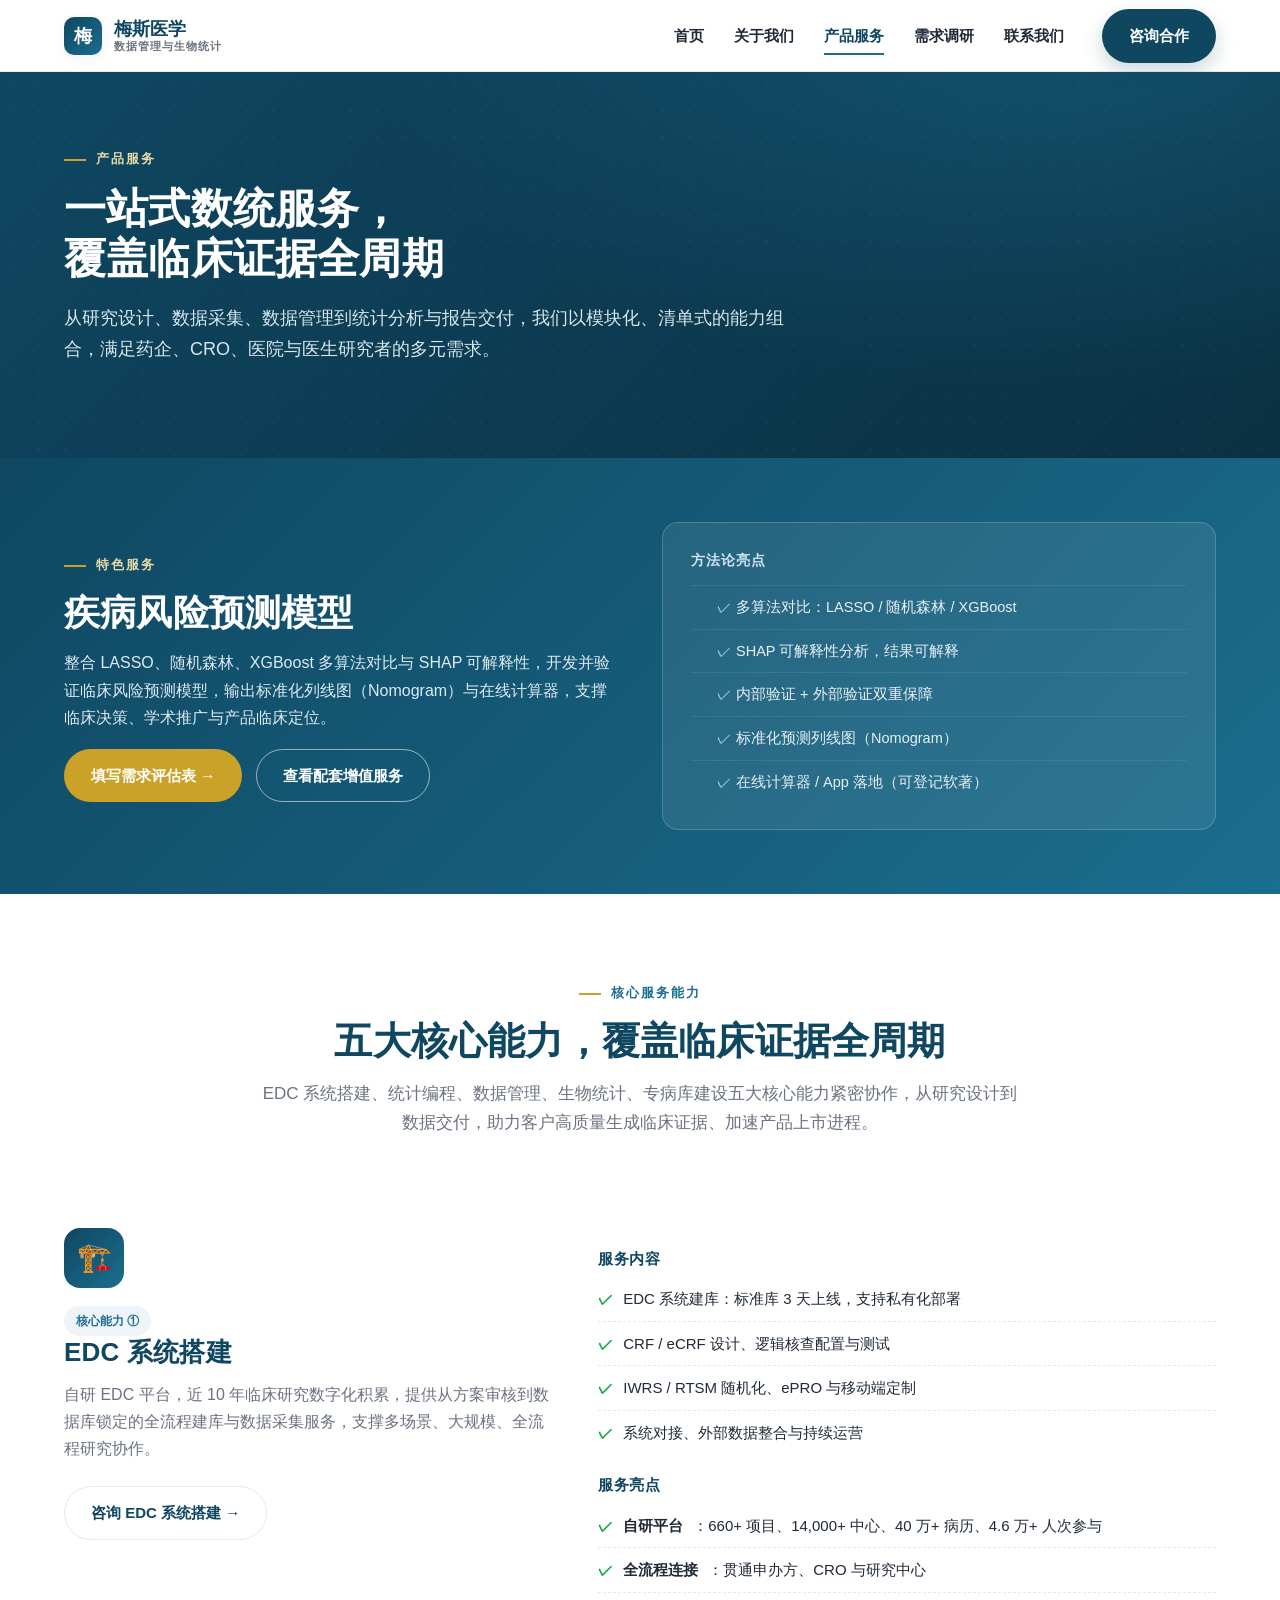
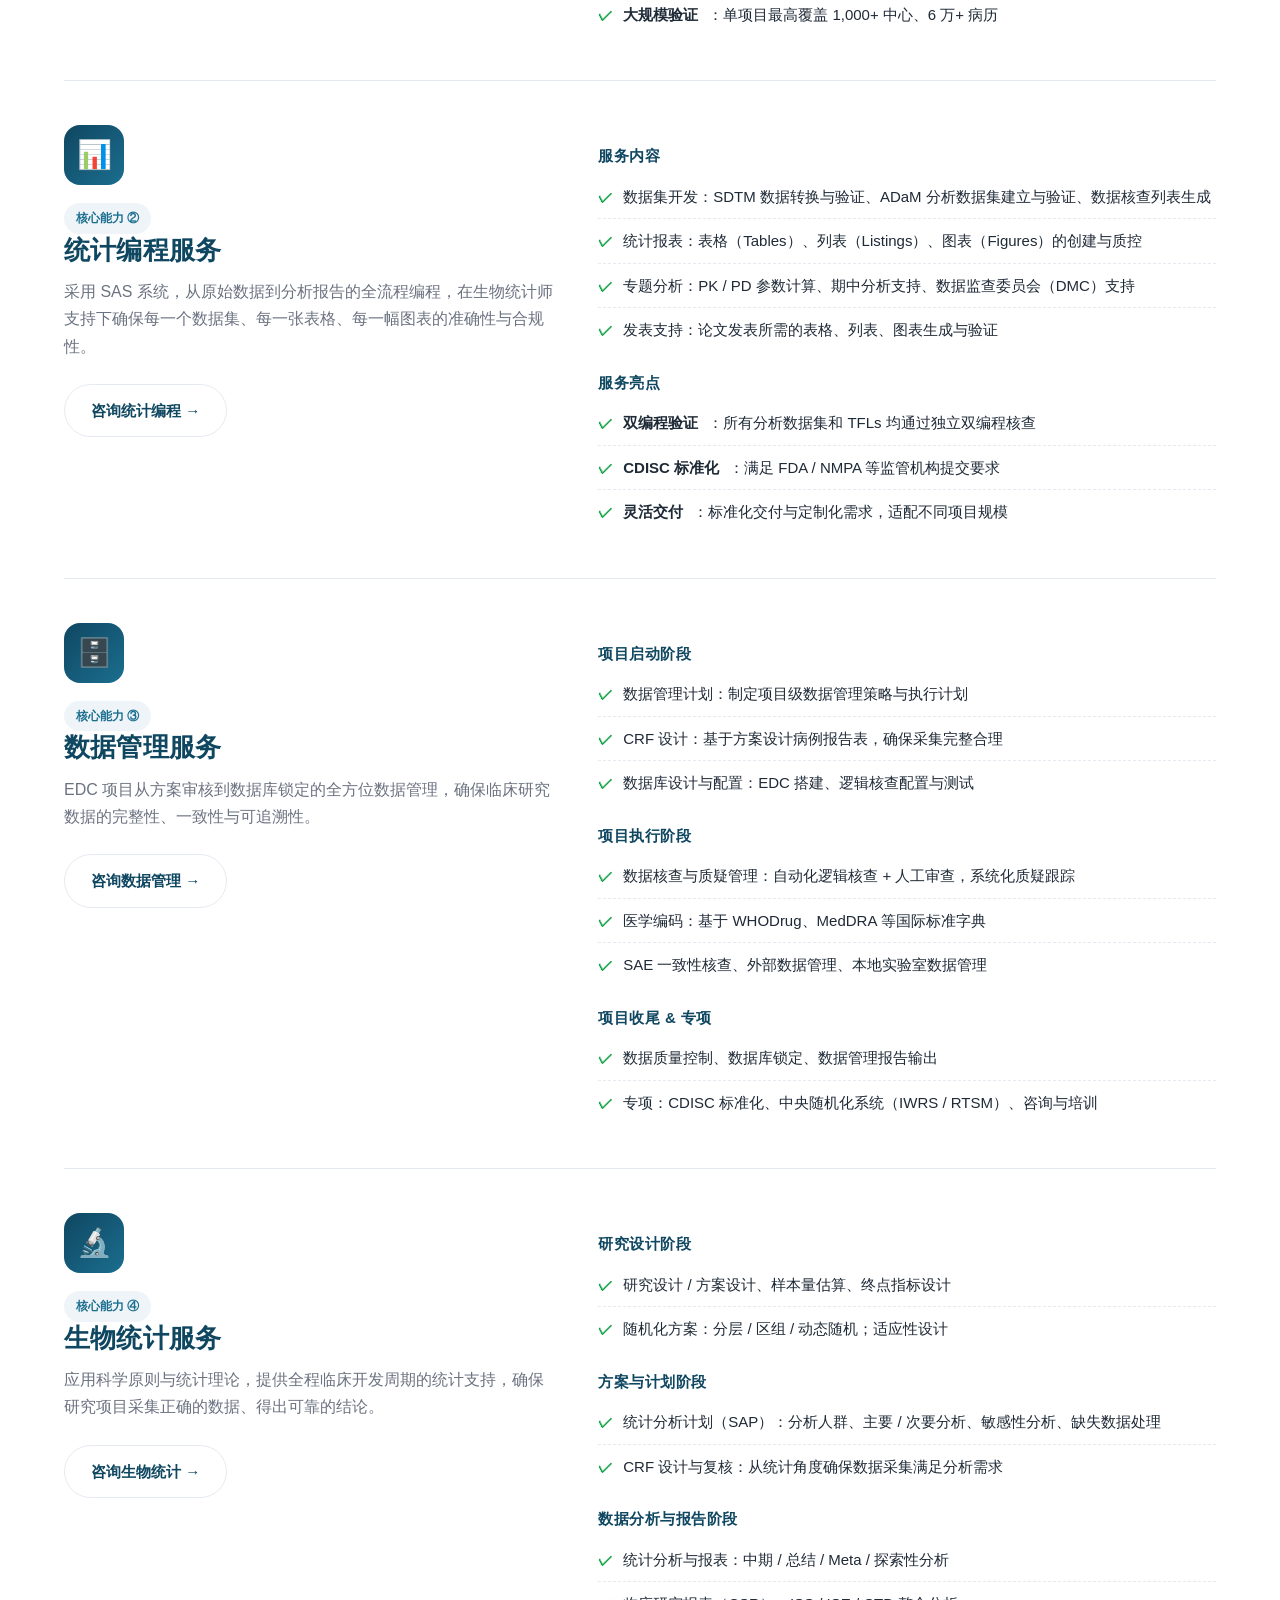
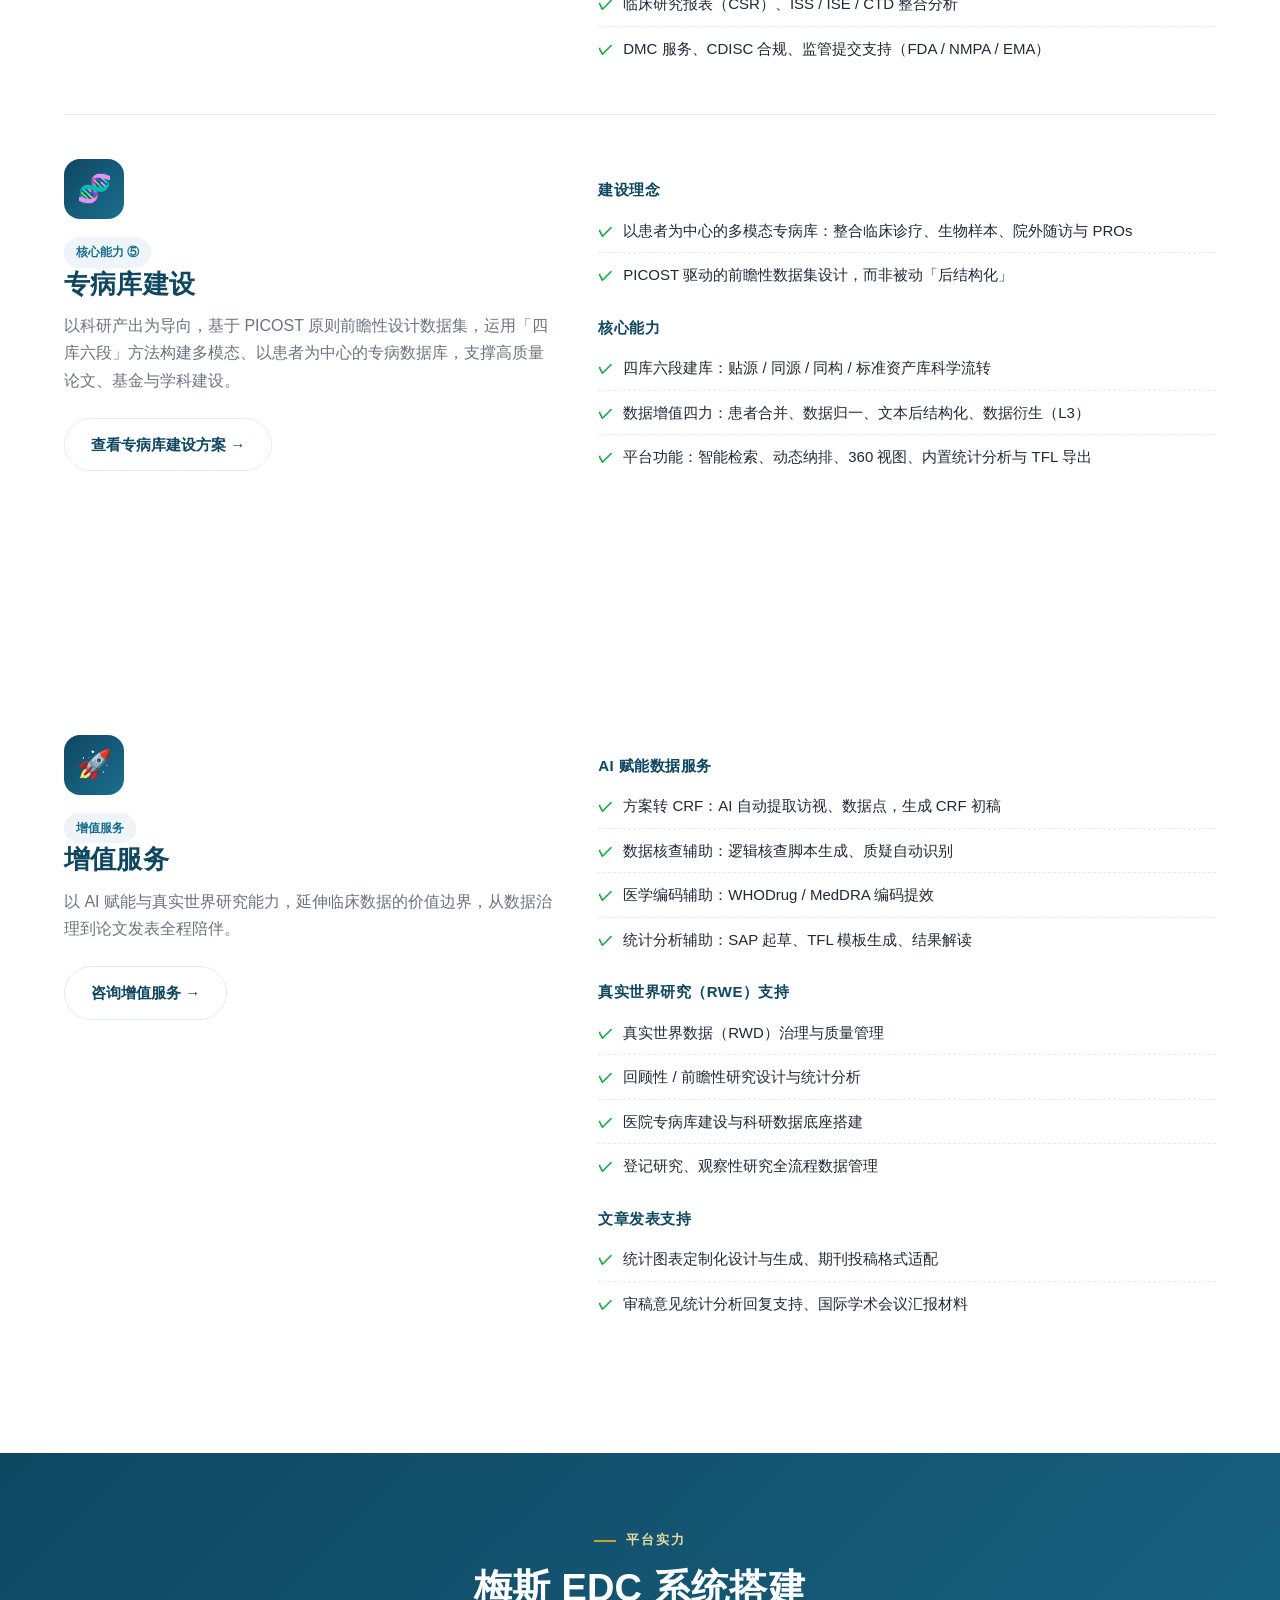
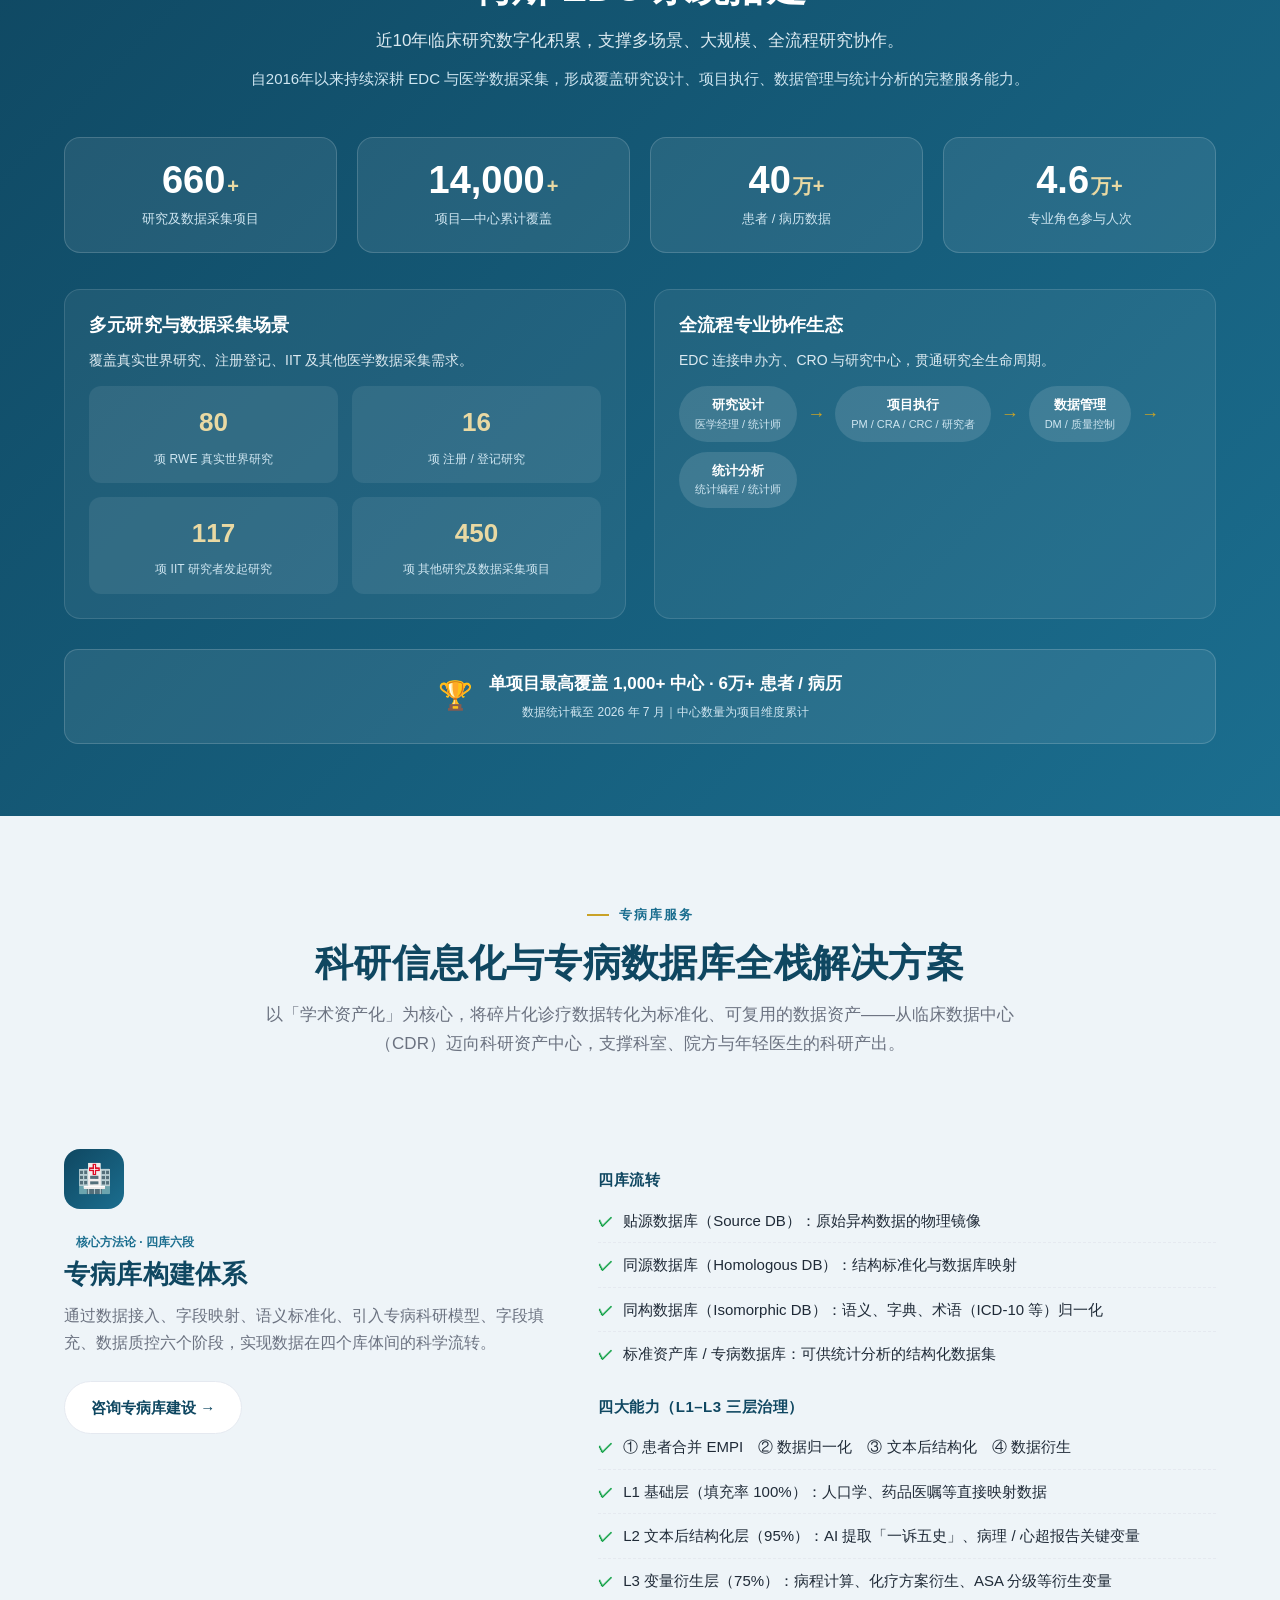
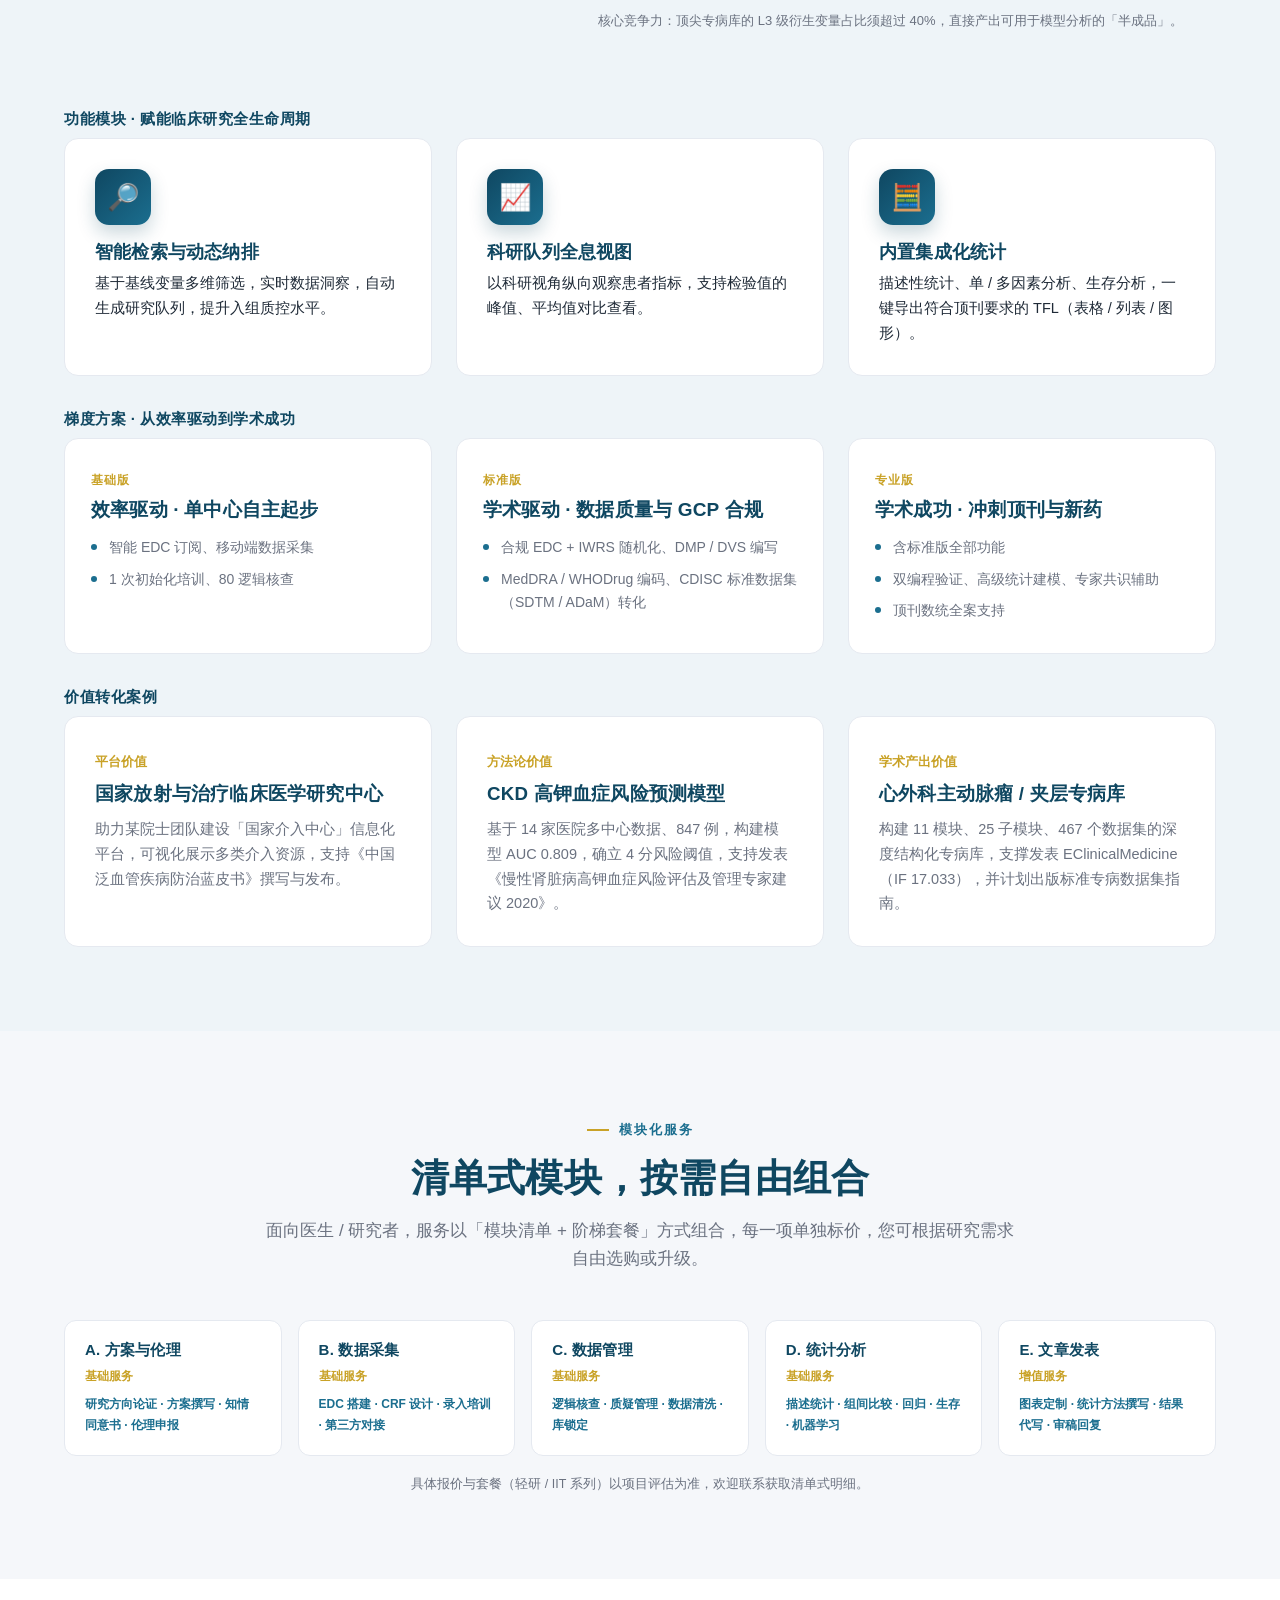
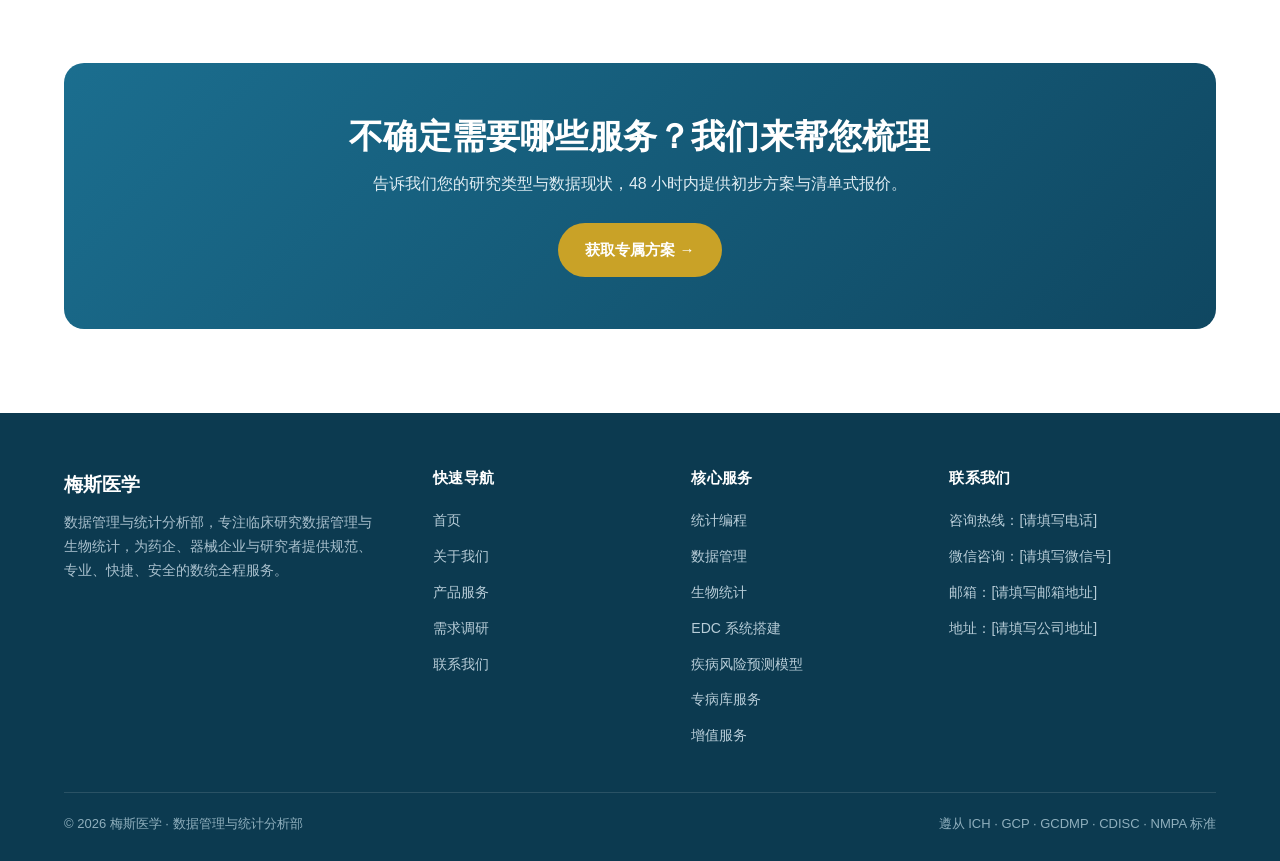
<file: services.html>
<!DOCTYPE html>
<html lang="zh-CN">
<head>
<meta charset="UTF-8">
<meta name="viewport" content="width=device-width, initial-scale=1.0">
<title>产品服务 | 梅斯医学 · EDC系统搭建 / 统计编程 / 数据管理 / 生物统计 / 增值服务</title>
<meta name="description" content="梅斯医学数据管理与统计分析服务：EDC系统搭建（自研平台/建库/CRF/逻辑核查）、统计编程（SDTM/ADaM/TFL）、数据管理（EDC/CRF/质疑/编码）、生物统计（设计/SAP/CSR）、增值服务（AI/RWE/文章发表）。">
<link rel="stylesheet" href="assets/css/style.css">
</head>
<body>

<!-- ===== Header ===== -->
<header class="site-header">
  <div class="container nav">
    <a class="brand" href="index.html">
      <span class="mark">梅</span>
      <span class="name">梅斯医学<small>数据管理与生物统计</small></span>
    </a>
    <nav class="nav-links" id="navLinks">
      <a href="index.html">首页</a>
      <a href="about.html">关于我们</a>
      <a href="services.html" class="active">产品服务</a>
      <a href="assessment.html">需求调研</a>
      <a href="contact.html">联系我们</a>
      <a class="btn btn-primary nav-cta" href="contact.html">咨询合作</a>
    </nav>
    <button class="hamburger" id="hamburger" aria-label="菜单"><span></span><span></span><span></span></button>
  </div>
</header>

<!-- ===== 子页 Hero ===== -->
<section class="hero" style="padding:72px 0 64px">
  <div class="container">
    <span class="eyebrow" style="color:var(--gold-soft)">产品服务</span>
    <h1 style="font-size:clamp(28px,3.6vw,42px)">一站式数统服务，<br>覆盖临床证据全周期</h1>
    <p class="lead" style="max-width:740px">从研究设计、数据采集、数据管理到统计分析与报告交付，我们以模块化、清单式的能力组合，满足药企、CRO、医院与医生研究者的多元需求。</p>
  </div>
</section>

<!-- ===== 特色服务：疾病风险预测模型 ===== -->
<section id="predict" style="background:linear-gradient(135deg,#0F4761,#1B6E8F);color:#fff;padding:64px 0">
  <div class="container">
    <div class="grid grid-2" style="align-items:center;gap:44px">
      <div class="reveal">
        <span class="eyebrow" style="color:var(--gold-soft)">特色服务</span>
        <h2 style="color:#fff;font-size:clamp(26px,3.2vw,36px)">疾病风险预测模型</h2>
        <p style="color:#dceaf1;font-size:16px;margin:14px 0 18px">整合 LASSO、随机森林、XGBoost 多算法对比与 SHAP 可解释性，开发并验证临床风险预测模型，输出标准化列线图（Nomogram）与在线计算器，支撑临床决策、学术推广与产品临床定位。</p>
        <div style="display:flex;gap:14px;flex-wrap:wrap">
          <a class="btn btn-gold" href="assessment.html">填写需求评估表 →</a>
          <a class="btn btn-outline" href="#value">查看配套增值服务</a>
        </div>
      </div>
      <div class="reveal">
        <div style="background:rgba(255,255,255,.08);border:1px solid rgba(255,255,255,.18);border-radius:16px;padding:26px 28px">
          <div style="color:#cfe6f1;font-weight:700;margin-bottom:12px;font-size:14px;letter-spacing:1px">方法论亮点</div>
          <ul style="list-style:none">
            <li style="padding:9px 0 9px 26px;position:relative;color:#e6f0f5;font-size:14.5px;border-top:1px solid rgba(255,255,255,.08)">✓ 多算法对比：LASSO / 随机森林 / XGBoost</li>
            <li style="padding:9px 0 9px 26px;position:relative;color:#e6f0f5;font-size:14.5px;border-top:1px solid rgba(255,255,255,.08)">✓ SHAP 可解释性分析，结果可解释</li>
            <li style="padding:9px 0 9px 26px;position:relative;color:#e6f0f5;font-size:14.5px;border-top:1px solid rgba(255,255,255,.08)">✓ 内部验证 + 外部验证双重保障</li>
            <li style="padding:9px 0 9px 26px;position:relative;color:#e6f0f5;font-size:14.5px;border-top:1px solid rgba(255,255,255,.08)">✓ 标准化预测列线图（Nomogram）</li>
            <li style="padding:9px 0 9px 26px;position:relative;color:#e6f0f5;font-size:14.5px;border-top:1px solid rgba(255,255,255,.08)">✓ 在线计算器 / App 落地（可登记软著）</li>
          </ul>
        </div>
      </div>
    </div>
  </div>
</section>

<!-- ===== 四大核心能力 ===== -->
<section>
  <div class="container">
    <div class="section-head center reveal">
      <span class="eyebrow">核心服务能力</span>
      <h2 class="section-title">五大核心能力，覆盖临床证据全周期</h2>
      <p class="section-lead">EDC 系统搭建、统计编程、数据管理、生物统计、专病库建设五大核心能力紧密协作，从研究设计到数据交付，助力客户高质量生成临床证据、加速产品上市进程。</p>
    </div>

    <!-- EDC 系统搭建（核心能力 ①） -->
    <div class="svc-block reveal" id="edc">
      <div class="side">
        <div class="ic">🏗️</div>
        <span class="pill">核心能力 ①</span>
        <h2>EDC 系统搭建</h2>
        <p>自研 EDC 平台，近 10 年临床研究数字化积累，提供从方案审核到数据库锁定的全流程建库与数据采集服务，支撑多场景、大规模、全流程研究协作。</p>
        <a class="btn btn-ghost" href="contact.html" style="margin-top:6px">咨询 EDC 系统搭建 →</a>
      </div>
      <div>
        <div class="subhead">服务内容</div>
        <ul class="checklist">
          <li><span class="tick">✓</span> EDC 系统建库：标准库 3 天上线，支持私有化部署</li>
          <li><span class="tick">✓</span> CRF / eCRF 设计、逻辑核查配置与测试</li>
          <li><span class="tick">✓</span> IWRS / RTSM 随机化、ePRO 与移动端定制</li>
          <li><span class="tick">✓</span> 系统对接、外部数据整合与持续运营</li>
        </ul>
        <div class="subhead">服务亮点</div>
        <ul class="checklist">
          <li><span class="tick">✓</span> <b>自研平台</b>：660+ 项目、14,000+ 中心、40 万+ 病历、4.6 万+ 人次参与</li>
          <li><span class="tick">✓</span> <b>全流程连接</b>：贯通申办方、CRO 与研究中心</li>
          <li><span class="tick">✓</span> <b>大规模验证</b>：单项目最高覆盖 1,000+ 中心、6 万+ 病历</li>
        </ul>
      </div>
    </div>


    <!-- 统计编程 -->
    <div class="svc-block reveal" id="programming">
      <div class="side">
        <div class="ic">📊</div>
        <span class="pill">核心能力 ②</span>
        <h2>统计编程服务</h2>
        <p>采用 SAS 系统，从原始数据到分析报告的全流程编程，在生物统计师支持下确保每一个数据集、每一张表格、每一幅图表的准确性与合规性。</p>
        <a class="btn btn-ghost" href="contact.html" style="margin-top:6px">咨询统计编程 →</a>
      </div>
      <div>
        <div class="subhead">服务内容</div>
        <ul class="checklist">
          <li><span class="tick">✓</span> 数据集开发：SDTM 数据转换与验证、ADaM 分析数据集建立与验证、数据核查列表生成</li>
          <li><span class="tick">✓</span> 统计报表：表格（Tables）、列表（Listings）、图表（Figures）的创建与质控</li>
          <li><span class="tick">✓</span> 专题分析：PK / PD 参数计算、期中分析支持、数据监查委员会（DMC）支持</li>
          <li><span class="tick">✓</span> 发表支持：论文发表所需的表格、列表、图表生成与验证</li>
        </ul>
        <div class="subhead">服务亮点</div>
        <ul class="checklist">
          <li><span class="tick">✓</span> <b>双编程验证</b>：所有分析数据集和 TFLs 均通过独立双编程核查</li>
          <li><span class="tick">✓</span> <b>CDISC 标准化</b>：满足 FDA / NMPA 等监管机构提交要求</li>
          <li><span class="tick">✓</span> <b>灵活交付</b>：标准化交付与定制化需求，适配不同项目规模</li>
        </ul>
      </div>
    </div>

    <!-- 数据管理 -->
    <div class="svc-block reveal" id="dm">
      <div class="side">
        <div class="ic">🗄️</div>
        <span class="pill">核心能力 ③</span>
        <h2>数据管理服务</h2>
        <p>EDC 项目从方案审核到数据库锁定的全方位数据管理，确保临床研究数据的完整性、一致性与可追溯性。</p>
        <a class="btn btn-ghost" href="contact.html" style="margin-top:6px">咨询数据管理 →</a>
      </div>
      <div>
        <div class="subhead">项目启动阶段</div>
        <ul class="checklist">
          <li><span class="tick">✓</span> 数据管理计划：制定项目级数据管理策略与执行计划</li>
          <li><span class="tick">✓</span> CRF 设计：基于方案设计病例报告表，确保采集完整合理</li>
          <li><span class="tick">✓</span> 数据库设计与配置：EDC 搭建、逻辑核查配置与测试</li>
        </ul>
        <div class="subhead">项目执行阶段</div>
        <ul class="checklist">
          <li><span class="tick">✓</span> 数据核查与质疑管理：自动化逻辑核查 + 人工审查，系统化质疑跟踪</li>
          <li><span class="tick">✓</span> 医学编码：基于 WHODrug、MedDRA 等国际标准字典</li>
          <li><span class="tick">✓</span> SAE 一致性核查、外部数据管理、本地实验室数据管理</li>
        </ul>
        <div class="subhead">项目收尾 & 专项</div>
        <ul class="checklist">
          <li><span class="tick">✓</span> 数据质量控制、数据库锁定、数据管理报告输出</li>
          <li><span class="tick">✓</span> 专项：CDISC 标准化、中央随机化系统（IWRS / RTSM）、咨询与培训</li>
        </ul>
      </div>
    </div>

    <!-- 生物统计 -->
    <div class="svc-block reveal" id="biostat">
      <div class="side">
        <div class="ic">🔬</div>
        <span class="pill">核心能力 ④</span>
        <h2>生物统计服务</h2>
        <p>应用科学原则与统计理论，提供全程临床开发周期的统计支持，确保研究项目采集正确的数据、得出可靠的结论。</p>
        <a class="btn btn-ghost" href="contact.html" style="margin-top:6px">咨询生物统计 →</a>
      </div>
      <div>
        <div class="subhead">研究设计阶段</div>
        <ul class="checklist">
          <li><span class="tick">✓</span> 研究设计 / 方案设计、样本量估算、终点指标设计</li>
          <li><span class="tick">✓</span> 随机化方案：分层 / 区组 / 动态随机；适应性设计</li>
        </ul>
        <div class="subhead">方案与计划阶段</div>
        <ul class="checklist">
          <li><span class="tick">✓</span> 统计分析计划（SAP）：分析人群、主要 / 次要分析、敏感性分析、缺失数据处理</li>
          <li><span class="tick">✓</span> CRF 设计与复核：从统计角度确保数据采集满足分析需求</li>
        </ul>
        <div class="subhead">数据分析与报告阶段</div>
        <ul class="checklist">
          <li><span class="tick">✓</span> 统计分析与报表：中期 / 总结 / Meta / 探索性分析</li>
          <li><span class="tick">✓</span> 临床研究报表（CSR）、ISS / ISE / CTD 整合分析</li>
          <li><span class="tick">✓</span> DMC 服务、CDISC 合规、监管提交支持（FDA / NMPA / EMA）</li>
        </ul>
      </div>
    </div>

    <!-- 专病库建设（核心能力 ⑤） -->
    <div class="svc-block reveal" id="specialty-build">
      <div class="side">
        <div class="ic">🧬</div>
        <span class="pill">核心能力 ⑤</span>
        <h2>专病库建设</h2>
        <p>以科研产出为导向，基于 PICOST 原则前瞻性设计数据集，运用「四库六段」方法构建多模态、以患者为中心的专病数据库，支撑高质量论文、基金与学科建设。</p>
        <a class="btn btn-ghost" href="case-specialty.html" style="margin-top:6px">查看专病库建设方案 →</a>
      </div>
      <div>
        <div class="subhead">建设理念</div>
        <ul class="checklist">
          <li><span class="tick">✓</span> 以患者为中心的多模态专病库：整合临床诊疗、生物样本、院外随访与 PROs</li>
          <li><span class="tick">✓</span> PICOST 驱动的前瞻性数据集设计，而非被动「后结构化」</li>
        </ul>
        <div class="subhead">核心能力</div>
        <ul class="checklist">
          <li><span class="tick">✓</span> 四库六段建库：贴源 / 同源 / 同构 / 标准资产库科学流转</li>
          <li><span class="tick">✓</span> 数据增值四力：患者合并、数据归一、文本后结构化、数据衍生（L3）</li>
          <li><span class="tick">✓</span> 平台功能：智能检索、动态纳排、360 视图、内置统计分析与 TFL 导出</li>
        </ul>
      </div>
    </div>



  </div>
</section>


<!-- ===== 增值服务 ===== -->
<section>
  <div class="container">
    <div class="svc-block reveal" id="value">
      <div class="side">
        <div class="ic">🚀</div>
        <span class="pill">增值服务</span>
        <h2>增值服务</h2>
        <p>以 AI 赋能与真实世界研究能力，延伸临床数据的价值边界，从数据治理到论文发表全程陪伴。</p>
        <a class="btn btn-ghost" href="contact.html" style="margin-top:6px">咨询增值服务 →</a>
      </div>
      <div>
        <div class="subhead">AI 赋能数据服务</div>
        <ul class="checklist">
          <li><span class="tick">✓</span> 方案转 CRF：AI 自动提取访视、数据点，生成 CRF 初稿</li>
          <li><span class="tick">✓</span> 数据核查辅助：逻辑核查脚本生成、质疑自动识别</li>
          <li><span class="tick">✓</span> 医学编码辅助：WHODrug / MedDRA 编码提效</li>
          <li><span class="tick">✓</span> 统计分析辅助：SAP 起草、TFL 模板生成、结果解读</li>
        </ul>
        <div class="subhead">真实世界研究（RWE）支持</div>
        <ul class="checklist">
          <li><span class="tick">✓</span> 真实世界数据（RWD）治理与质量管理</li>
          <li><span class="tick">✓</span> 回顾性 / 前瞻性研究设计与统计分析</li>
          <li><span class="tick">✓</span> 医院专病库建设与科研数据底座搭建</li>
          <li><span class="tick">✓</span> 登记研究、观察性研究全流程数据管理</li>
        </ul>
        <div class="subhead">文章发表支持</div>
        <ul class="checklist">
          <li><span class="tick">✓</span> 统计图表定制化设计与生成、期刊投稿格式适配</li>
          <li><span class="tick">✓</span> 审稿意见统计分析回复支持、国际学术会议汇报材料</li>
        </ul>
      </div>
    </div>
  </div>
</section>


<!-- ===== EDC 平台实力 ===== -->
<section class="edc-section" id="edc-proof">
  <div class="container">
    <div class="section-head center reveal">
      <span class="eyebrow" style="color:#e9d9a3">平台实力</span>
      <h2 class="section-title">梅斯 EDC 系统搭建</h2>
      <p class="section-lead">近10年临床研究数字化积累，支撑多场景、大规模、全流程研究协作。</p>
      <p class="section-subtitle">自2016年以来持续深耕 EDC 与医学数据采集，形成覆盖研究设计、项目执行、数据管理与统计分析的完整服务能力。</p>
    </div>

    <div class="edc-stat-grid reveal">
      <div class="edc-stat"><div class="num">660<span class="u">+</span></div><div class="label">研究及数据采集项目</div></div>
      <div class="edc-stat"><div class="num">14,000<span class="u">+</span></div><div class="label">项目—中心累计覆盖</div></div>
      <div class="edc-stat"><div class="num">40<span class="u">万+</span></div><div class="label">患者 / 病历数据</div></div>
      <div class="edc-stat"><div class="num">4.6<span class="u">万+</span></div><div class="label">专业角色参与人次</div></div>
    </div>

    <div class="edc-scene reveal">
      <div class="edc-scene-card">
        <h3>多元研究与数据采集场景</h3>
        <p>覆盖真实世界研究、注册登记、IIT 及其他医学数据采集需求。</p>
        <div class="scene-mini-grid">
          <div class="scene-mini"><div class="n">80</div><div class="t">项 RWE 真实世界研究</div></div>
          <div class="scene-mini"><div class="n">16</div><div class="t">项 注册 / 登记研究</div></div>
          <div class="scene-mini"><div class="n">117</div><div class="t">项 IIT 研究者发起研究</div></div>
          <div class="scene-mini"><div class="n">450</div><div class="t">项 其他研究及数据采集项目</div></div>
        </div>
      </div>
      <div class="edc-scene-card">
        <h3>全流程专业协作生态</h3>
        <p>EDC 连接申办方、CRO 与研究中心，贯通研究全生命周期。</p>
        <div class="edc-flow">
          <span class="step">研究设计<small>医学经理 / 统计师</small></span>
          <span class="arrow">→</span>
          <span class="step">项目执行<small>PM / CRA / CRC / 研究者</small></span>
          <span class="arrow">→</span>
          <span class="step">数据管理<small>DM / 质量控制</small></span>
          <span class="arrow">→</span>
          <span class="step">统计分析<small>统计编程 / 统计师</small></span>
        </div>
      </div>
    </div>

    <div class="reveal" style="margin-top:30px;background:rgba(255,255,255,.08);border:1px solid rgba(255,255,255,.16);border-radius:14px;padding:20px 24px;display:flex;align-items:center;gap:16px;flex-wrap:wrap;justify-content:center">
      <span style="font-size:28px">🏆</span>
      <div style="text-align:center">
        <div style="font-size:17px;font-weight:700;color:#fff">单项目最高覆盖 1,000+ 中心 · 6万+ 患者 / 病历</div>
        <div style="font-size:12px;color:#cfe6f1;margin-top:4px">数据统计截至 2026 年 7 月｜中心数量为项目维度累计</div>
      </div>
    </div>
  </div>
</section>

<!-- ===== 专病库服务 ===== -->
<section class="section-tint" id="specialty">
  <div class="container">
    <div class="section-head center reveal">
      <span class="eyebrow">专病库服务</span>
      <h2 class="section-title">科研信息化与专病数据库全栈解决方案</h2>
      <p class="section-lead">以「学术资产化」为核心，将碎片化诊疗数据转化为标准化、可复用的数据资产——从临床数据中心（CDR）迈向科研资产中心，支撑科室、院方与年轻医生的科研产出。</p>
    </div>

    <!-- 核心方法论：四库六段 -->
    <div class="svc-block reveal" style="border-bottom:0">
      <div class="side">
        <div class="ic">🏥</div>
        <span class="pill">核心方法论 · 四库六段</span>
        <h2>专病库构建体系</h2>
        <p>通过数据接入、字段映射、语义标准化、引入专病科研模型、字段填充、数据质控六个阶段，实现数据在四个库体间的科学流转。</p>
        <a class="btn btn-ghost" href="contact.html" style="margin-top:6px">咨询专病库建设 →</a>
      </div>
      <div>
        <div class="subhead">四库流转</div>
        <ul class="checklist">
          <li><span class="tick">✓</span> 贴源数据库（Source DB）：原始异构数据的物理镜像</li>
          <li><span class="tick">✓</span> 同源数据库（Homologous DB）：结构标准化与数据库映射</li>
          <li><span class="tick">✓</span> 同构数据库（Isomorphic DB）：语义、字典、术语（ICD-10 等）归一化</li>
          <li><span class="tick">✓</span> 标准资产库 / 专病数据库：可供统计分析的结构化数据集</li>
        </ul>
        <div class="subhead">四大能力（L1–L3 三层治理）</div>
        <ul class="checklist">
          <li><span class="tick">✓</span> ① 患者合并 EMPI　② 数据归一化　③ 文本后结构化　④ 数据衍生</li>
          <li><span class="tick">✓</span> L1 基础层（填充率 100%）：人口学、药品医嘱等直接映射数据</li>
          <li><span class="tick">✓</span> L2 文本后结构化层（95%）：AI 提取「一诉五史」、病理 / 心超报告关键变量</li>
          <li><span class="tick">✓</span> L3 变量衍生层（75%）：病程计算、化疗方案衍生、ASA 分级等衍生变量</li>
        </ul>
        <p class="mini" style="margin-top:8px;color:var(--muted);font-size:13px">核心竞争力：顶尖专病库的 L3 级衍生变量占比须超过 40%，直接产出可用于模型分析的「半成品」。</p>
      </div>
    </div>

    <!-- 功能模块 -->
    <div class="subhead reveal" style="margin-top:30px">功能模块 · 赋能临床研究全生命周期</div>
    <div class="grid grid-3">
      <div class="card adv reveal"><div class="ic">🔎</div><h3>智能检索与动态纳排</h3><p>基于基线变量多维筛选，实时数据洞察，自动生成研究队列，提升入组质控水平。</p></div>
      <div class="card adv reveal"><div class="ic">📈</div><h3>科研队列全息视图</h3><p>以科研视角纵向观察患者指标，支持检验值的峰值、平均值对比查看。</p></div>
      <div class="card adv reveal"><div class="ic">🧮</div><h3>内置集成化统计</h3><p>描述性统计、单 / 多因素分析、生存分析，一键导出符合顶刊要求的 TFL（表格 / 列表 / 图形）。</p></div>
    </div>

    <!-- 梯度方案 -->
    <div class="subhead reveal" style="margin-top:30px">梯度方案 · 从效率驱动到学术成功</div>
    <div class="grid grid-3">
      <div class="client-card reveal"><span class="tag">基础版</span><h3>效率驱动 · 单中心自主起步</h3>
        <ul><li>智能 EDC 订阅、移动端数据采集</li><li>1 次初始化培训、80 逻辑核查</li></ul>
        </div>
      <div class="client-card reveal"><span class="tag">标准版</span><h3>学术驱动 · 数据质量与 GCP 合规</h3>
        <ul><li>合规 EDC + IWRS 随机化、DMP / DVS 编写</li><li>MedDRA / WHODrug 编码、CDISC 标准数据集（SDTM / ADaM）转化</li></ul>
        </div>
      <div class="client-card reveal"><span class="tag">专业版</span><h3>学术成功 · 冲刺顶刊与新药</h3>
        <ul><li>含标准版全部功能</li><li>双编程验证、高级统计建模、专家共识辅助</li><li>顶刊数统全案支持</li></ul>
        </div>
    </div>

    <!-- 价值转化案例 -->
    <div class="subhead reveal" style="margin-top:30px">价值转化案例</div>
    <div class="grid grid-3">
      <div class="card reveal"><span class="tag" style="color:var(--gold);font-weight:700;font-size:13px">平台价值</span><h3 style="margin:8px 0 12px">国家放射与治疗临床医学研究中心</h3><p class="muted" style="font-size:14.5px">助力某院士团队建设「国家介入中心」信息化平台，可视化展示多类介入资源，支持《中国泛血管疾病防治蓝皮书》撰写与发布。</p></div>
      <div class="card reveal"><span class="tag" style="color:var(--gold);font-weight:700;font-size:13px">方法论价值</span><h3 style="margin:8px 0 12px">CKD 高钾血症风险预测模型</h3><p class="muted" style="font-size:14.5px">基于 14 家医院多中心数据、847 例，构建模型 AUC 0.809，确立 4 分风险阈值，支持发表《慢性肾脏病高钾血症风险评估及管理专家建议 2020》。</p></div>
      <div class="card reveal"><span class="tag" style="color:var(--gold);font-weight:700;font-size:13px">学术产出价值</span><h3 style="margin:8px 0 12px">心外科主动脉瘤 / 夹层专病库</h3><p class="muted" style="font-size:14.5px">构建 11 模块、25 子模块、467 个数据集的深度结构化专病库，支撑发表 EClinicalMedicine（IF 17.033），并计划出版标准专病数据集指南。</p></div>
    </div>
  </div>
</section>

<!-- ===== 模块化服务清单（医生 / 研究者） ===== -->
<section class="section-soft">
  <div class="container">
    <div class="section-head center reveal">
      <span class="eyebrow">模块化服务</span>
      <h2 class="section-title">清单式模块，按需自由组合</h2>
      <p class="section-lead">面向医生 / 研究者，服务以「模块清单 + 阶梯套餐」方式组合，每一项单独标价，您可根据研究需求自由选购或升级。</p>
    </div>
    <div class="mod-grid reveal">
      <div class="mod"><h4>A. 方案与伦理</h4><div class="base">基础服务</div><div class="plus">研究方向论证 · 方案撰写 · 知情同意书 · 伦理申报</div></div>
      <div class="mod"><h4>B. 数据采集</h4><div class="base">基础服务</div><div class="plus">EDC 搭建 · CRF 设计 · 录入培训 · 第三方对接</div></div>
      <div class="mod"><h4>C. 数据管理</h4><div class="base">基础服务</div><div class="plus">逻辑核查 · 质疑管理 · 数据清洗 · 库锁定</div></div>
      <div class="mod"><h4>D. 统计分析</h4><div class="base">基础服务</div><div class="plus">描述统计 · 组间比较 · 回归 · 生存 · 机器学习</div></div>
      <div class="mod"><h4>E. 文章发表</h4><div class="base">增值服务</div><div class="plus">图表定制 · 统计方法撰写 · 结果代写 · 审稿回复</div></div>
    </div>
    <p class="form-note center" style="text-align:center;margin-top:18px">具体报价与套餐（轻研 / IIT 系列）以项目评估为准，欢迎联系获取清单式明细。</p>
  </div>
</section>

<!-- ===== CTA ===== -->
<section>
  <div class="container">
    <div class="cta-band reveal">
      <h2>不确定需要哪些服务？我们来帮您梳理</h2>
      <p>告诉我们您的研究类型与数据现状，48 小时内提供初步方案与清单式报价。</p>
      <a class="btn btn-gold" href="contact.html">获取专属方案 →</a>
    </div>
  </div>
</section>

<!-- ===== Footer ===== -->
<footer class="site-footer">
  <div class="container">
    <div class="footer-grid">
      <div class="footer-brand">
        <div class="name">梅斯医学</div>
        <p>数据管理与统计分析部，专注临床研究数据管理与生物统计，为药企、器械企业与研究者提供规范、专业、快捷、安全的数统全程服务。</p>
      </div>
      <div class="footer-links">
        <h4>快速导航</h4>
        <a href="index.html">首页</a>
        <a href="about.html">关于我们</a>
        <a href="services.html">产品服务</a>
        <a href="assessment.html">需求调研</a>
        <a href="contact.html">联系我们</a>
      </div>
      <div class="footer-links">
        <h4>核心服务</h4>
        <a href="services.html#programming">统计编程</a>
        <a href="services.html#dm">数据管理</a>
        <a href="services.html#biostat">生物统计</a>
        <a href="services.html#edc">EDC 系统搭建</a>
        <a href="services.html#predict">疾病风险预测模型</a>
        <a href="services.html#specialty">专病库服务</a>
        <a href="services.html#value">增值服务</a>
      </div>
      <div>
        <h4>联系我们</h4>
        <ul class="footer-contact">
          <li>咨询热线：[请填写电话]</li>
          <li>微信咨询：[请填写微信号]</li>
          <li>邮箱：[请填写邮箱地址]</li>
          <li>地址：[请填写公司地址]</li>
        </ul>
      </div>
    </div>
    <div class="footer-bottom">
      <span>© 2026 梅斯医学 · 数据管理与统计分析部</span>
      <span>遵从 ICH · GCP · GCDMP · CDISC · NMPA 标准</span>
    </div>
  </div>
</footer>

<script src="assets/js/main.js"></script>
</body>
</html>
</file>
<file: assets/css/style.css>
/* =========================================================
   梅斯医学 · 数据管理与生物统计 官网
   设计系统 / 共享样式  ·  简约大气
   品牌色：梅斯蓝 #0F4761  #1B6E8F  + 金 #C9A227
   ========================================================= */

:root {
  --navy:        #0F4761;   /* 品牌主色 */
  --navy-700:    #0c3a50;
  --teal:        #1B6E8F;   /* 品牌辅助 */
  --teal-600:    #2a86a8;
  --gold:        #C9A227;   /* 点缀金 */
  --gold-soft:   #E7D9A8;
  --ink:         #1F2A37;   /* 正文 */
  --muted:       #6B7280;   /* 次要文字 */
  --line:        #E5E9F0;   /* 描边 */
  --bg:          #FFFFFF;
  --bg-soft:     #F5F7FA;   /* 浅灰底 */
  --bg-tint:     #EEF4F8;   /* 蓝调浅底 */
  --ok:          #16A34A;
  --radius:      14px;
  --radius-sm:   10px;
  --shadow:      0 10px 30px rgba(15,71,97,.08);
  --shadow-sm:   0 4px 14px rgba(15,71,97,.06);
  --maxw:        1200px;
  --header-h:    72px;
  --font: "PingFang SC","Microsoft YaHei","Hiragino Sans GB","Helvetica Neue",Arial,"Noto Sans SC",sans-serif;
}

* { box-sizing: border-box; margin: 0; padding: 0; }

html { scroll-behavior: smooth; scroll-padding-top: var(--header-h); }

body {
  font-family: var(--font);
  color: var(--ink);
  background: var(--bg);
  line-height: 1.7;
  -webkit-font-smoothing: antialiased;
  text-rendering: optimizeLegibility;
}

a { color: inherit; text-decoration: none; }
img { max-width: 100%; display: block; }
ul { list-style: none; }

.container { width: 100%; max-width: var(--maxw); margin: 0 auto; padding: 0 24px; }
.container-wide { max-width: 1320px; }

/* ---------- 文本与排版 ---------- */
h1,h2,h3,h4 { color: var(--navy); font-weight: 700; line-height: 1.25; letter-spacing: .2px; }
.eyebrow {
  display: inline-block; font-size: 13px; font-weight: 700; letter-spacing: 2px;
  color: var(--teal); text-transform: uppercase; margin-bottom: 14px;
}
.eyebrow::before { content: ""; display: inline-block; width: 22px; height: 2px; background: var(--gold); margin-right: 10px; vertical-align: middle; }
.muted { color: var(--muted); }
.section-title { font-size: clamp(26px, 3.4vw, 38px); margin-bottom: 14px; }
.section-lead { font-size: 17px; color: var(--muted); max-width: 760px; }
.center { text-align: center; }
.center .section-lead { margin-left: auto; margin-right: auto; }

/* ---------- 按钮 ---------- */
.btn {
  display: inline-flex; align-items: center; gap: 8px;
  padding: 13px 26px; border-radius: 999px; font-size: 15px; font-weight: 600;
  cursor: pointer; border: 1.5px solid transparent; transition: all .22s ease; white-space: nowrap;
}
.btn-primary { background: var(--navy); color: #fff; box-shadow: 0 8px 20px rgba(15,71,97,.22); }
.btn-primary:hover { background: var(--navy-700); transform: translateY(-2px); box-shadow: 0 12px 26px rgba(15,71,97,.28); }
.btn-outline { border-color: rgba(255,255,255,.55); color: #fff; }
.btn-outline:hover { background: rgba(255,255,255,.12); border-color: #fff; }
.btn-ghost { border-color: var(--line); color: var(--navy); background: #fff; }
.btn-ghost:hover { border-color: var(--teal); color: var(--teal); }
.btn-gold { background: var(--gold); color: #fff; }
.btn-gold:hover { background: #b8921f; transform: translateY(-2px); }

/* ---------- Header / Nav ---------- */
.site-header {
  position: sticky; top: 0; z-index: 100; height: var(--header-h);
  background: rgba(255,255,255,.86); backdrop-filter: saturate(180%) blur(14px);
  border-bottom: 1px solid var(--line);
}
.nav { display: flex; align-items: center; justify-content: space-between; height: var(--header-h); }
.brand { display: flex; align-items: center; gap: 12px; font-weight: 800; }
.brand .mark {
  width: 38px; height: 38px; border-radius: 10px; background: linear-gradient(135deg, var(--navy), var(--teal));
  display: grid; place-items: center; color: #fff; font-size: 18px; font-weight: 800; box-shadow: var(--shadow-sm);
}
.brand .name { font-size: 18px; color: var(--navy); line-height: 1.1; }
.brand .name small { display: block; font-size: 11px; color: var(--muted); font-weight: 600; letter-spacing: 1px; }

.nav-links { display: flex; align-items: center; gap: 30px; }
.nav-links a { font-size: 15px; font-weight: 600; color: var(--ink); position: relative; padding: 6px 0; }
.nav-links a::after { content: ""; position: absolute; left: 0; bottom: 0; height: 2px; width: 0; background: var(--teal); transition: width .25s ease; }
.nav-links a:hover::after, .nav-links a.active::after { width: 100%; }
.nav-links a.active { color: var(--navy); }
.nav-cta { margin-left: 8px; }
/* 防止 .nav-links a 的优先级覆盖按钮自身的文字色/内边距/下划线 */
.nav-links a.nav-cta { color: #fff; padding: 13px 26px; border-radius: 999px; }
.nav-links a.nav-cta::after { display: none; }

.hamburger { display: none; flex-direction: column; gap: 5px; background: none; border: 0; cursor: pointer; padding: 8px; }
.hamburger span { width: 24px; height: 2px; background: var(--navy); border-radius: 2px; transition: .3s; }
.hamburger.open span:nth-child(1){ transform: translateY(7px) rotate(45deg); }
.hamburger.open span:nth-child(2){ opacity: 0; }
.hamburger.open span:nth-child(3){ transform: translateY(-7px) rotate(-45deg); }

/* ---------- 通用 Section ---------- */
section { padding: 84px 0; }
.section-soft { background: var(--bg-soft); }
.section-tint { background: var(--bg-tint); }
.section-head { margin-bottom: 46px; }

/* ---------- Hero ---------- */
.hero {
  position: relative; overflow: hidden;
  background:
    radial-gradient(1200px 600px at 85% -10%, rgba(27,110,143,.45), transparent 60%),
    linear-gradient(135deg, var(--navy) 0%, var(--navy-700) 55%, #0a3142 100%);
  color: #fff; padding: 104px 0 96px;
}
.hero::after {
  content: ""; position: absolute; inset: 0;
  background-image: radial-gradient(rgba(255,255,255,.07) 1px, transparent 1px);
  background-size: 26px 26px; opacity: .5; pointer-events: none;
}
.hero .container { position: relative; z-index: 2; }
.hero-grid { display: grid; grid-template-columns: 1.15fr .85fr; gap: 50px; align-items: center; }
.hero h1 { color: #fff; font-size: clamp(30px, 4.4vw, 50px); line-height: 1.18; margin-bottom: 20px; }
.hero h1 .hl { color: var(--gold-soft); }
.hero p.lead { font-size: 18px; color: #d7e6ef; max-width: 620px; margin-bottom: 30px; }
.hero .standards { display: flex; flex-wrap: wrap; gap: 10px; margin-bottom: 34px; }
.hero .standards span {
  font-size: 13px; font-weight: 600; padding: 6px 14px; border-radius: 999px;
  background: rgba(255,255,255,.10); border: 1px solid rgba(255,255,255,.18); color: #eaf3f8;
}
.hero-actions { display: flex; gap: 14px; flex-wrap: wrap; }

.hero-card {
  background: rgba(255,255,255,.07); border: 1px solid rgba(255,255,255,.16);
  border-radius: 18px; padding: 30px; backdrop-filter: blur(6px);
}
.hero-card h3 { color: #fff; font-size: 18px; margin-bottom: 18px; }
.hero-card ul li { font-size: 14.5px; color: #dceaf1; padding: 9px 0 9px 26px; position: relative; border-top: 1px solid rgba(255,255,255,.08); }
.hero-card ul li:first-child { border-top: 0; }
.hero-card ul li::before { content: "✓"; position: absolute; left: 0; top: 9px; color: var(--gold-soft); font-weight: 800; }

/* Hero 数据条 */
.stats-band { background: var(--navy-700); border-top: 1px solid rgba(255,255,255,.08); }
.stats { display: grid; grid-template-columns: repeat(4,1fr); }
.stat { padding: 30px 24px; text-align: center; border-right: 1px solid rgba(255,255,255,.10); }
.stat:last-child { border-right: 0; }
.stat .num { font-size: 40px; font-weight: 800; color: #fff; line-height: 1; }
.stat .num .u { font-size: 20px; color: var(--gold-soft); margin-left: 4px; }
.stat .label { font-size: 14px; color: #bcd2dd; margin-top: 10px; }

/* ---------- 卡片网格 ---------- */
.grid { display: grid; gap: 24px; }
.grid-3 { grid-template-columns: repeat(3, 1fr); }
.grid-2 { grid-template-columns: repeat(2, 1fr); }
.grid-4 { grid-template-columns: repeat(4, 1fr); }
.grid-5 { grid-template-columns: repeat(5, 1fr); }

.card {
  background: #fff; border: 1px solid var(--line); border-radius: var(--radius);
  padding: 30px; transition: transform .25s ease, box-shadow .25s ease, border-color .25s ease;
}
.card:hover { transform: translateY(-5px); box-shadow: var(--shadow); border-color: transparent; }

.svc-card .ic {
  width: 52px; height: 52px; border-radius: 13px; display: grid; place-items: center;
  background: var(--bg-tint); color: var(--teal); font-size: 24px; margin-bottom: 18px;
}
.svc-card h3 { font-size: 20px; margin-bottom: 10px; }
.svc-card p { color: var(--muted); font-size: 15px; }
.svc-card .more { display: inline-block; margin-top: 16px; color: var(--teal); font-weight: 700; font-size: 14px; }
.svc-card .more:hover { color: var(--navy); }

/* 优势 */
.adv { text-align: left; }
.adv .ic {
  width: 56px; height: 56px; border-radius: 14px; display: grid; place-items: center;
  background: linear-gradient(135deg, var(--navy), var(--teal)); color: #fff; font-size: 26px;
  margin-bottom: 16px; box-shadow: 0 8px 18px rgba(15,71,97,.22);
  transition: transform .25s ease;
}
.adv:hover .ic { transform: scale(1.07) rotate(-3deg); }
.adv h3 { font-size: 18px; margin: 0 0 8px; }
.adv p { font-size: 14.5px; }

/* 客户群 */
.client-card { border-radius: var(--radius); padding: 26px; background: #fff; border: 1px solid var(--line); }
.client-card .tag { display: inline-block; font-size: 12px; font-weight: 700; color: var(--gold); letter-spacing: 1px; margin-bottom: 8px; }
.client-card h3 { font-size: 19px; margin-bottom: 10px; }
.client-card ul li { font-size: 14px; color: var(--muted); padding: 4px 0 4px 18px; position: relative; }
.client-card ul li::before { content: ""; position: absolute; left: 0; top: 12px; width: 6px; height: 6px; border-radius: 50%; background: var(--teal); }

/* ---------- 服务流程 流程化卡片 ---------- */
.process-flow {
  display: grid;
  grid-template-columns: repeat(4, 1fr);
  gap: 32px 26px;
  max-width: 1120px;
  margin: 10px auto 0;
}
.flow-card {
  position: relative;
  background: #fff;
  border: 1px solid var(--line);
  border-radius: 16px;
  padding: 32px 20px 26px;
  text-align: center;
  transition: transform .22s ease, box-shadow .22s ease, border-color .22s ease;
}
.flow-card:hover {
  transform: translateY(-5px);
  box-shadow: 0 14px 30px rgba(15,71,97,.14);
  border-color: var(--teal);
}
.flow-card .num {
  width: 48px; height: 48px; border-radius: 50%;
  background: linear-gradient(135deg, var(--teal), var(--navy));
  color: #fff; font-weight: 800; font-size: 19px;
  display: grid; place-items: center; margin: 0 auto 14px;
  box-shadow: 0 6px 14px rgba(15,71,97,.25);
  position: relative; z-index: 2;
}
.flow-card h4 { font-size: 16px; margin-bottom: 7px; color: var(--navy); }
.flow-card p { color: var(--muted); font-size: 13.5px; line-height: 1.6; }
/* 连接箭头：指向下一卡片，强化流程感 */
.flow-card::after {
  content: "\2192";
  position: absolute; top: 42px; right: -16px;
  color: var(--gold); font-weight: 800; font-size: 20px;
  z-index: 3;
}
/* 每行末尾卡片不显示箭头 */
.process-flow > .flow-card:nth-child(4n)::after { display: none; }

@media (max-width: 900px) {
  .process-flow { grid-template-columns: repeat(2, 1fr); gap: 30px 24px; }
  .process-flow > .flow-card:nth-child(4n)::after { display: block; }
  .process-flow > .flow-card:nth-child(2n)::after { display: none; }
}
@media (max-width: 540px) {
  .process-flow { grid-template-columns: 1fr; gap: 16px; }
  .flow-card { text-align: left; padding: 20px 22px; }
  .flow-card .num { margin: 0 0 12px; }
  .flow-card::after { display: none !important; }
}

/* ---------- 表格 ---------- */
.table-wrap { overflow-x: auto; border: 1px solid var(--line); border-radius: var(--radius); background: #fff; }
table { width: 100%; border-collapse: collapse; font-size: 14.5px; min-width: 560px; }
thead th { background: var(--navy); color: #fff; text-align: left; padding: 14px 18px; font-weight: 600; }
tbody td { padding: 13px 18px; border-top: 1px solid var(--line); color: var(--ink); vertical-align: top; }
tbody tr:nth-child(even) { background: var(--bg-soft); }
td b, th b { color: var(--navy); }

/* ---------- CTA Band ---------- */
.cta-band {
  background: linear-gradient(135deg, var(--teal), var(--navy));
  border-radius: 20px; padding: 52px 48px; color: #fff; text-align: center;
  position: relative; overflow: hidden;
}
.cta-band h2 { color: #fff; font-size: clamp(24px,3vw,34px); margin-bottom: 12px; }
.cta-band p { color: #e0edf3; margin-bottom: 26px; font-size: 16px; }
.cta-band .btn-outline { border-color: rgba(255,255,255,.6); }

/* ---------- 关于我们：团队架构 ---------- */
.unit-card { background: #fff; border: 1px solid var(--line); border-radius: var(--radius); padding: 24px; border-top: 4px solid var(--teal); }
.unit-card .no { font-size: 13px; font-weight: 800; color: var(--gold); letter-spacing: 1px; }
.unit-card h3 { font-size: 18px; margin: 6px 0 10px; }
.unit-card ul li { font-size: 13.5px; color: var(--muted); padding: 3px 0; position: relative; padding-left: 14px; }
.unit-card ul li::before { content: "·"; position: absolute; left: 2px; color: var(--teal); font-weight: 800; }

/* 标准合规 */
.standard-tags { display: flex; flex-wrap: wrap; gap: 12px; }
.standard-tags .st {
  background: #fff; border: 1px solid var(--line); border-radius: 12px; padding: 16px 20px; min-width: 150px;
  flex: 1 1 160px; transition: .2s;
}
.standard-tags .st:hover { border-color: var(--teal); box-shadow: var(--shadow-sm); }
.standard-tags .st b { display: block; color: var(--navy); font-size: 16px; margin-bottom: 4px; }
.standard-tags .st span { font-size: 13px; color: var(--muted); }

/* 专病库案例 */
.case-tbl td:first-child { font-weight: 700; color: var(--navy); white-space: nowrap; }

/* ---------- 服务页面：区块 ---------- */
.svc-block { display: grid; grid-template-columns: 1fr 1.25fr; gap: 40px; align-items: start; padding: 44px 0; border-bottom: 1px solid var(--line); }
.svc-block:last-child { border-bottom: 0; }
.svc-block .side { position: sticky; top: calc(var(--header-h) + 20px); }
.svc-block .side .ic { width: 60px; height: 60px; border-radius: 16px; background: linear-gradient(135deg,var(--navy),var(--teal)); color:#fff; display:grid; place-items:center; font-size:28px; margin-bottom:18px; }
.svc-block .side h2 { font-size: 26px; }
.svc-block .side p { color: var(--muted); margin: 12px 0 18px; }
.svc-block .side .pill { display:inline-block; font-size:12px; font-weight:700; color:var(--teal); background:var(--bg-tint); border-radius:999px; padding:5px 12px; }
.checklist li { display: flex; gap: 10px; padding: 9px 0; border-bottom: 1px dashed var(--line); font-size: 15px; }
.checklist li:last-child { border-bottom: 0; }
.checklist li .tick { color: var(--ok); font-weight: 800; flex: 0 0 auto; }
.subhead { font-size: 15px; font-weight: 800; color: var(--navy); margin: 18px 0 6px; letter-spacing: .5px; }

/* 模块化服务清单 */
.mod-grid { display:grid; grid-template-columns: repeat(5,1fr); gap:16px; }
.mod { background:#fff; border:1px solid var(--line); border-radius:12px; padding:20px; }
.mod h4 { font-size:15px; margin-bottom:6px; }
.mod .base { font-size:12px; font-weight:700; color:var(--gold); }
.mod .plus { font-size:12px; color:var(--teal); font-weight:700; margin-top:8px; }

/* ---------- 联系我们 ---------- */
.contact-grid { display: grid; grid-template-columns: 1fr 1.1fr; gap: 40px; }
.info-card { background: var(--navy); color: #fff; border-radius: var(--radius); padding: 38px; }
.info-card h3 { color: #fff; font-size: 22px; margin-bottom: 20px; }
.info-row { display: flex; gap: 14px; padding: 14px 0; border-top: 1px solid rgba(255,255,255,.12); }
.info-row:first-of-type { border-top: 0; }
.info-row .ic { flex: 0 0 40px; width: 40px; height: 40px; border-radius: 10px; background: rgba(255,255,255,.12); display: grid; place-items: center; font-size: 18px; }
.info-row .k { font-size: 13px; color: #aec7d4; }
.info-row .v { font-size: 16px; font-weight: 600; }
.info-row .note { font-size: 12px; color: #9fb8c4; }

.form-card { background: #fff; border: 1px solid var(--line); border-radius: var(--radius); padding: 34px; box-shadow: var(--shadow-sm); }
.field { margin-bottom: 18px; }
.field label { display: block; font-size: 14px; font-weight: 600; color: var(--ink); margin-bottom: 7px; }
.field label .req { color: #d9534f; }
.field input, .field select, .field textarea {
  width: 100%; padding: 12px 14px; border: 1.5px solid var(--line); border-radius: 10px; font-size: 15px;
  font-family: inherit; color: var(--ink); background: #fff; transition: border-color .2s, box-shadow .2s;
}
.field input:focus, .field select:focus, .field textarea:focus { outline: none; border-color: var(--teal); box-shadow: 0 0 0 3px rgba(27,110,143,.12); }
.field textarea { resize: vertical; min-height: 110px; }
.field-row { display: grid; grid-template-columns: 1fr 1fr; gap: 16px; }
.form-note { font-size: 12.5px; color: var(--muted); margin-top: 6px; }
.form-success { display: none; background: #ecfdf3; border: 1px solid #abefc6; color: #067647; border-radius: 10px; padding: 14px 16px; font-size: 14.5px; margin-bottom: 18px; }
.form-success.show { display: block; }
.form-error { display: none; background: #fef3f2; border: 1px solid #f8b4ad; color: #b42318; border-radius: 10px; padding: 14px 16px; font-size: 14px; margin-bottom: 18px; line-height: 1.6; }
.form-error.show { display: block; }

/* FAQ */
.faq-item { border: 1px solid var(--line); border-radius: 12px; margin-bottom: 12px; overflow: hidden; background:#fff; }
.faq-q { width: 100%; text-align: left; background: none; border: 0; padding: 18px 22px; font-size: 16px; font-weight: 600; color: var(--navy); cursor: pointer; display: flex; justify-content: space-between; align-items: center; gap: 12px; font-family: inherit; }
.faq-q .pm { font-size: 22px; color: var(--teal); transition: transform .25s; }
.faq-item.open .faq-q .pm { transform: rotate(45deg); }
.faq-a { max-height: 0; overflow: hidden; transition: max-height .3s ease; }
.faq-a p { padding: 0 22px 18px; color: var(--muted); font-size: 14.5px; }

/* ---------- Footer ---------- */
.site-footer { background: var(--navy-700); color: #cbd9e2; padding: 56px 0 26px; }
.footer-grid { display: grid; grid-template-columns: 1.5fr 1fr 1fr 1.2fr; gap: 36px; }
.footer-grid h4 { color: #fff; font-size: 15px; margin-bottom: 16px; }
.footer-brand .name { color: #fff; font-size: 19px; font-weight: 800; margin-bottom: 10px; }
.footer-brand p { font-size: 14px; color: #a9c0cd; max-width: 320px; }
.footer-links a { display: block; font-size: 14px; color: #b8cdd8; padding: 6px 0; transition: color .2s; }
.footer-links a:hover { color: #fff; }
.footer-contact li { font-size: 14px; color: #b8cdd8; padding: 6px 0; }
.footer-bottom { border-top: 1px solid rgba(255,255,255,.12); margin-top: 38px; padding-top: 20px; display: flex; justify-content: space-between; flex-wrap: wrap; gap: 10px; font-size: 13px; color: #8fafbd; }

/* ---------- 滚动揭示动画 ---------- */
.reveal { opacity: 0; transform: translateY(26px); transition: opacity .7s ease, transform .7s ease; }
.reveal.in { opacity: 1; transform: none; }
@media (prefers-reduced-motion: reduce) { .reveal { opacity:1; transform:none; } }

/* ---------- 需求调研 / 评估表 ---------- */
.asm-intro { background: var(--bg-tint); border: 1px solid #d8e6ef; border-radius: var(--radius); padding: 22px 28px; margin-bottom: 28px; }
.asm-intro h3 { font-size: 16px; color: var(--navy); margin-bottom: 10px; }
.asm-intro p { font-size: 14px; color: var(--muted); margin-top: 6px; line-height: 1.65; }
.asm-sec { background: #fff; border: 1px solid var(--line); border-radius: var(--radius); padding: 24px 30px; margin-bottom: 22px; }
.asm-sec h3 { font-size: 19px; display: flex; align-items: center; gap: 10px; margin-bottom: 16px; }
.asm-sec h3 .idx { flex: 0 0 28px; width: 28px; height: 28px; border-radius: 8px; background: var(--navy); color: #fff; display: grid; place-items: center; font-size: 14px; }
.q { padding: 14px 0; border-top: 1px dashed var(--line); }
.q:first-of-type { border-top: 0; }
.q > .qlabel { font-size: 15px; font-weight: 600; color: var(--ink); margin-bottom: 10px; }
.q > .qlabel .qn { color: var(--teal); font-weight: 800; margin-right: 8px; }
.q .hint { font-size: 12.5px; color: var(--muted); margin: 6px 0 0; }
.opts { display: flex; flex-wrap: wrap; gap: 9px 18px; }
.opts label { display: inline-flex; align-items: center; gap: 7px; font-size: 14px; color: var(--ink); cursor: pointer; }
.opts.cols2 { display: grid; grid-template-columns: 1fr 1fr; gap: 8px 18px; }
.opts input[type=checkbox], .opts input[type=radio] { width: 16px; height: 16px; accent-color: var(--teal); }
.inline-row { display: flex; flex-wrap: wrap; gap: 14px 22px; align-items: center; }
.inline-row .field { margin-bottom: 0; flex: 1 1 160px; }
.mini { font-size: 13px; color: var(--muted); }
.asm-actions { display: flex; gap: 14px; flex-wrap: wrap; align-items: center; margin-top: 8px; }
/* 需求调研表：题目下未包裹 .field 的文本域 / 输入框统一样式 */
.asm-sec textarea, .asm-sec input[type="text"], .asm-sec select {
  width: 100%; padding: 12px 14px; border: 1.5px solid var(--line); border-radius: 10px;
  font-size: 15px; font-family: inherit; color: var(--ink); background: #fff;
  transition: border-color .2s, box-shadow .2s; margin-top: 2px;
}
.asm-sec textarea { resize: vertical; min-height: 104px; line-height: 1.6; }
.asm-sec textarea:focus, .asm-sec input[type="text"]:focus, .asm-sec select:focus {
  outline: none; border-color: var(--teal); box-shadow: 0 0 0 3px rgba(27,110,143,.12);
}

/* ---------- EDC 优势板块 ---------- */
.edc-section { background: linear-gradient(135deg, #0F4761, #1B6E8F); color: #fff; padding: 72px 0; }
.edc-section .section-title { color: #fff; }
.edc-section .section-lead { color: #dceaf1; }
.edc-section .section-subtitle { color: #cfe6f1; font-size: 15px; margin-top: 10px; }
.edc-stat-grid { display: grid; grid-template-columns: repeat(4, 1fr); gap: 20px; margin: 36px 0; }
.edc-stat { background: rgba(255,255,255,.08); border: 1px solid rgba(255,255,255,.16); border-radius: 16px; padding: 22px 18px; text-align: center; }
.edc-stat .num { font-size: 38px; font-weight: 800; color: #fff; line-height: 1.1; }
.edc-stat .num .u { font-size: 20px; font-weight: 700; color: #e9d9a3; margin-left: 2px; }
.edc-stat .label { font-size: 13px; color: #cfe6f1; margin-top: 6px; }
.edc-scene { display: grid; grid-template-columns: repeat(2, 1fr); gap: 28px; margin-top: 34px; }
.edc-scene-card { background: rgba(255,255,255,.06); border: 1px solid rgba(255,255,255,.12); border-radius: 16px; padding: 24px; }
.edc-scene-card h3 { color: #fff; font-size: 18px; margin-bottom: 12px; }
.edc-scene-card p { color: #dceaf1; font-size: 14px; margin-bottom: 12px; }
.edc-flow { display: flex; align-items: center; gap: 10px; flex-wrap: wrap; margin-top: 14px; }
.edc-flow .step { background: rgba(255,255,255,.12); border-radius: 30px; padding: 10px 16px; font-size: 13px; color: #fff; font-weight: 600; text-align: center; line-height: 1.4; }
.edc-flow .step small { display: block; font-weight: 400; color: #cfe6f1; font-size: 11px; margin-top: 2px; }
.edc-flow .arrow { color: var(--gold); font-size: 18px; }
.scene-mini-grid { display: grid; grid-template-columns: repeat(2, 1fr); gap: 14px; margin-top: 14px; }
.scene-mini { background: rgba(255,255,255,.08); border-radius: 12px; padding: 14px; text-align: center; }
.scene-mini .n { font-size: 26px; font-weight: 800; color: #e9d9a3; }
.scene-mini .t { font-size: 12px; color: #cfe6f1; margin-top: 4px; }

/* ---------- 响应式 ---------- */
@media (max-width: 980px) {
  .hero-grid { grid-template-columns: 1fr; }
  .grid-3, .grid-4 { grid-template-columns: repeat(2,1fr); }
  .grid-5 { grid-template-columns: repeat(3,1fr); }
  .grid-2 { grid-template-columns: 1fr; }
  .svc-block { grid-template-columns: 1fr; }
  .svc-block .side { position: static; }
  .contact-grid { grid-template-columns: 1fr; }
  .mod-grid { grid-template-columns: repeat(2,1fr); }
  .footer-grid { grid-template-columns: 1fr 1fr; }
}
@media (max-width: 720px) {
  section { padding: 60px 0; }
  .nav-links {
    position: fixed; top: var(--header-h); left: 0; right: 0; background: #fff; flex-direction: column;
    align-items: stretch; gap: 0; padding: 10px 24px 24px; box-shadow: var(--shadow);
    transform: translateY(-120%); transition: transform .3s ease; border-bottom: 1px solid var(--line);
  }
  .nav-links.open { transform: none; }
  .nav-links a { padding: 14px 0; border-bottom: 1px solid var(--line); }
  .nav-cta { margin: 14px 0 0; }
  .nav-cta .btn { display: block; text-align: center; }
  .hamburger { display: flex; }
  .stats { grid-template-columns: repeat(2,1fr); }
  .stat:nth-child(2) { border-right: 0; }
  .stat:nth-child(1), .stat:nth-child(2) { border-bottom: 1px solid rgba(255,255,255,.10); }
  .grid-3, .grid-4, .grid-5 { grid-template-columns: 1fr; }
  .mod-grid { grid-template-columns: 1fr; }
  .footer-grid { grid-template-columns: 1fr; }
  .field-row { grid-template-columns: 1fr; }
  .cta-band { padding: 38px 24px; }
  .edc-stat-grid { grid-template-columns: repeat(2,1fr); }
  .edc-scene { grid-template-columns: 1fr; }
}
</file>
